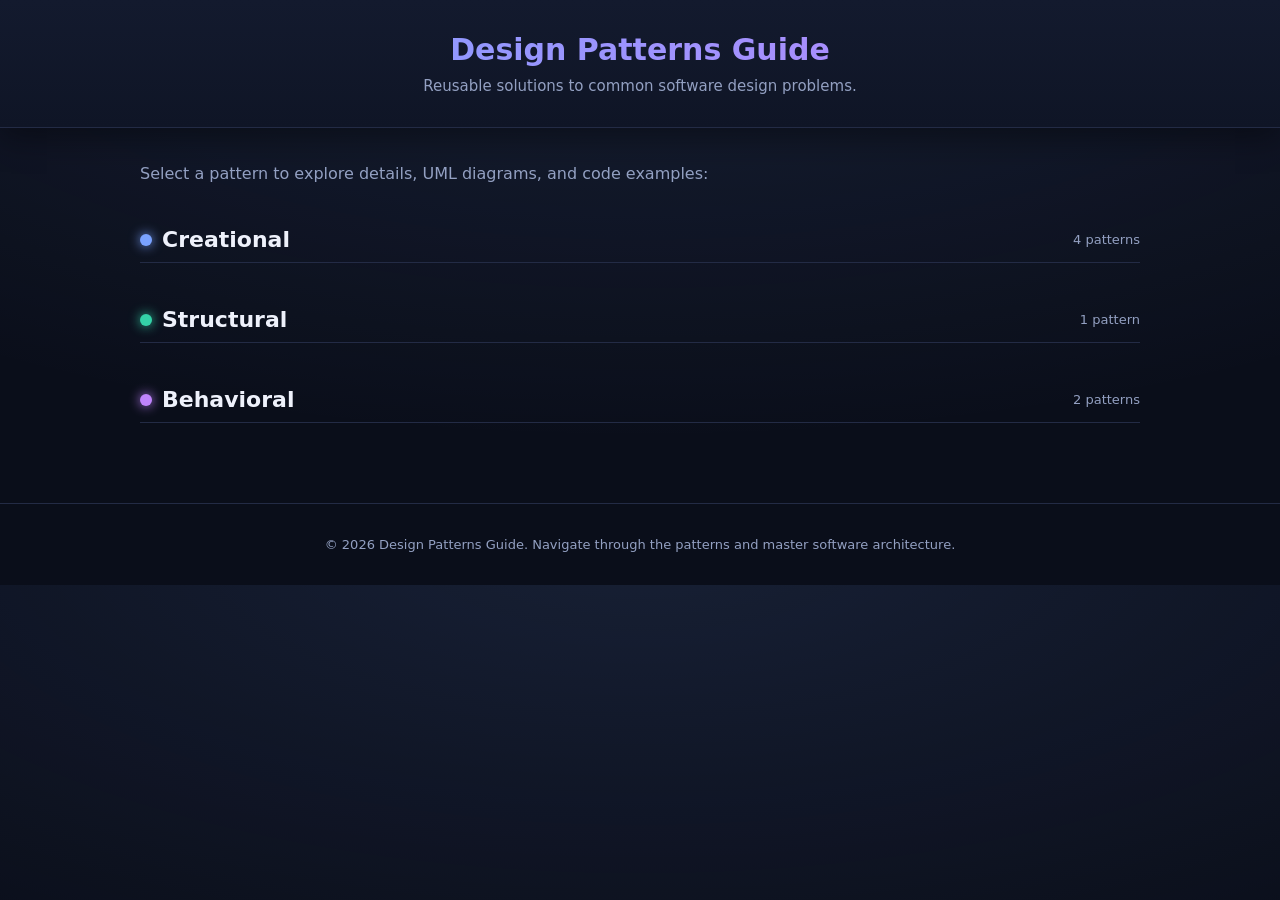
<file: index.html>
<!DOCTYPE html>
<html lang="en">

<head>
    <meta charset="utf-8" />
    <meta name="viewport" content="width=device-width, initial-scale=1" />
    <title>Design Patterns Guide</title>
    <meta name="description" content="A guide to software design patterns with links to individual pattern pages." />
    <link rel="stylesheet" href="style.css" />
</head>

<body>
    <header>
        <h1>Design Patterns Guide</h1>
        <p class="tagline">Reusable solutions to common software design problems.</p>
    </header>

    <div class="container">
        <p class="intro">Select a pattern to explore details, UML diagrams, and code examples:</p>

        <section class="pattern-category creational">
            <div class="category-heading">
                <span class="category-dot" aria-hidden="true"></span>
                <h2>Creational</h2>
                <span class="category-count">4 patterns</span>
            </div>
            <div class="cards-grid">
                <a href="./patterns/singleton/page.html" class="card-link">
                    <h3>Singleton</h3>
                    <p>Ensure a class has only one instance and provide a global point of access.</p>
                </a>
                <a href="./patterns/prototype/index.html" class="card-link">
                    <h3>Prototype</h3>
                    <p>Create new objects by cloning configured prototypes instead of building them from scratch.</p>
                </a>
                <a href="./patterns/factory-method/page.html" class="card-link">
                    <h3>Factory Method</h3>
                    <p>Define an interface for creating objects, but let subclasses alter the type of objects that will be created.</p>
                </a>
                <a href="./patterns/builder/page.html" class="card-link">
                    <h3>Builder</h3>
                    <p>Construct complex objects step by step. Produce different types and representations of an object using the same construction code.</p>
                </a>
            </div>
            
        </section>

        <section class="pattern-category structural">
            <div class="category-heading">
                <span class="category-dot" aria-hidden="true"></span>
                <h2>Structural</h2>
                <span class="category-count">1 pattern</span>
            </div>
            <div class="cards-grid">
                <a href="./patterns/facade/page1.html" class="card-link">
                    <h3>Facade</h3>
                    <p>Provide a simplified interface to a complex subsystem.</p>
                </a>
                <a href="./decorator/decorator.html" class="card-link">
                    <h3>Decorator</h3>
                    <p>Attach additional responsibilities to objects dynamically without changing their class.</p>
                </a>
                <a href="./patterns/adapter/page.html" class="card-link">
                    <h3>Adapter</h3>
                    <p>Convert the interface of a class into another interface clients expect.</p>
                </a>
                <a href="./patterns/composite/page.html" class="card-link">
                    <h3>Composite</h3>
                    <p>Lets you compose objects into tree structures and then work with these structures as if they were individual objects.</p>
                </a>
                <a href="./patterns/proxy/proxy.html" class="card-link">
                    <h3>Proxy</h3>
                    <p>Provide a simplified interface to a complex subsystem.</p>
                </a>
            </div>
        </section>

        <section class="pattern-category behavioral">
            <div class="category-heading">
                <span class="category-dot" aria-hidden="true"></span>
                <h2>Behavioral</h2>
                <span class="category-count">2 patterns</span>
            </div>
            <div class="cards-grid">
                <a href="./patterns/mediator/page.html" class="card-link">
                    <h3>Mediator</h3>
                    <p>Define an object that encapsulates how a set of objects interact.</p>
                </a>
                <a href="./patterns/command/page.html" class="card-link">
                    <h3>Command</h3>
                    <p>Turn a request into an object so it can be queued, delayed, logged, or undone.</p>
                </a>
            </div>
        </section>
    </div>
    <footer>
        <p>© 2026 Design Patterns Guide. Navigate through the patterns and master software architecture.</p>
    </footer>
</body>

</html>
</file>
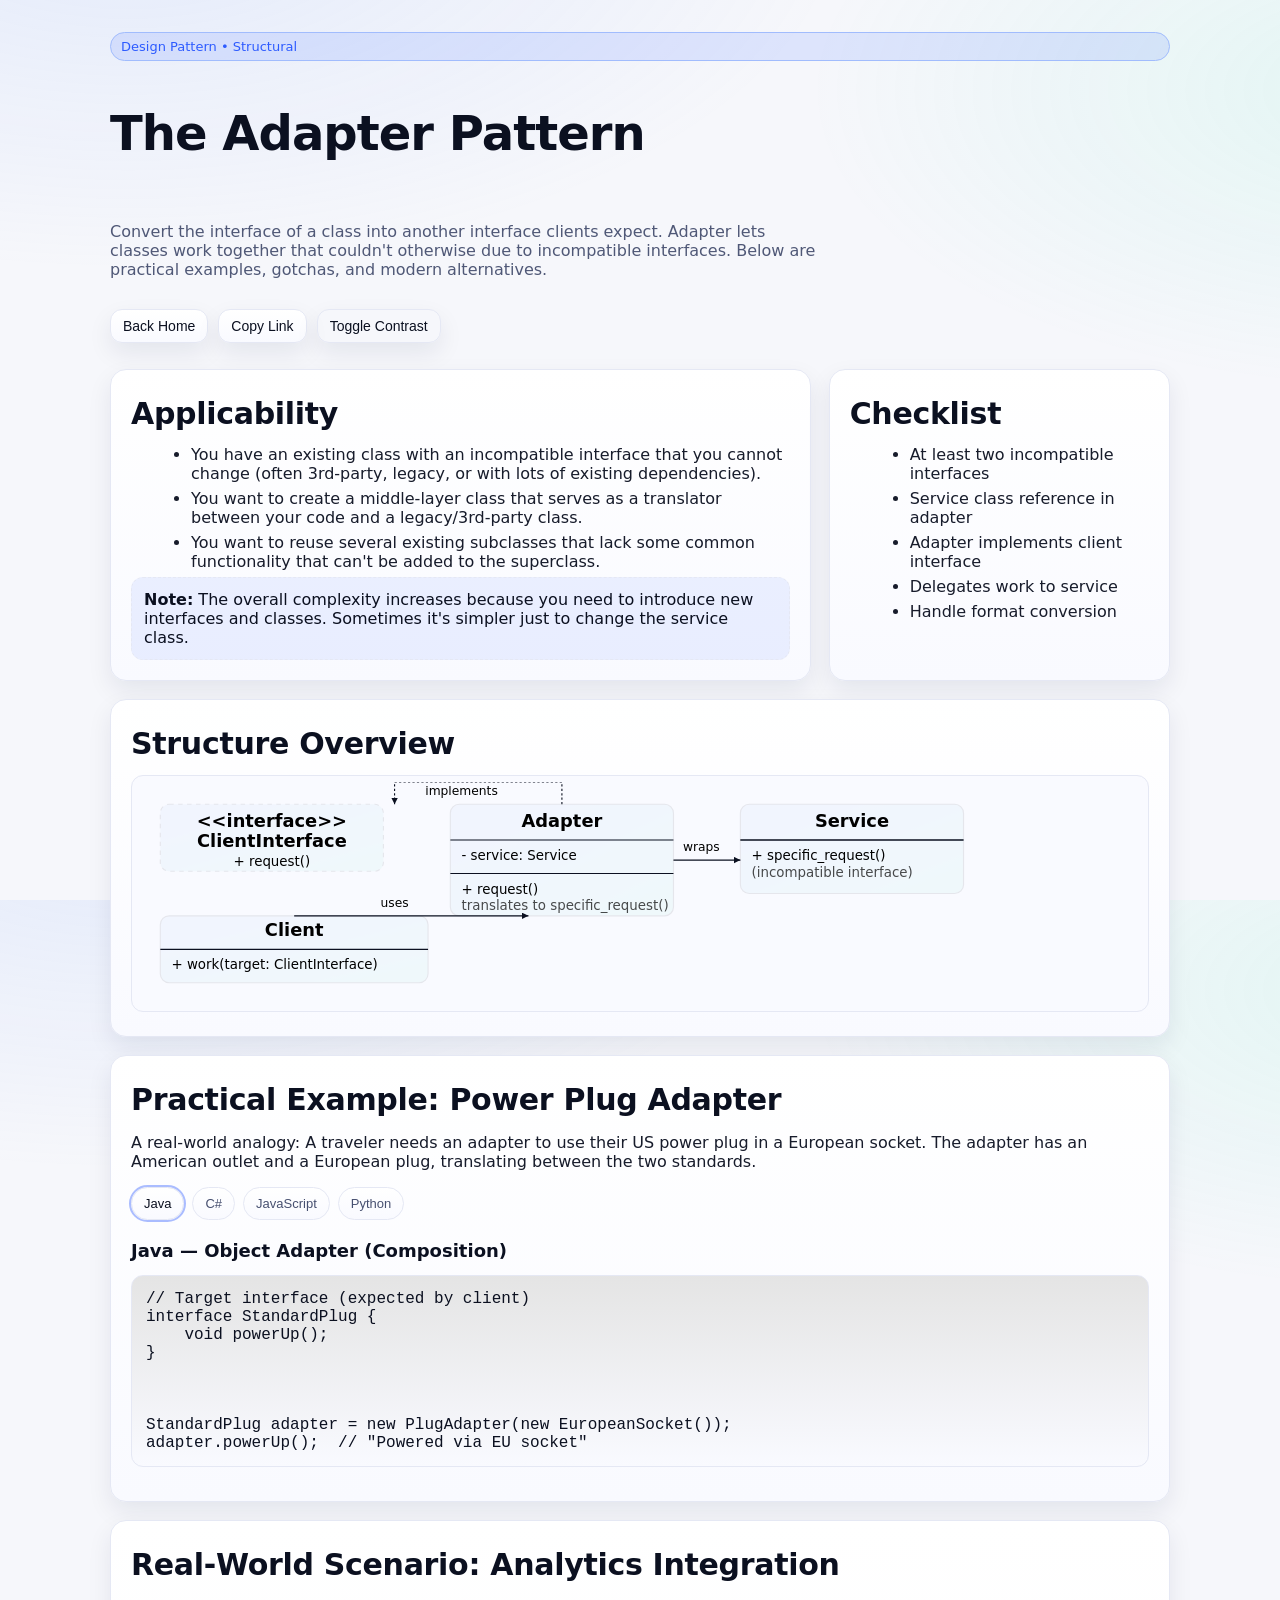
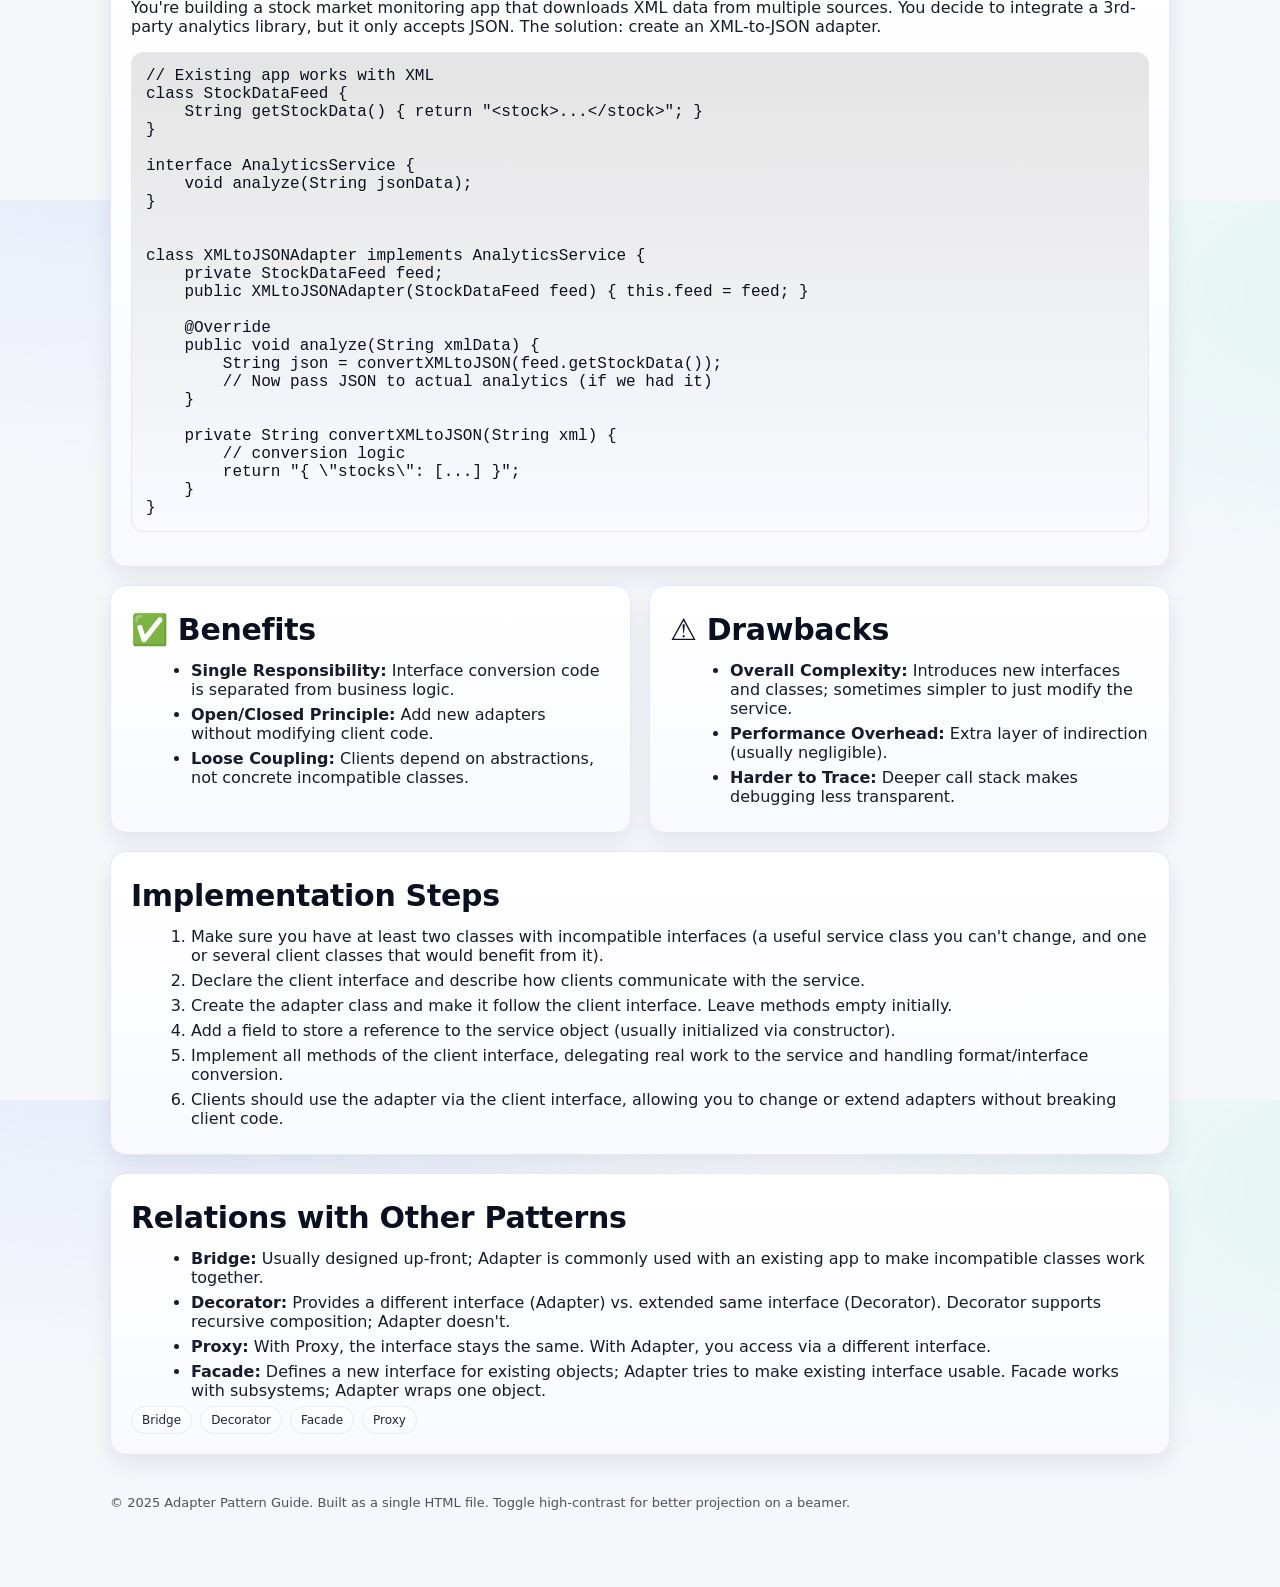
<file: patterns/adapter/page.html>
<!DOCTYPE html>
<html lang="en">

<head>
    <meta charset="utf-8" />
    <meta name="viewport" content="width=device-width, initial-scale=1" />
    <title>The Adapter Pattern — A Practical Guide</title>
    <meta name="description"
        content="A concise, practical guide to the Adapter design pattern with examples in Java, C#, JavaScript, and Python." />
    <link rel="stylesheet" href="style.css" />
</head>

<body>
    <div class="container">
        <header>
            <span class="badge" aria-label="Design Pattern">Design Pattern • Structural</span>
            <h1 class="title">The Adapter Pattern</h1>
            <p class="subtitle">Convert the interface of a class into another interface clients expect. Adapter lets classes work together that couldn't otherwise due to incompatible interfaces. Below are practical examples, gotchas, and modern alternatives.</p>
            <div class="toolbar">
                <button class="btn">
                    <a class="clear-styles" href="../../index.html">Back Home</a>
                </button>
                <button id="copyLink" class="btn" aria-label="Copy shareable link">Copy Link</button>
                <button id="toggleContrast" class="btn ghost" aria-label="Toggle high contrast">Toggle Contrast</button>
            </div>
        </header>

        <section class="grid">
            <article class="card span-8">
                <h2>Applicability</h2>
                <ul>
                    <li>You have an existing class with an incompatible interface that you cannot change (often 3rd-party, legacy, or with lots of existing dependencies).</li>
                    <li>You want to create a middle-layer class that serves as a translator between your code and a legacy/3rd-party class.</li>
                    <li>You want to reuse several existing subclasses that lack some common functionality that can't be added to the superclass.</li>
                </ul>
                <div class="callout" role="note">
                    <strong>Note:</strong> The overall complexity increases because you need to introduce new interfaces and classes. Sometimes it's simpler just to change the service class.
                </div>
            </article>

            <aside class="card span-4">
                <h2>Checklist</h2>
                <ul>
                    <li>At least two incompatible interfaces</li>
                    <li>Service class reference in adapter</li>
                    <li>Adapter implements client interface</li>
                    <li>Delegates work to service</li>
                    <li>Handle format conversion</li>
                </ul>
            </aside>

            <article class="card span-12">
                <h2>Structure Overview</h2>
                <svg class="diagram" viewBox="0 0 900 200" xmlns="http://www.w3.org/2000/svg" role="img"
                    aria-label="UML diagram of Adapter pattern">
                    <defs>
                        <linearGradient id="g" x1="0" y1="0" x2="1" y2="1">
                            <stop offset="0%" stop-color="#7aa2ff" stop-opacity="0.7" />
                            <stop offset="100%" stop-color="#55e6c1" stop-opacity="0.7" />
                        </linearGradient>
                    </defs>
                    <rect x="20" y="20" width="200" height="60" rx="8" fill="url(#g)" opacity="0.08"
                        stroke="currentColor" stroke-dasharray="4,4" />
                    <text x="120" y="40" text-anchor="middle" font-weight="600">&lt;&lt;interface&gt;&gt;</text>
                    <text x="120" y="58" text-anchor="middle" font-weight="600">ClientInterface</text>
                    <text x="120" y="75" text-anchor="middle" font-size="12">+ request()</text>

                    <rect x="280" y="20" width="200" height="100" rx="8" fill="url(#g)" opacity="0.08"
                        stroke="currentColor" />
                    <text x="380" y="40" text-anchor="middle" font-weight="600">Adapter</text>
                    <line x1="280" y1="52" x2="480" y2="52" stroke="currentColor" />
                    <text x="290" y="70" font-size="12">- service: Service</text>
                    <line x1="280" y1="82" x2="480" y2="82" stroke="currentColor" />
                    <text x="290" y="100" font-size="12">+ request()</text>
                    <text x="290" y="115" font-size="12" opacity="0.7">translates to specific_request()</text>

                    <rect x="540" y="20" width="200" height="80" rx="8" fill="url(#g)" opacity="0.08"
                        stroke="currentColor" />
                    <text x="640" y="40" text-anchor="middle" font-weight="600">Service</text>
                    <line x1="540" y1="52" x2="740" y2="52" stroke="currentColor" />
                    <line x1="540" y1="52" x2="740" y2="52" stroke="currentColor" />
                    <text x="550" y="70" font-size="12">+ specific_request()</text>
                    <text x="550" y="85" font-size="12" opacity="0.7">(incompatible interface)</text>

                    <rect x="20" y="120" width="240" height="60" rx="8" fill="url(#g)" opacity="0.08"
                        stroke="currentColor" />
                    <text x="140" y="138" text-anchor="middle" font-weight="600">Client</text>
                    <line x1="20" y1="150" x2="260" y2="150" stroke="currentColor" />
                    <text x="30" y="168" font-size="12">+ work(target: ClientInterface)</text>

                    <defs>
                        <marker id="arrow" markerWidth="10" markerHeight="10" refX="6" refY="3" orient="auto"
                            markerUnits="strokeWidth">
                            <path d="M0,0 L0,6 L6,3 z" fill="currentColor" />
                        </marker>
                        <marker id="arrow-dashed" markerWidth="10" markerHeight="10" refX="6" refY="3" orient="auto"
                            markerUnits="strokeWidth">
                            <path d="M0,0 L0,6 L6,3 z" fill="currentColor" />
                        </marker>
                    </defs>
                    <line x1="140" y1="120" x2="350" y2="120" stroke="currentColor" marker-end="url(#arrow)" />
                    <text x="230" y="112" text-anchor="middle" font-size="11">uses</text>
                    <path d="M 380 20 L 380 0 L 230 0 L 230 20" fill="none" stroke="currentColor" stroke-dasharray="2,2"
                        marker-end="url(#arrow)" />
                    <text x="290" y="12" text-anchor="middle" font-size="11">implements</text>
                    <line x1="480" y1="70" x2="540" y2="70" stroke="currentColor" marker-end="url(#arrow)" />
                    <text x="505" y="62" text-anchor="middle" font-size="11">wraps</text>
                </svg>
            </article>

            <article class="card span-12">
                <h2>Practical Example: Power Plug Adapter</h2>
                <p>A real‑world analogy: A traveler needs an adapter to use their US power plug in a European socket.
                    The adapter has an American outlet and a European plug, translating between the two standards.</p>

                <div class="tabs" id="langTabs">
                    <div class="tablist" role="tablist" aria-label="Languages">
                        <button class="tab" role="tab" aria-controls="tab-java" data-tab="java" data-active="true">Java</button>
                        <button class="tab" role="tab" aria-controls="tab-csharp" data-tab="csharp">C#</button>
                        <button class="tab" role="tab" aria-controls="tab-js" data-tab="js">JavaScript</button>
                        <button class="tab" role="tab" aria-controls="tab-py" data-tab="py">Python</button>
                    </div>

                    <section class="tabpanel active" id="tab-java" role="tabpanel" aria-labelledby="java">
                        <h3>Java — Object Adapter (Composition)</h3>
                        <pre><code>// Target interface (expected by client)
interface StandardPlug {
    void powerUp();
}



StandardPlug adapter = new PlugAdapter(new EuropeanSocket());
adapter.powerUp();  // "Powered via EU socket"
</code></pre>
                    </section>

                    <section class="tabpanel" id="tab-csharp" role="tabpanel" aria-labelledby="csharp">
                        <h3>C# — Object Adapter</h3>
                        <pre><code>// Target interface
public interface IStandardPlug
{
    void PowerUp();
}


public class EuropeanSocket
{
    public void ConnectEU()
    {
        Console.WriteLine("Powered via EU socket");
    }
}

public class PlugAdapter : IStandardPlug
{
    private readonly EuropeanSocket _socket;

    public PlugAdapter(EuropeanSocket socket)
    {
        _socket = socket;
    }

    public void PowerUp()
    {
        _socket.ConnectEU();
    }
}


IStandardPlug adapter = new PlugAdapter(new EuropeanSocket());
adapter.PowerUp();
</code></pre>
                    </section>

                    <section class="tabpanel" id="tab-js" role="tabpanel" aria-labelledby="js">
                        <h3>JavaScript — Object Adapter</h3>
                        <pre><code>// Target interface (duck typing)
class StandardPlug {
    powerUp() {
        throw new Error('Must be implemented');
    }
}

// Existing service
class EuropeanSocket {
    connectEU() {
        console.log('Powered via EU socket');
    }
}

// Adapter: wraps EuropeanSocket
class PlugAdapter extends StandardPlug {
    constructor(socket) {
        super();
        this.socket = socket;
    }

    powerUp() {
        // Translate to actual service method
        this.socket.connectEU();
    }
}

// Usage
const adapter = new PlugAdapter(new EuropeanSocket());
adapter.powerUp();  // "Powered via EU socket"
</code></pre>
                    </section>

                    <section class="tabpanel" id="tab-py" role="tabpanel" aria-labelledby="py">
                        <h3>Python — Object Adapter</h3>
                        <pre><code>from abc import ABC, abstractmethod

# Target interface
class StandardPlug(ABC):
    @abstractmethod
    def power_up(self):
        pass

# Existing service (incompatible)
class EuropeanSocket:
    def connect_eu(self):
        print("Powered via EU socket")

# Adapter: implements target, wraps service
class PlugAdapter(StandardPlug):
    def __init__(self, socket: EuropeanSocket):
        self._socket = socket

    def power_up(self):
        # Translate to actual service
        self._socket.connect_eu()


adapter = PlugAdapter(EuropeanSocket())
adapter.power_up()  # "Powered via EU socket"
</code></pre>
                    </section>
                </div>
            </article>

            <article class="card span-12">
                <h2>Real‑World Scenario: Analytics Integration</h2>
                <p>You're building a stock market monitoring app that downloads XML data from multiple sources.
                    You decide to integrate a 3rd-party analytics library, but it only accepts JSON.
                    The solution: create an XML‑to‑JSON adapter.</p>
                <pre><code>// Existing app works with XML
class StockDataFeed {
    String getStockData() { return "&lt;stock&gt;...&lt;/stock&gt;"; }
}

interface AnalyticsService {
    void analyze(String jsonData);
}


class XMLtoJSONAdapter implements AnalyticsService {
    private StockDataFeed feed;
    public XMLtoJSONAdapter(StockDataFeed feed) { this.feed = feed; }

    @Override
    public void analyze(String xmlData) {
        String json = convertXMLtoJSON(feed.getStockData());
        // Now pass JSON to actual analytics (if we had it)
    }

    private String convertXMLtoJSON(String xml) {
        // conversion logic
        return "{ \"stocks\": [...] }";
    }
}
</code></pre>
            </article>

            <article class="card span-6">
                <h2>✅ Benefits</h2>
                <ul>
                    <li><strong>Single Responsibility:</strong> Interface conversion code is separated from business logic.</li>
                    <li><strong>Open/Closed Principle:</strong> Add new adapters without modifying client code.</li>
                    <li><strong>Loose Coupling:</strong> Clients depend on abstractions, not concrete incompatible classes.</li>
                </ul>
            </article>

            <article class="card span-6">
                <h2>⚠️ Drawbacks</h2>
                <ul>
                    <li><strong>Overall Complexity:</strong> Introduces new interfaces and classes; sometimes simpler to just modify the service.</li>
                    <li><strong>Performance Overhead:</strong> Extra layer of indirection (usually negligible).</li>
                    <li><strong>Harder to Trace:</strong> Deeper call stack makes debugging less transparent.</li>
                </ul>
            </article>

            <article class="card span-12">
                <h2>Implementation Steps</h2>
                <ol style="margin: 8px 0 0 20px; color: var(--text); opacity: 0.95;">
                    <li style="margin: 6px 0;">Make sure you have at least two classes with incompatible interfaces (a useful service class you can't change, and one or several client classes that would benefit from it).</li>
                    <li style="margin: 6px 0;">Declare the client interface and describe how clients communicate with the service.</li>
                    <li style="margin: 6px 0;">Create the adapter class and make it follow the client interface. Leave methods empty initially.</li>
                    <li style="margin: 6px 0;">Add a field to store a reference to the service object (usually initialized via constructor).</li>
                    <li style="margin: 6px 0;">Implement all methods of the client interface, delegating real work to the service and handling format/interface conversion.</li>
                    <li style="margin: 6px 0;">Clients should use the adapter via the client interface, allowing you to change or extend adapters without breaking client code.</li>
                </ol>
            </article>

            <article class="card span-12">
                <h2>Relations with Other Patterns</h2>
                <ul>
                    <li><strong>Bridge:</strong> Usually designed up-front; Adapter is commonly used with an existing app to make incompatible classes work together.</li>
                    <li><strong>Decorator:</strong> Provides a different interface (Adapter) vs. extended same interface (Decorator). Decorator supports recursive composition; Adapter doesn't.</li>
                    <li><strong>Proxy:</strong> With Proxy, the interface stays the same. With Adapter, you access via a different interface.</li>
                    <li><strong>Facade:</strong> Defines a new interface for existing objects; Adapter tries to make existing interface usable. Facade works with subsystems; Adapter wraps one object.</li>
                </ul>
                <div class="pill-list" aria-label="Related">
                    <span class="pill">Bridge</span>
                    <span class="pill">Decorator</span>
                    <span class="pill">Facade</span>
                    <span class="pill">Proxy</span>
                </div>
            </article>
        </section>

        <footer>
            <p>© 2025 Adapter Pattern Guide. Built as a single HTML file. Toggle high‑contrast for better projection on a beamer.</p>
        </footer>
    </div>

    <script src="script.js"></script>
</body>

</html>
</file>
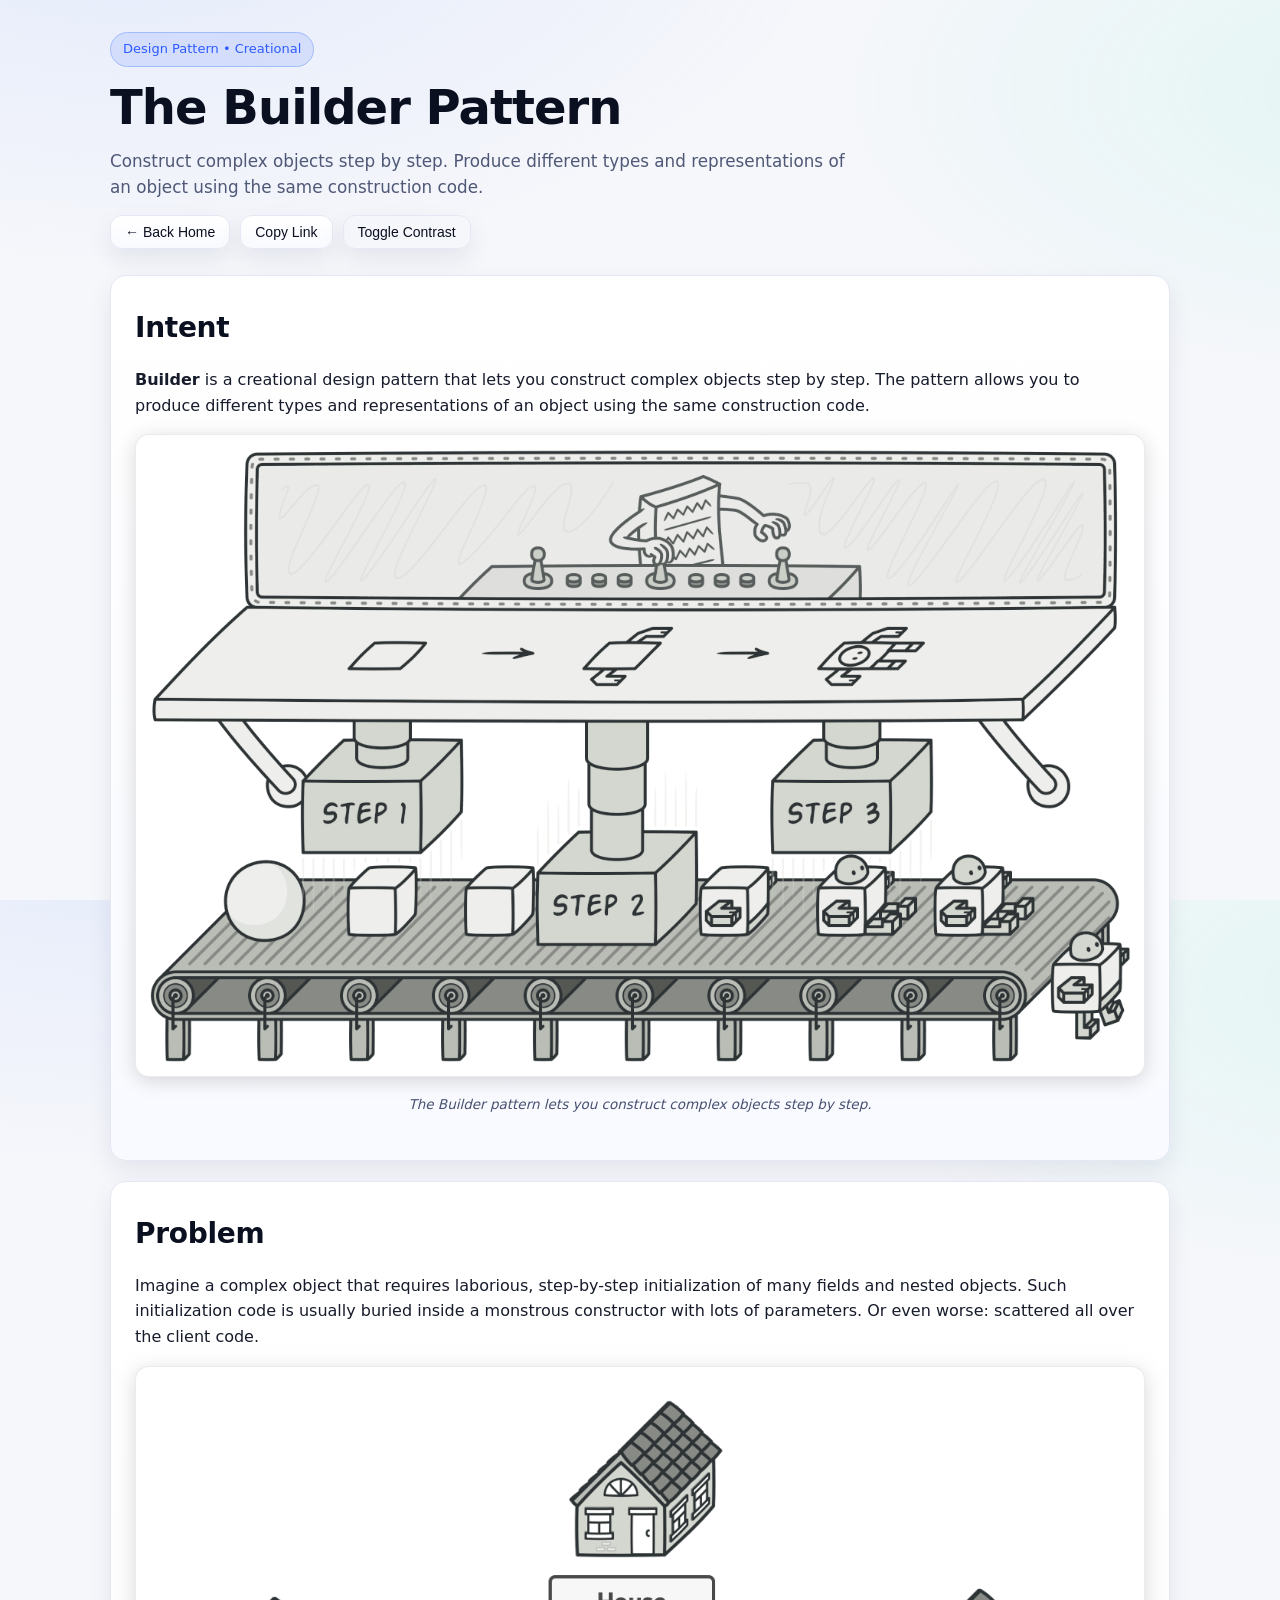
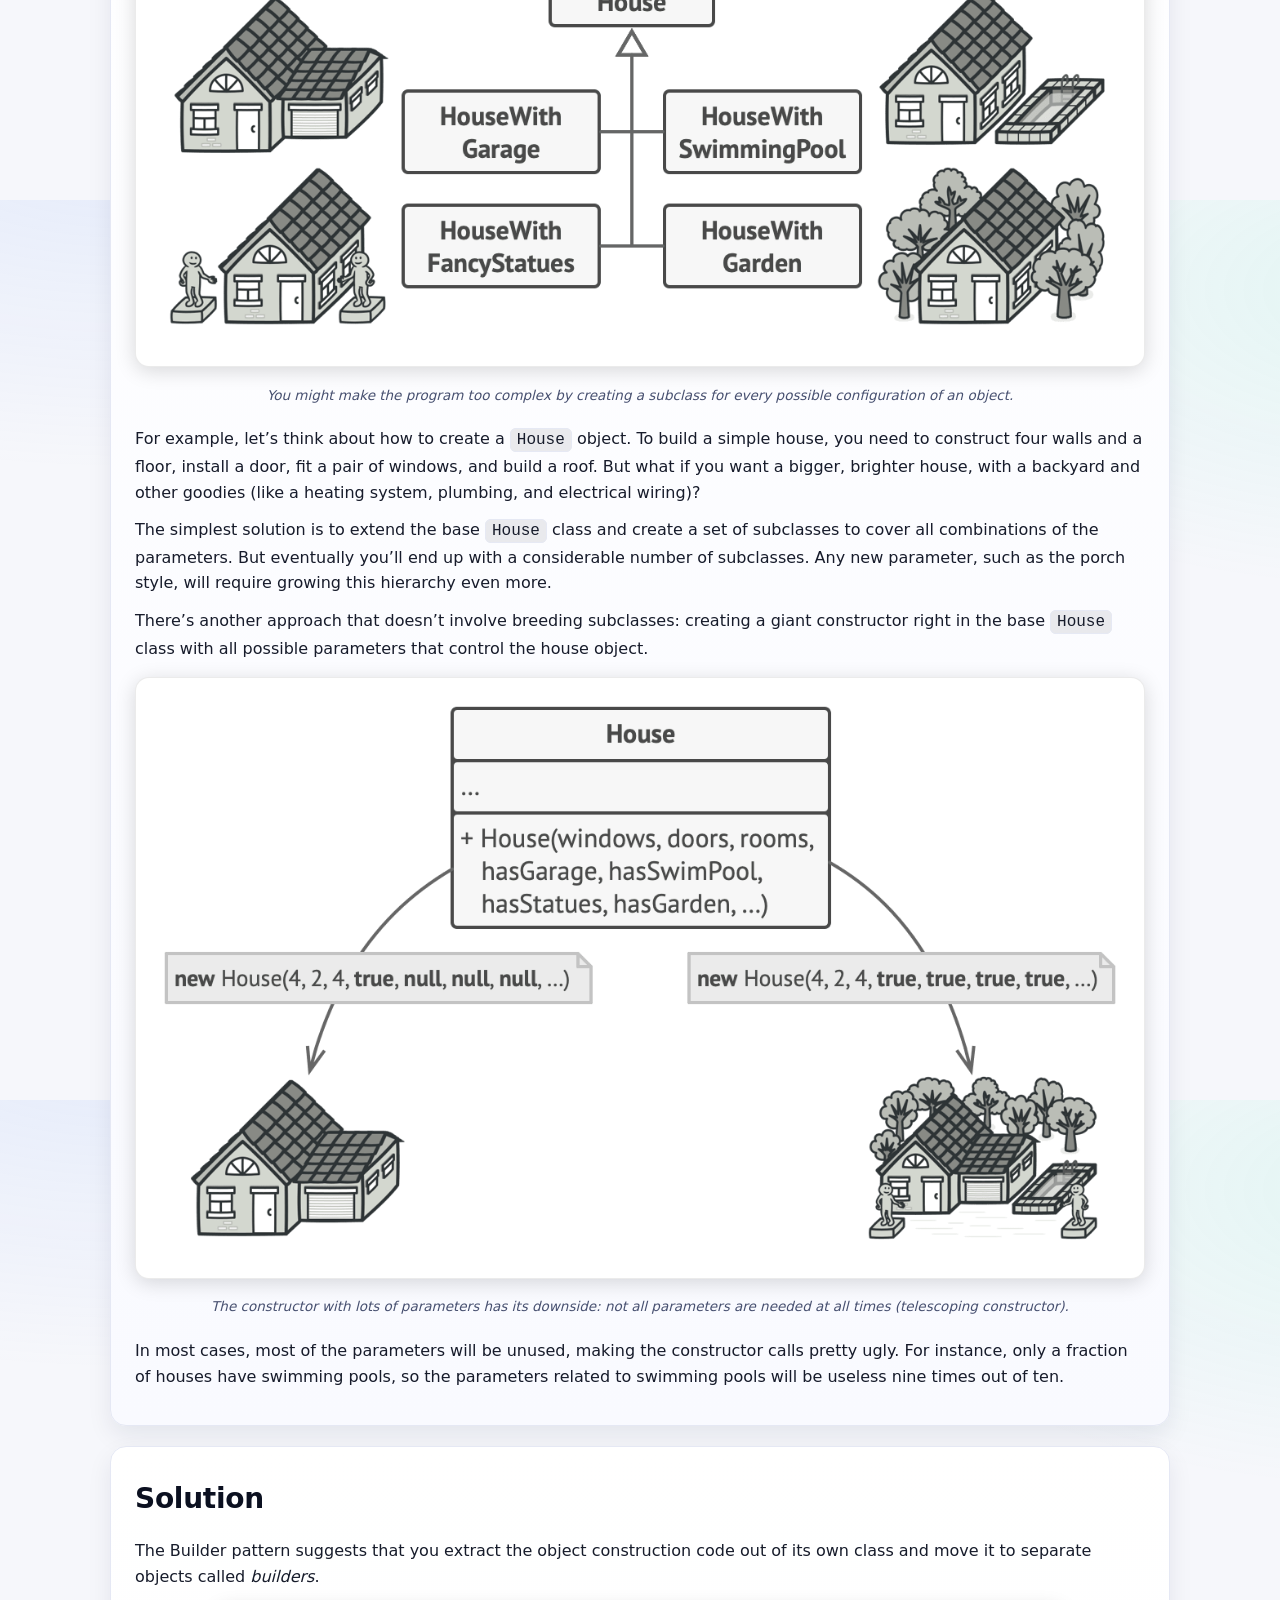
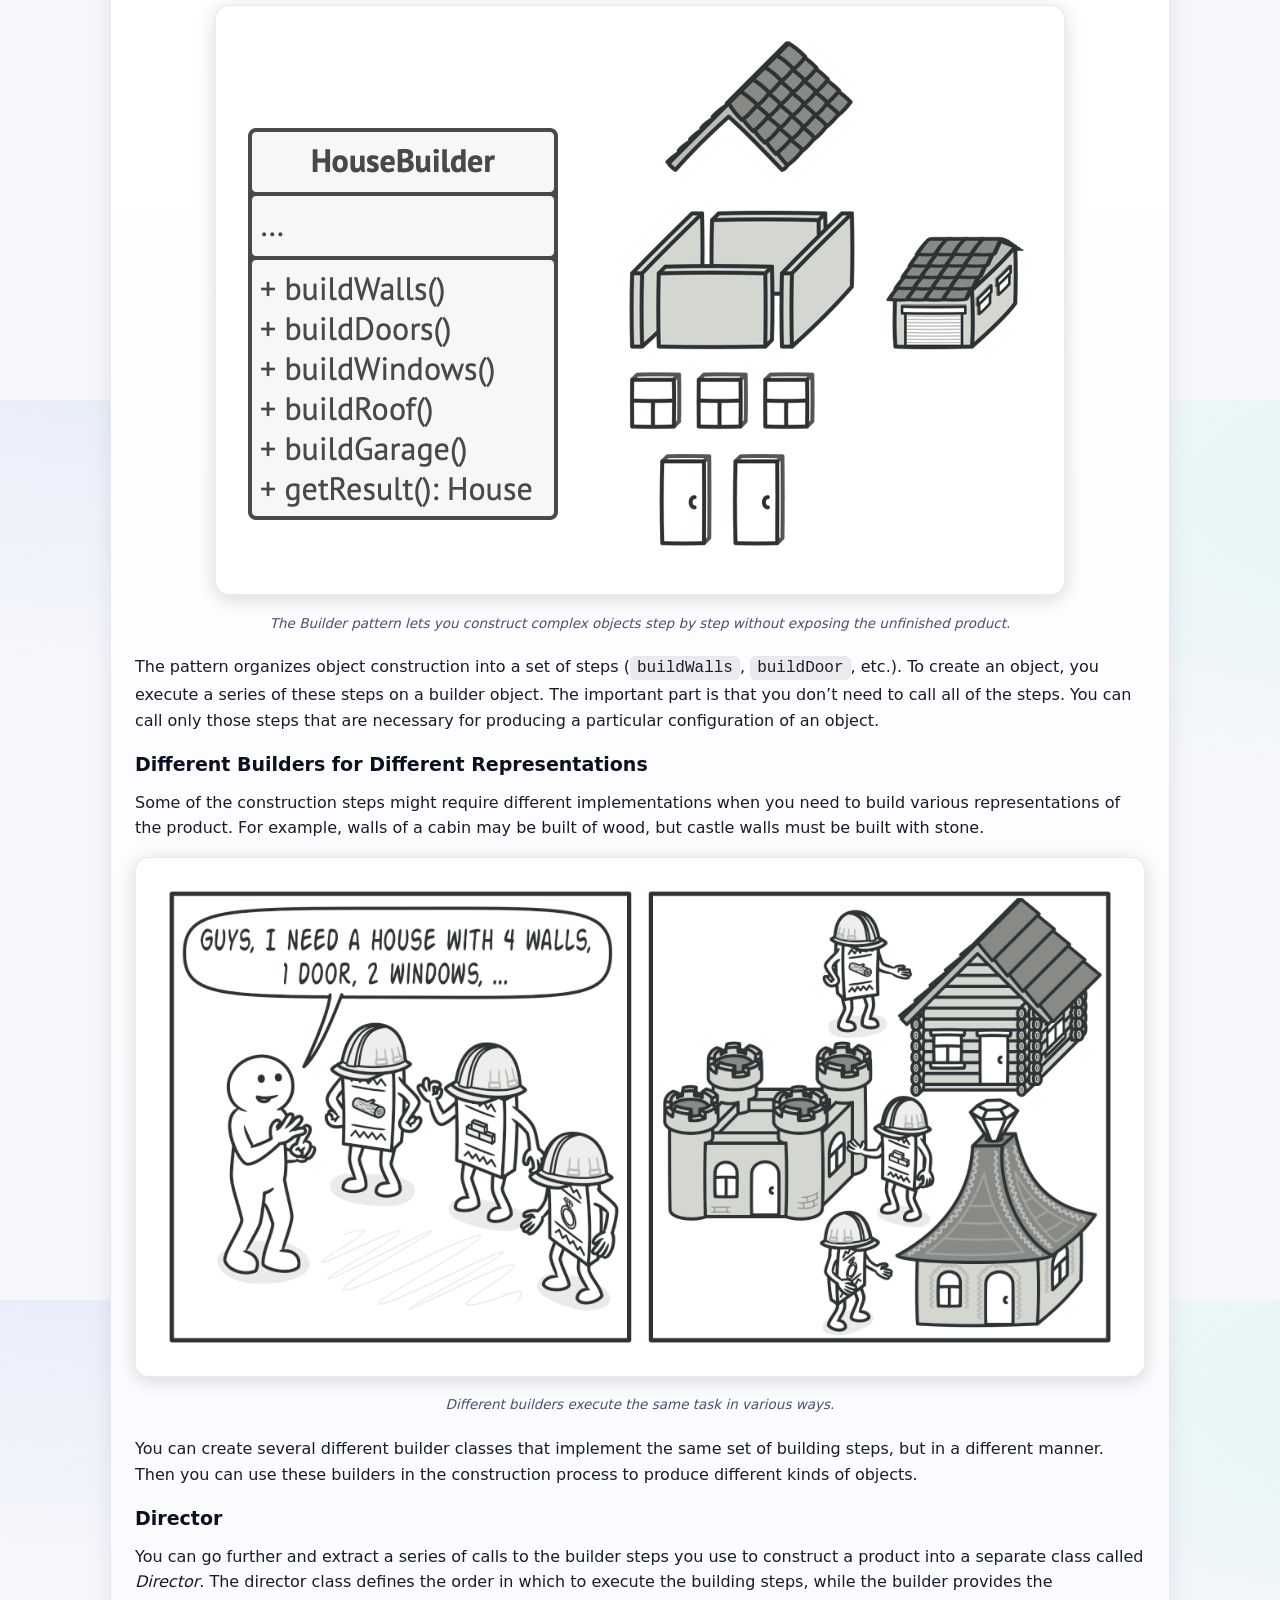
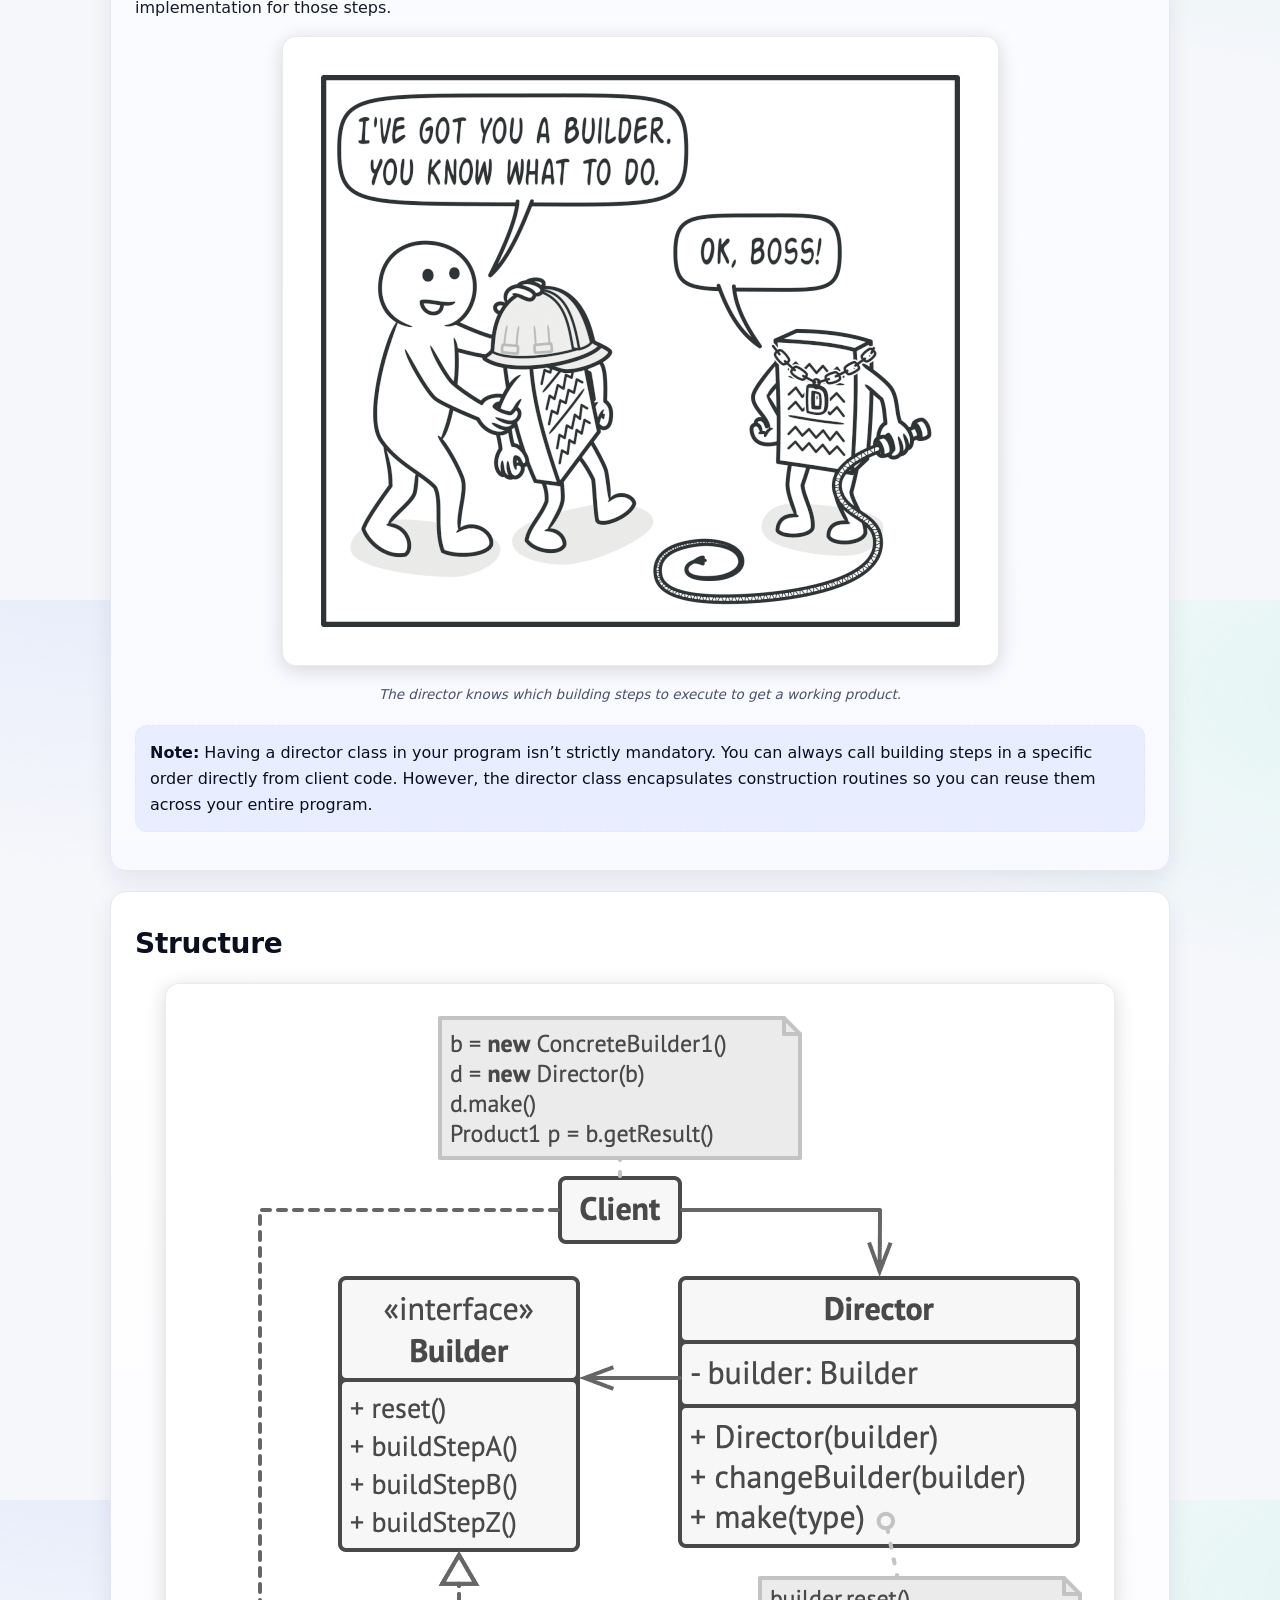
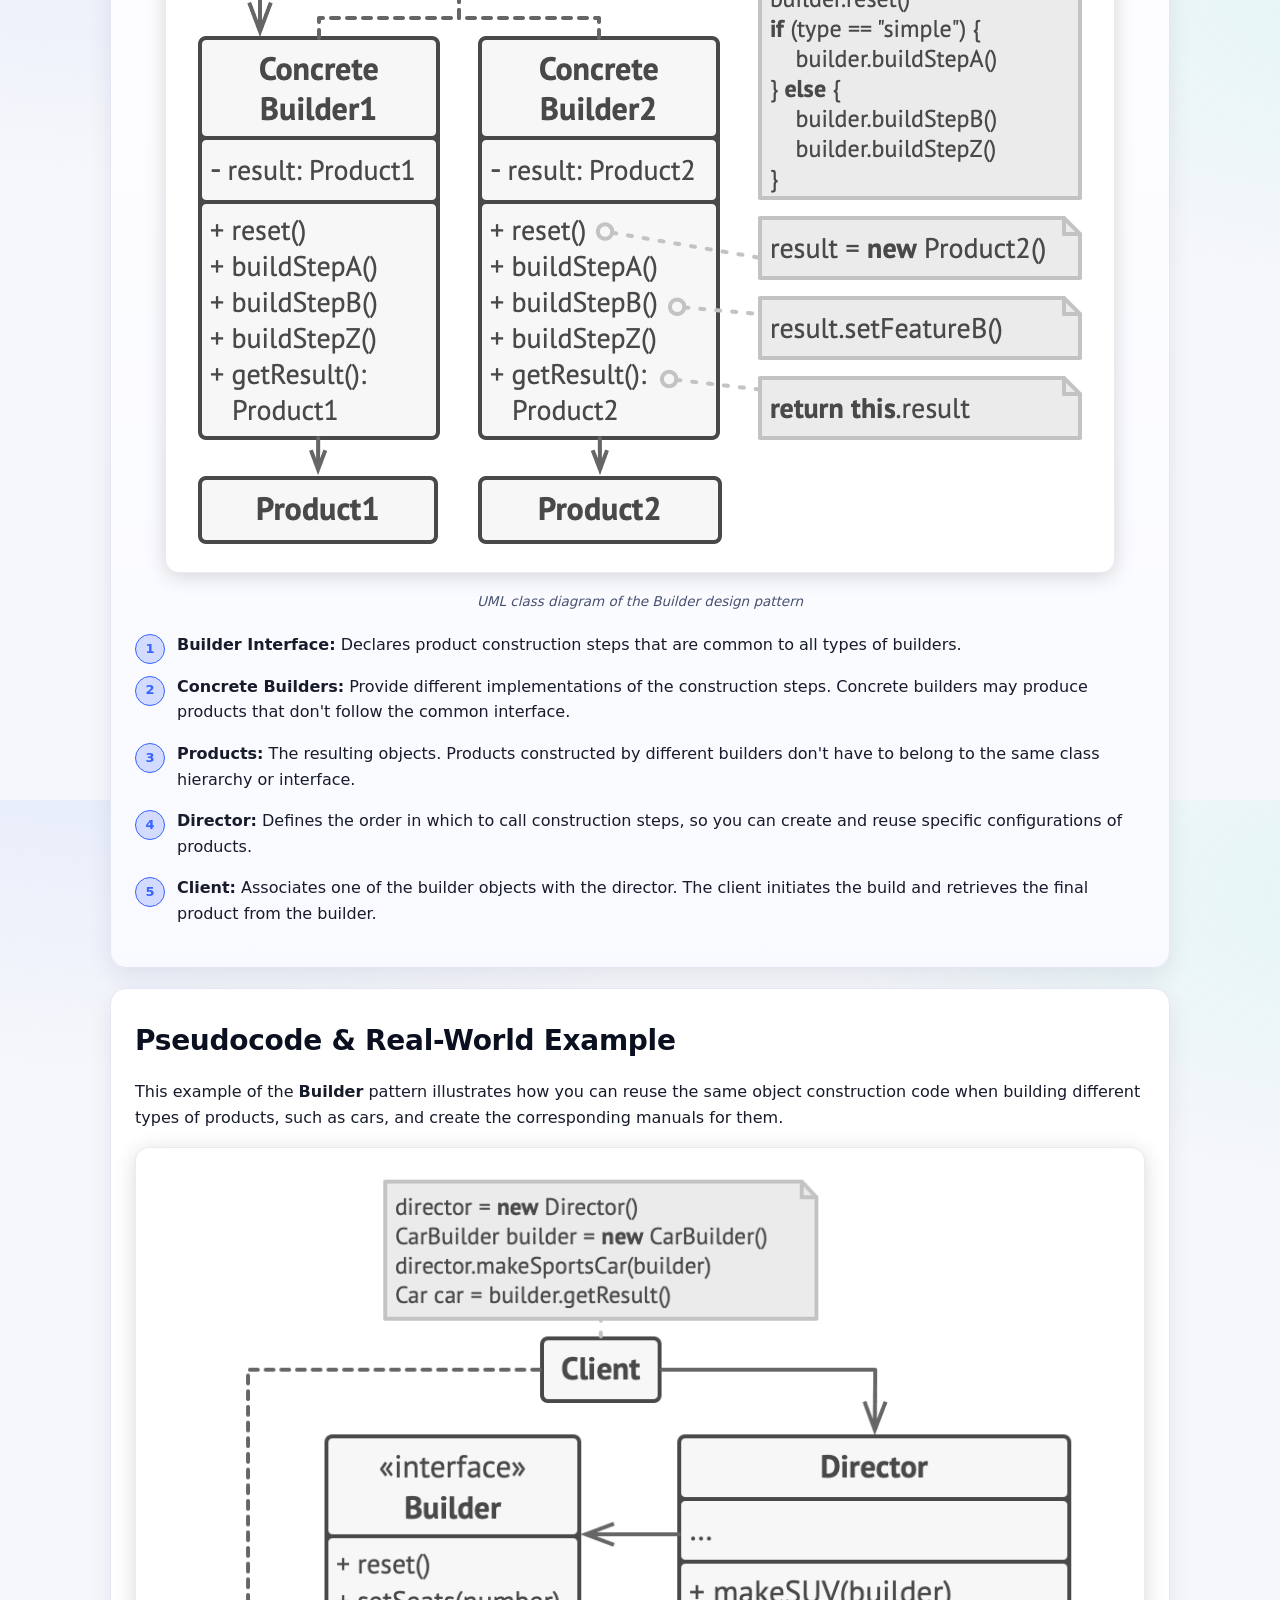
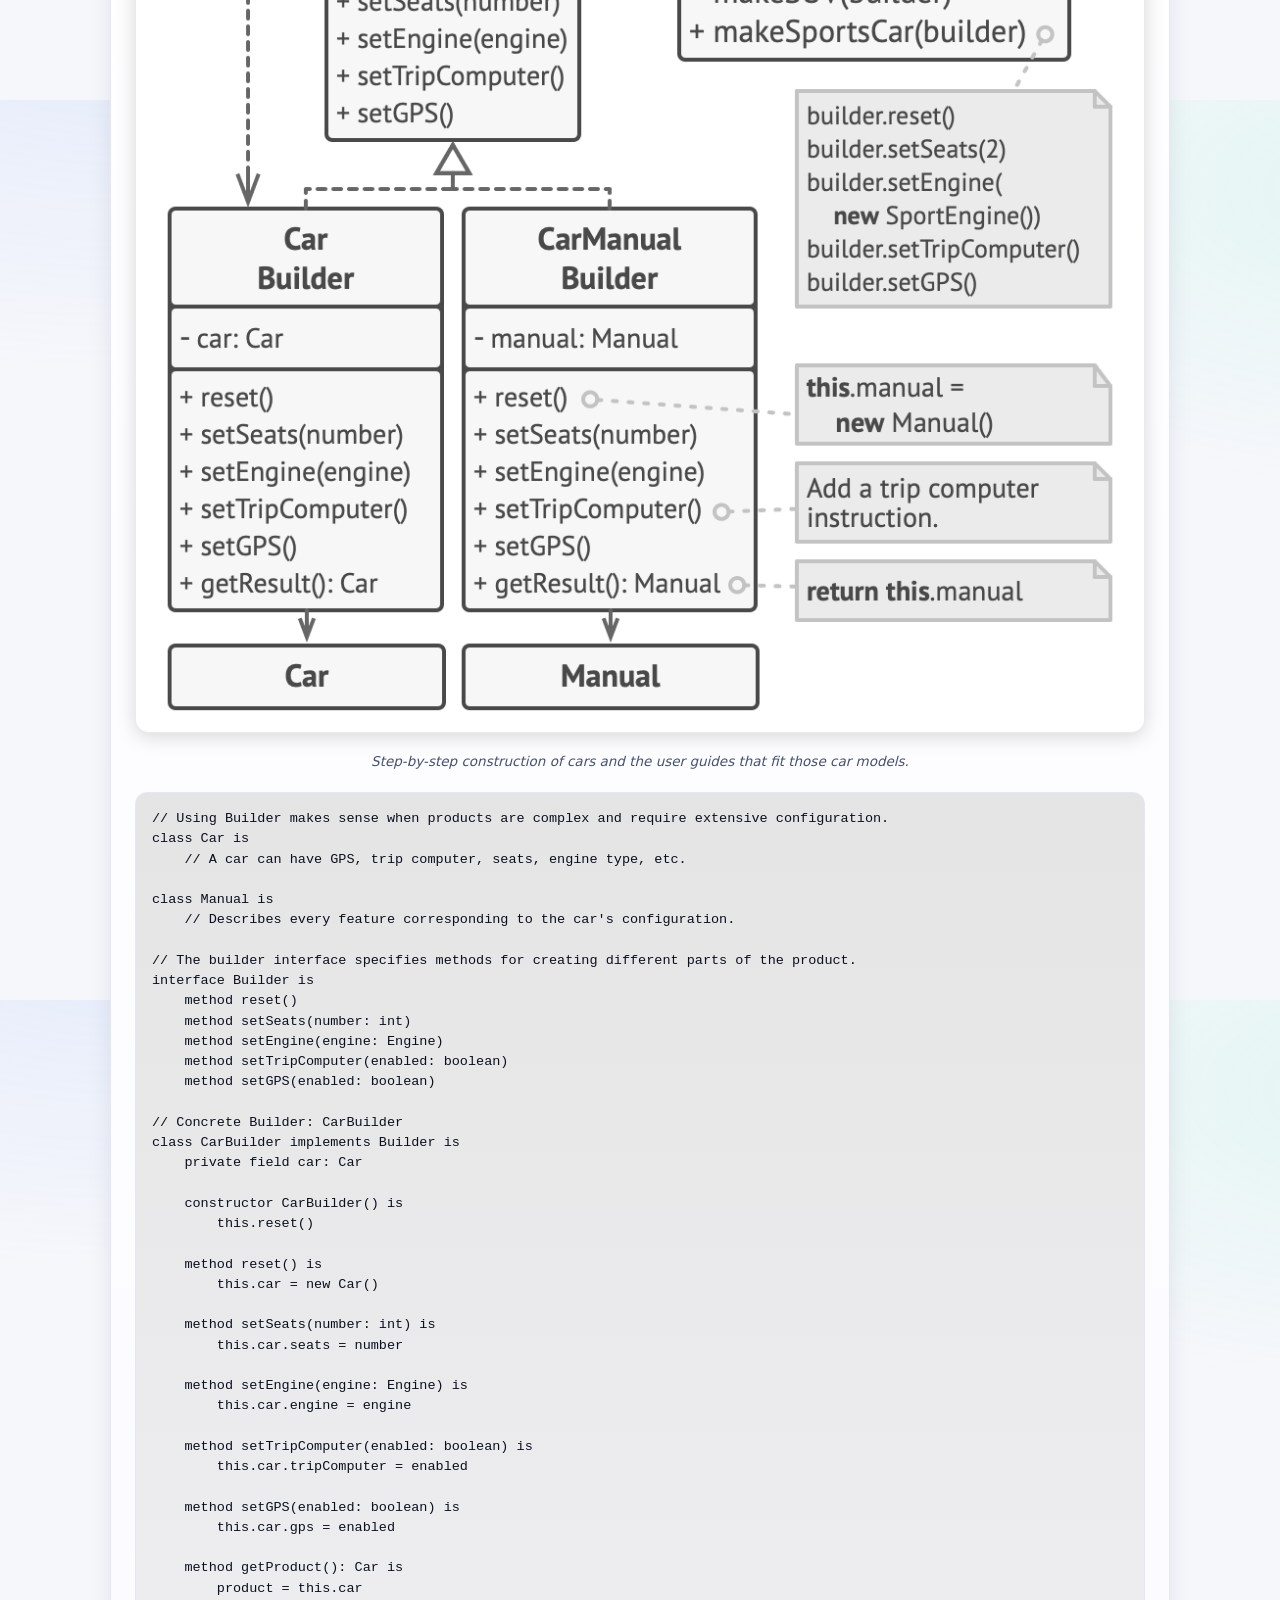
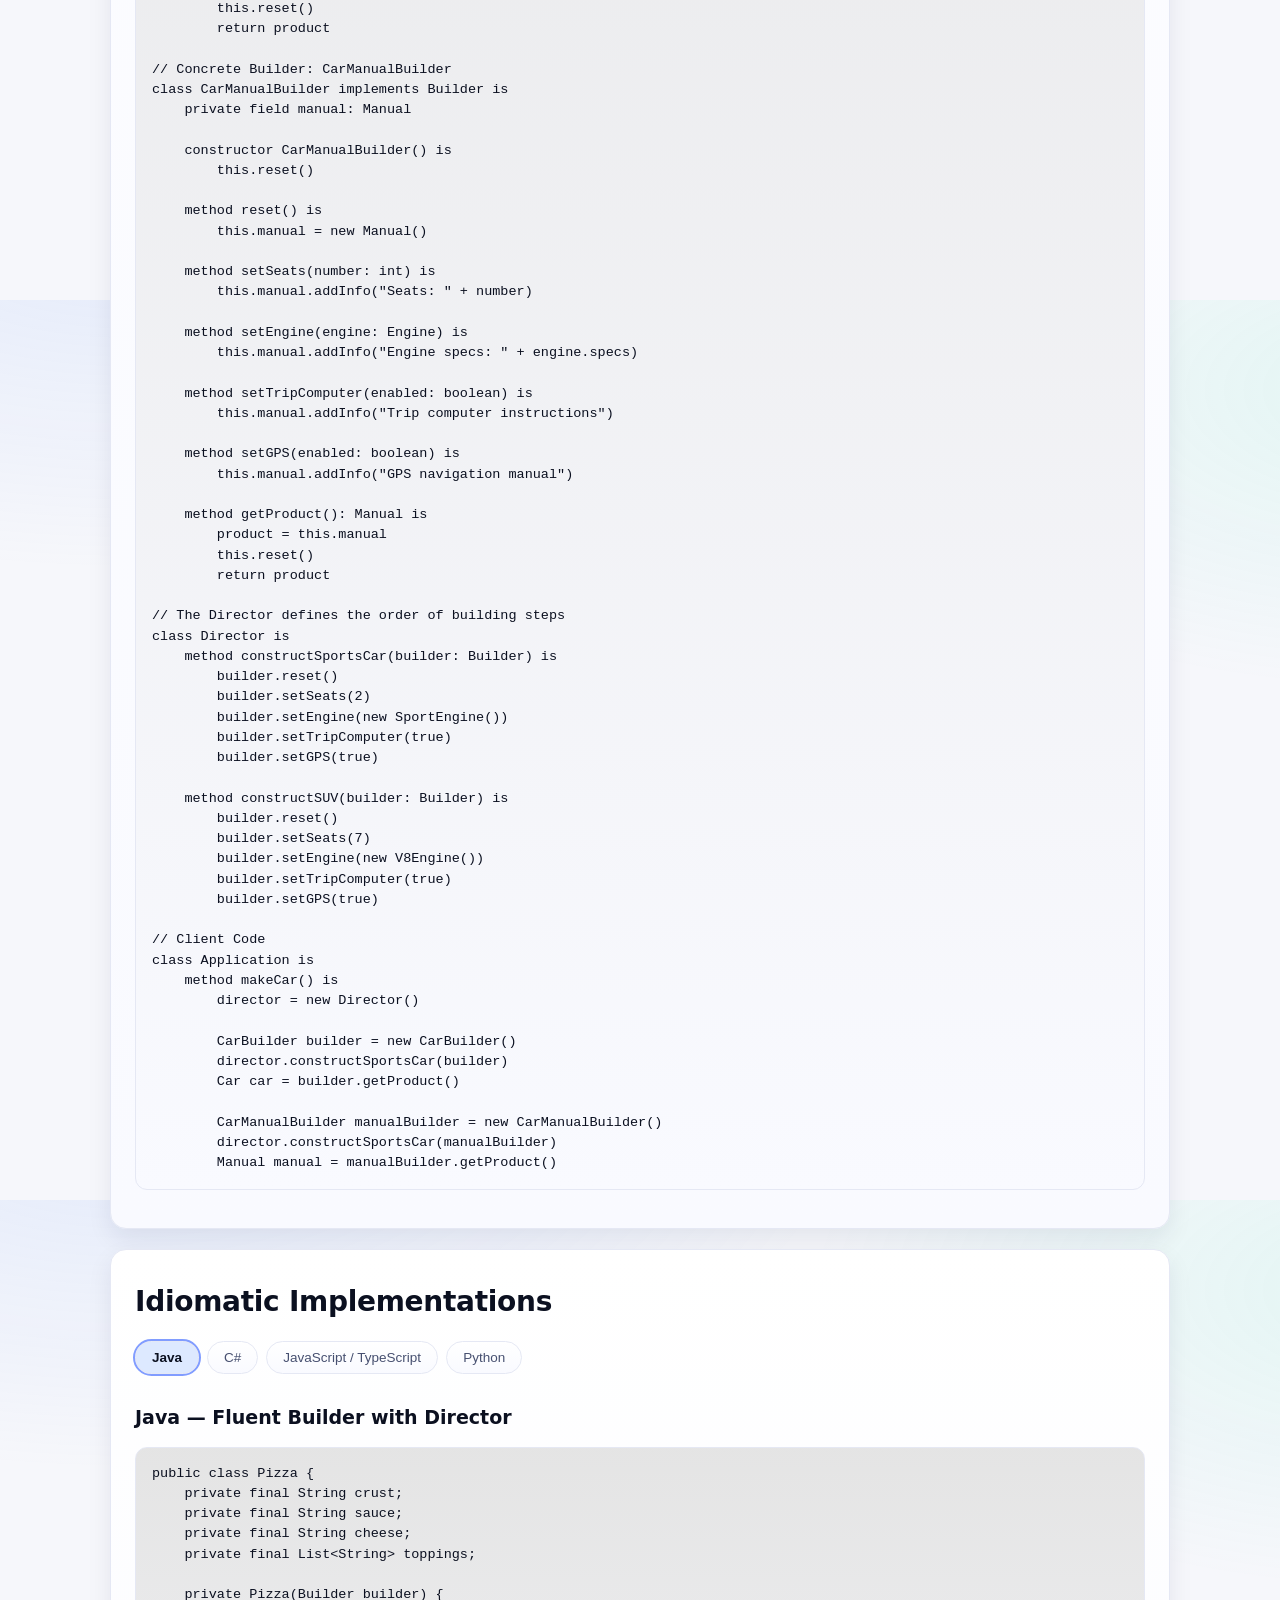
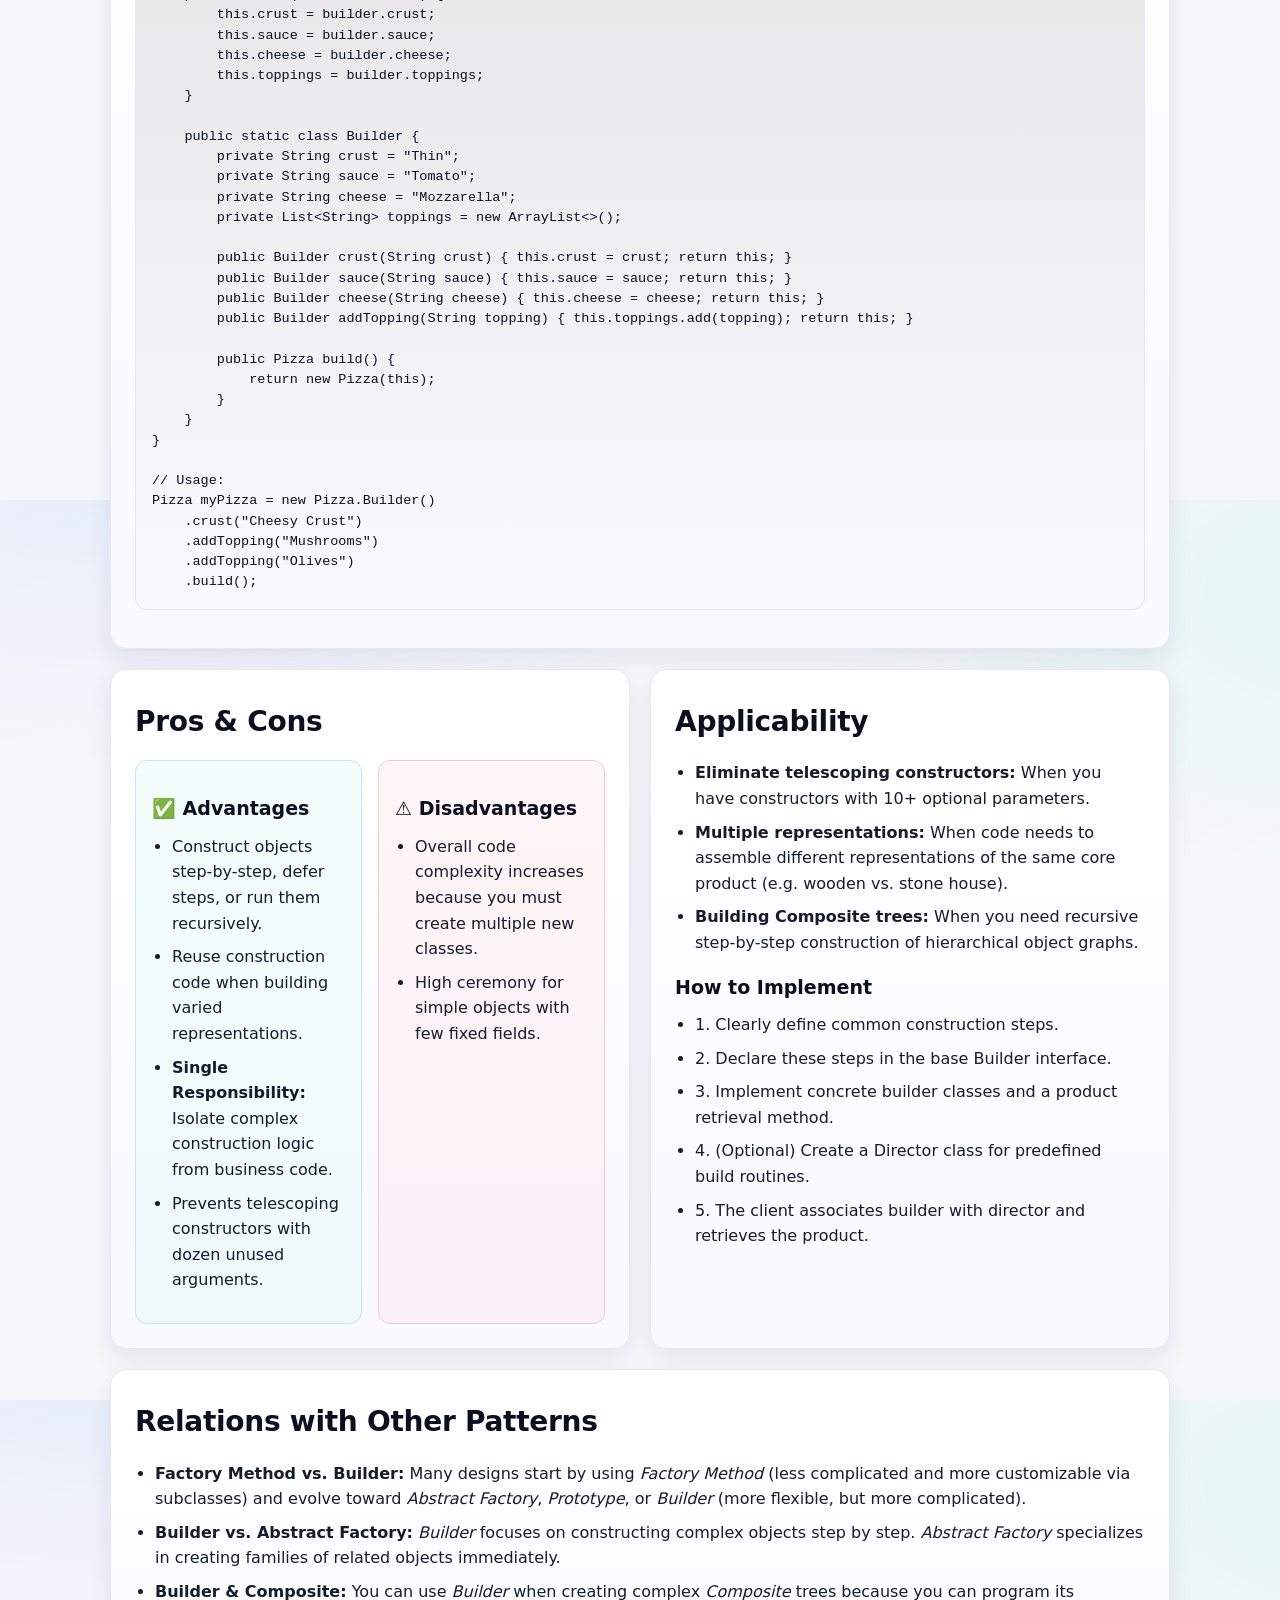
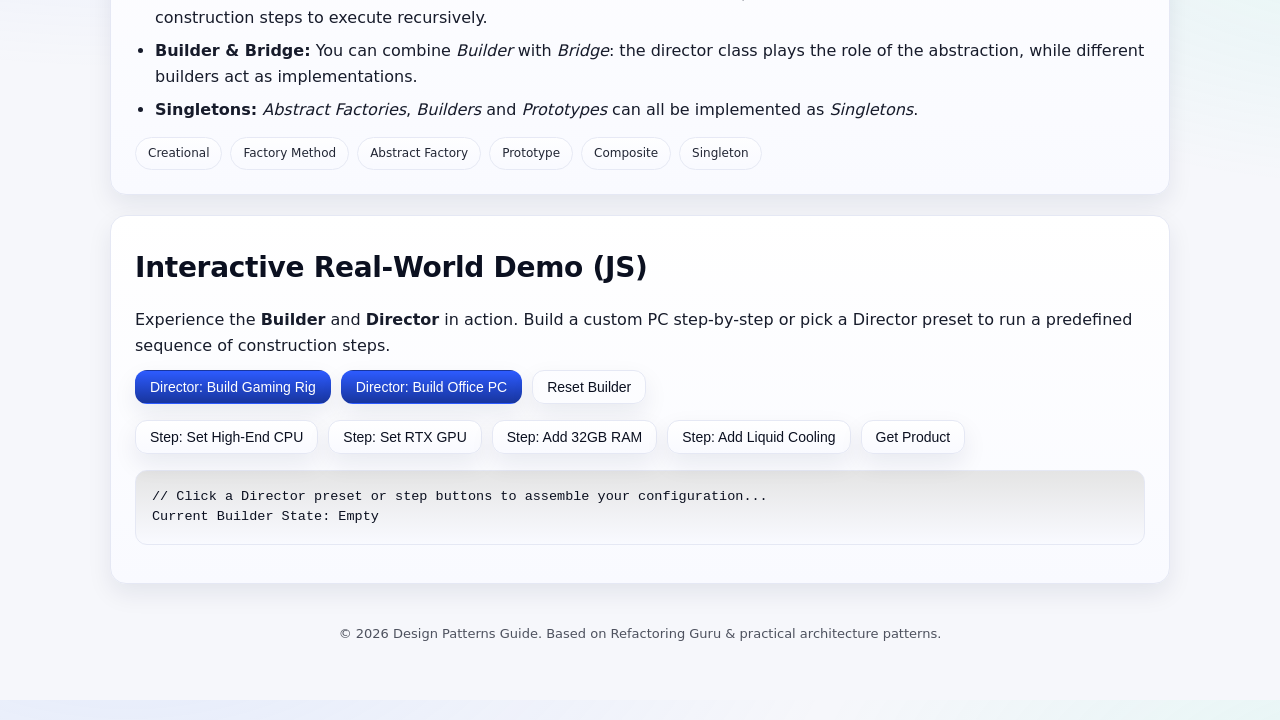
<file: patterns/builder/page.html>
<!DOCTYPE html>
<html lang="en">

<head>
    <meta charset="utf-8" />
    <meta name="viewport" content="width=device-width, initial-scale=1" />
    <title>The Builder Pattern — A Practical Guide</title>
    <meta name="description"
        content="A comprehensive guide to the Builder design pattern based on Refactoring Guru with diagrams and examples." />
    <link rel="stylesheet" href="style.css" />
</head>

<body>
    <div class="container">
        <header>
            <span class="badge" aria-label="Design Pattern">Design Pattern • Creational</span>
            <h1 class="title">The Builder Pattern</h1>
            <p class="subtitle">Construct complex objects step by step. Produce different types and representations of an object using the same construction code.</p>
            <div class="toolbar">
                <button class="btn">
                    <a class="clear-styles" href="../../index.html">← Back Home</a>
                </button>
                <button id="copyLink" class="btn" aria-label="Copy shareable link">Copy Link</button>
                <button id="toggleContrast" class="btn ghost" aria-label="Toggle high contrast">Toggle Contrast</button>
            </div>
        </header>

        <section class="grid">
            <!-- INTENT -->
            <article class="card span-12">
                <h2>Intent</h2>
                <p><strong>Builder</strong> is a creational design pattern that lets you construct complex objects step by step. The pattern allows you to produce different types and representations of an object using the same construction code.</p>
                <figure>
                    <div class="diagram-card">
                        <img src="../../img/builder-1.png" alt="Builder design pattern intent illustration" />
                    </div>
                    <figcaption>The Builder pattern lets you construct complex objects step by step.</figcaption>
                </figure>
            </article>

            <!-- PROBLEM -->
            <article class="card span-12">
                <h2>Problem</h2>
                <p>Imagine a complex object that requires laborious, step-by-step initialization of many fields and nested objects. Such initialization code is usually buried inside a monstrous constructor with lots of parameters. Or even worse: scattered all over the client code.</p>
                
                <figure>
                    <div class="diagram-card">
                        <img src="../../img/builder-2.png" alt="Lots of subclasses create another problem" />
                    </div>
                    <figcaption>You might make the program too complex by creating a subclass for every possible configuration of an object.</figcaption>
                </figure>

                <p>For example, let’s think about how to create a <code class="inline">House</code> object. To build a simple house, you need to construct four walls and a floor, install a door, fit a pair of windows, and build a roof. But what if you want a bigger, brighter house, with a backyard and other goodies (like a heating system, plumbing, and electrical wiring)?</p>
                <p>The simplest solution is to extend the base <code class="inline">House</code> class and create a set of subclasses to cover all combinations of the parameters. But eventually you’ll end up with a considerable number of subclasses. Any new parameter, such as the porch style, will require growing this hierarchy even more.</p>
                <p>There’s another approach that doesn’t involve breeding subclasses: creating a giant constructor right in the base <code class="inline">House</code> class with all possible parameters that control the house object.</p>

                <figure>
                    <div class="diagram-card">
                        <img src="../../img/builder-3.png" alt="The telescoping constructor" />
                    </div>
                    <figcaption>The constructor with lots of parameters has its downside: not all parameters are needed at all times (telescoping constructor).</figcaption>
                </figure>

                <p>In most cases, most of the parameters will be unused, making the constructor calls pretty ugly. For instance, only a fraction of houses have swimming pools, so the parameters related to swimming pools will be useless nine times out of ten.</p>
            </article>

            <!-- SOLUTION -->
            <article class="card span-12">
                <h2>Solution</h2>
                <p>The Builder pattern suggests that you extract the object construction code out of its own class and move it to separate objects called <em>builders</em>.</p>
                
                <figure>
                    <div class="diagram-card">
                        <img src="../../img/builder-4.png" alt="Applying the Builder pattern" />
                    </div>
                    <figcaption>The Builder pattern lets you construct complex objects step by step without exposing the unfinished product.</figcaption>
                </figure>

                <p>The pattern organizes object construction into a set of steps (<code class="inline">buildWalls</code>, <code class="inline">buildDoor</code>, etc.). To create an object, you execute a series of these steps on a builder object. The important part is that you don’t need to call all of the steps. You can call only those steps that are necessary for producing a particular configuration of an object.</p>

                <h3>Different Builders for Different Representations</h3>
                <p>Some of the construction steps might require different implementations when you need to build various representations of the product. For example, walls of a cabin may be built of wood, but castle walls must be built with stone.</p>
                
                <figure>
                    <div class="diagram-card">
                        <img src="../../img/builder-5.png" alt="Different builders execute the same task in various ways" />
                    </div>
                    <figcaption>Different builders execute the same task in various ways.</figcaption>
                </figure>

                <p>You can create several different builder classes that implement the same set of building steps, but in a different manner. Then you can use these builders in the construction process to produce different kinds of objects.</p>

                <h3>Director</h3>
                <p>You can go further and extract a series of calls to the builder steps you use to construct a product into a separate class called <em>Director</em>. The director class defines the order in which to execute the building steps, while the builder provides the implementation for those steps.</p>

                <figure>
                    <div class="diagram-card">
                        <img src="../../img/builder-6.png" alt="The director knows which building steps to execute" />
                    </div>
                    <figcaption>The director knows which building steps to execute to get a working product.</figcaption>
                </figure>

                <div class="callout" role="note">
                    <strong>Note:</strong> Having a director class in your program isn’t strictly mandatory. You can always call building steps in a specific order directly from client code. However, the director class encapsulates construction routines so you can reuse them across your entire program.
                </div>
            </article>

            <!-- STRUCTURE -->
            <article class="card span-12">
                <h2>Structure</h2>
                <figure>
                    <div class="diagram-card">
                        <img src="../../img/builder-7.png" alt="Structure of the Builder design pattern" />
                    </div>
                    <figcaption>UML class diagram of the Builder design pattern</figcaption>
                </figure>

                <ol class="step-list">
                    <li>
                        <strong>Builder Interface:</strong> Declares product construction steps that are common to all types of builders.
                    </li>
                    <li>
                        <strong>Concrete Builders:</strong> Provide different implementations of the construction steps. Concrete builders may produce products that don't follow the common interface.
                    </li>
                    <li>
                        <strong>Products:</strong> The resulting objects. Products constructed by different builders don't have to belong to the same class hierarchy or interface.
                    </li>
                    <li>
                        <strong>Director:</strong> Defines the order in which to call construction steps, so you can create and reuse specific configurations of products.
                    </li>
                    <li>
                        <strong>Client:</strong> Associates one of the builder objects with the director. The client initiates the build and retrieves the final product from the builder.
                    </li>
                </ol>
            </article>

            <!-- PSEUDOCODE -->
            <article class="card span-12">
                <h2>Pseudocode &amp; Real-World Example</h2>
                <p>This example of the <strong>Builder</strong> pattern illustrates how you can reuse the same object construction code when building different types of products, such as cars, and create the corresponding manuals for them.</p>

                <figure>
                    <div class="diagram-card">
                        <img src="../../img/builder-8.png" alt="Structure of the Builder pattern example (Cars & Manuals)" />
                    </div>
                    <figcaption>Step-by-step construction of cars and the user guides that fit those car models.</figcaption>
                </figure>

                <pre><code>// Using Builder makes sense when products are complex and require extensive configuration.
class Car is
    // A car can have GPS, trip computer, seats, engine type, etc.

class Manual is
    // Describes every feature corresponding to the car's configuration.

// The builder interface specifies methods for creating different parts of the product.
interface Builder is
    method reset()
    method setSeats(number: int)
    method setEngine(engine: Engine)
    method setTripComputer(enabled: boolean)
    method setGPS(enabled: boolean)

// Concrete Builder: CarBuilder
class CarBuilder implements Builder is
    private field car: Car

    constructor CarBuilder() is
        this.reset()

    method reset() is
        this.car = new Car()

    method setSeats(number: int) is
        this.car.seats = number

    method setEngine(engine: Engine) is
        this.car.engine = engine

    method setTripComputer(enabled: boolean) is
        this.car.tripComputer = enabled

    method setGPS(enabled: boolean) is
        this.car.gps = enabled

    method getProduct(): Car is
        product = this.car
        this.reset()
        return product

// Concrete Builder: CarManualBuilder
class CarManualBuilder implements Builder is
    private field manual: Manual

    constructor CarManualBuilder() is
        this.reset()

    method reset() is
        this.manual = new Manual()

    method setSeats(number: int) is
        this.manual.addInfo("Seats: " + number)

    method setEngine(engine: Engine) is
        this.manual.addInfo("Engine specs: " + engine.specs)

    method setTripComputer(enabled: boolean) is
        this.manual.addInfo("Trip computer instructions")

    method setGPS(enabled: boolean) is
        this.manual.addInfo("GPS navigation manual")

    method getProduct(): Manual is
        product = this.manual
        this.reset()
        return product

// The Director defines the order of building steps
class Director is
    method constructSportsCar(builder: Builder) is
        builder.reset()
        builder.setSeats(2)
        builder.setEngine(new SportEngine())
        builder.setTripComputer(true)
        builder.setGPS(true)

    method constructSUV(builder: Builder) is
        builder.reset()
        builder.setSeats(7)
        builder.setEngine(new V8Engine())
        builder.setTripComputer(true)
        builder.setGPS(true)

// Client Code
class Application is
    method makeCar() is
        director = new Director()

        CarBuilder builder = new CarBuilder()
        director.constructSportsCar(builder)
        Car car = builder.getProduct()

        CarManualBuilder manualBuilder = new CarManualBuilder()
        director.constructSportsCar(manualBuilder)
        Manual manual = manualBuilder.getProduct()
</code></pre>
            </article>

            <!-- IDIOMATIC IMPLEMENTATIONS -->
            <article class="card span-12">
                <h2>Idiomatic Implementations</h2>
                <div class="tabs" id="langTabs">
                    <div class="tablist" role="tablist" aria-label="Languages">
                        <button class="tab" role="tab" aria-controls="tab-java" data-tab="java">Java</button>
                        <button class="tab" role="tab" aria-controls="tab-csharp" data-tab="csharp">C#</button>
                        <button class="tab" role="tab" aria-controls="tab-js" data-tab="js">JavaScript / TypeScript</button>
                        <button class="tab" role="tab" aria-controls="tab-py" data-tab="py">Python</button>
                    </div>

                    <!-- JAVA -->
                    <section class="tabpanel" id="tab-java" role="tabpanel" aria-labelledby="java">
                        <h3>Java — Fluent Builder with Director</h3>
                        <pre><code>public class Pizza {
    private final String crust;
    private final String sauce;
    private final String cheese;
    private final List&lt;String&gt; toppings;

    private Pizza(Builder builder) {
        this.crust = builder.crust;
        this.sauce = builder.sauce;
        this.cheese = builder.cheese;
        this.toppings = builder.toppings;
    }

    public static class Builder {
        private String crust = "Thin";
        private String sauce = "Tomato";
        private String cheese = "Mozzarella";
        private List&lt;String&gt; toppings = new ArrayList&lt;&gt;();

        public Builder crust(String crust) { this.crust = crust; return this; }
        public Builder sauce(String sauce) { this.sauce = sauce; return this; }
        public Builder cheese(String cheese) { this.cheese = cheese; return this; }
        public Builder addTopping(String topping) { this.toppings.add(topping); return this; }

        public Pizza build() {
            return new Pizza(this);
        }
    }
}

// Usage:
Pizza myPizza = new Pizza.Builder()
    .crust("Cheesy Crust")
    .addTopping("Mushrooms")
    .addTopping("Olives")
    .build();
</code></pre>
                    </section>

                    <!-- C# -->
                    <section class="tabpanel" id="tab-csharp" role="tabpanel" aria-labelledby="csharp">
                        <h3>C# — Fluent Interface with Method Chaining</h3>
                        <pre><code>public class Computer
{
    public string CPU { get; set; } = string.Empty;
    public string GPU { get; set; } = string.Empty;
    public int RAM { get; set; }
    public int Storage { get; set; }
}

public interface IComputerBuilder
{
    IComputerBuilder SetCPU(string cpu);
    IComputerBuilder SetGPU(string gpu);
    IComputerBuilder SetRAM(int ramGb);
    IComputerBuilder SetStorage(int storageGb);
    Computer Build();
}

public class GamingComputerBuilder : IComputerBuilder
{
    private Computer _computer = new();

    public IComputerBuilder SetCPU(string cpu) { _computer.CPU = cpu; return this; }
    public IComputerBuilder SetGPU(string gpu) { _computer.GPU = gpu; return this; }
    public IComputerBuilder SetRAM(int ramGb) { _computer.RAM = ramGb; return this; }
    public IComputerBuilder SetStorage(int storageGb) { _computer.Storage = storageGb; return this; }

    public Computer Build()
    {
        var result = _computer;
        _computer = new();
        return result;
    }
}
</code></pre>
                    </section>

                    <!-- JAVASCRIPT -->
                    <section class="tabpanel" id="tab-js" role="tabpanel" aria-labelledby="js">
                        <h3>JavaScript / TypeScript — Fluent Builder Class</h3>
                        <pre><code>class RequestBuilder {
    constructor() {
        this.url = "";
        this.method = "GET";
        this.headers = {};
        this.body = null;
    }

    setUrl(url) {
        this.url = url;
        return this;
    }

    setMethod(method) {
        this.method = method.toUpperCase();
        return this;
    }

    setHeader(key, value) {
        this.headers[key] = value;
        return this;
    }

    setPayload(data) {
        this.body = JSON.stringify(data);
        this.headers["Content-Type"] = "application/json";
        return this;
    }

    build() {
        if (!this.url) throw new Error("URL is required to build a request");
        return {
            url: this.url,
            method: this.method,
            headers: this.headers,
            body: this.body
        };
    }
}

// Usage
const req = new RequestBuilder()
    .setUrl("/api/v1/orders")
    .setMethod("POST")
    .setPayload({ item: "Keyboard", qty: 1 })
    .build();
</code></pre>
                    </section>

                    <!-- PYTHON -->
                    <section class="tabpanel" id="tab-py" role="tabpanel" aria-labelledby="py">
                        <h3>Python — Pythonic Builder</h3>
                        <pre><code>class QueryBuilder:
    def __init__(self, table: str):
        self._table = table
        self._fields = ["*"]
        self._where_conditions = []
        self._limit_val = None

    def select(self, *fields: str) -> "QueryBuilder":
        self._fields = list(fields)
        return self

    def where(self, condition: str) -> "QueryBuilder":
        self._where_conditions.append(condition)
        return self

    def limit(self, count: int) -> "QueryBuilder":
        self._limit_val = count
        return self

    def build(self) -> str:
        query = f"SELECT {', '.join(self._fields)} FROM {self._table}"
        if self._where_conditions:
            query += f" WHERE {' AND '.join(self._where_conditions)}"
        if self._limit_val:
            query += f" LIMIT {self._limit_val}"
        return query + ";"

# Usage:
sql = (QueryBuilder("users")
       .select("id", "name", "email")
       .where("active = 1")
       .where("age >= 18")
       .limit(25)
       .build())
</code></pre>
                    </section>
                </div>
            </article>

            <!-- PROS & CONS -->
            <article class="card span-6">
                <h2>Pros &amp; Cons</h2>
                <div class="pro-con-grid">
                    <div class="pro-box">
                        <h3>✅ Advantages</h3>
                        <ul>
                            <li>Construct objects step-by-step, defer steps, or run them recursively.</li>
                            <li>Reuse construction code when building varied representations.</li>
                            <li><strong>Single Responsibility:</strong> Isolate complex construction logic from business code.</li>
                            <li>Prevents telescoping constructors with dozen unused arguments.</li>
                        </ul>
                    </div>
                    <div class="con-box">
                        <h3>⚠️ Disadvantages</h3>
                        <ul>
                            <li>Overall code complexity increases because you must create multiple new classes.</li>
                            <li>High ceremony for simple objects with few fixed fields.</li>
                        </ul>
                    </div>
                </div>
            </article>

            <!-- APPLICABILITY & CHECKLIST -->
            <article class="card span-6">
                <h2>Applicability</h2>
                <ul>
                    <li><strong>Eliminate telescoping constructors:</strong> When you have constructors with 10+ optional parameters.</li>
                    <li><strong>Multiple representations:</strong> When code needs to assemble different representations of the same core product (e.g. wooden vs. stone house).</li>
                    <li><strong>Building Composite trees:</strong> When you need recursive step-by-step construction of hierarchical object graphs.</li>
                </ul>

                <h3>How to Implement</h3>
                <ul>
                    <li>1. Clearly define common construction steps.</li>
                    <li>2. Declare these steps in the base Builder interface.</li>
                    <li>3. Implement concrete builder classes and a product retrieval method.</li>
                    <li>4. (Optional) Create a Director class for predefined build routines.</li>
                    <li>5. The client associates builder with director and retrieves the product.</li>
                </ul>
            </article>

            <!-- RELATIONS WITH OTHER PATTERNS -->
            <article class="card span-12">
                <h2>Relations with Other Patterns</h2>
                <ul>
                    <li><strong>Factory Method vs. Builder:</strong> Many designs start by using <em>Factory Method</em> (less complicated and more customizable via subclasses) and evolve toward <em>Abstract Factory</em>, <em>Prototype</em>, or <em>Builder</em> (more flexible, but more complicated).</li>
                    <li><strong>Builder vs. Abstract Factory:</strong> <em>Builder</em> focuses on constructing complex objects step by step. <em>Abstract Factory</em> specializes in creating families of related objects immediately.</li>
                    <li><strong>Builder &amp; Composite:</strong> You can use <em>Builder</em> when creating complex <em>Composite</em> trees because you can program its construction steps to execute recursively.</li>
                    <li><strong>Builder &amp; Bridge:</strong> You can combine <em>Builder</em> with <em>Bridge</em>: the director class plays the role of the abstraction, while different builders act as implementations.</li>
                    <li><strong>Singletons:</strong> <em>Abstract Factories</em>, <em>Builders</em> and <em>Prototypes</em> can all be implemented as <em>Singletons</em>.</li>
                </ul>
                <div class="pill-list" aria-label="Related Patterns">
                    <span class="pill">Creational</span>
                    <span class="pill">Factory Method</span>
                    <span class="pill">Abstract Factory</span>
                    <span class="pill">Prototype</span>
                    <span class="pill">Composite</span>
                    <span class="pill">Singleton</span>
                </div>
            </article>

            <!-- INTERACTIVE REAL-WORLD DEMO -->
            <article class="card span-12">
                <h2>Interactive Real‑World Demo (JS)</h2>
                <p>Experience the <strong>Builder</strong> and <strong>Director</strong> in action. Build a custom PC step-by-step or pick a Director preset to run a predefined sequence of construction steps.</p>
                
                <div class="toolbar" style="margin-bottom: 16px;">
                    <button class="btn primary" id="presetGaming">Director: Build Gaming Rig</button>
                    <button class="btn primary" id="presetOffice">Director: Build Office PC</button>
                    <button class="btn ghost" id="resetPc">Reset Builder</button>
                </div>

                <div class="toolbar" style="margin-bottom: 16px;">
                    <button class="btn" id="stepCpu">Step: Set High-End CPU</button>
                    <button class="btn" id="stepGpu">Step: Set RTX GPU</button>
                    <button class="btn" id="stepRam">Step: Add 32GB RAM</button>
                    <button class="btn" id="stepCooling">Step: Add Liquid Cooling</button>
                    <button class="btn" id="buildBtn">Get Product</button>
                </div>

                <pre id="demoLog"><code>// Click a Director preset or step buttons to assemble your configuration...
Current Builder State: Empty
</code></pre>
            </article>
        </section>

        <footer>
            <p>© 2026 Design Patterns Guide. Based on Refactoring Guru &amp; practical architecture patterns.</p>
        </footer>
    </div>

    <script src="script.js"></script>
</body>

</html>
</file>
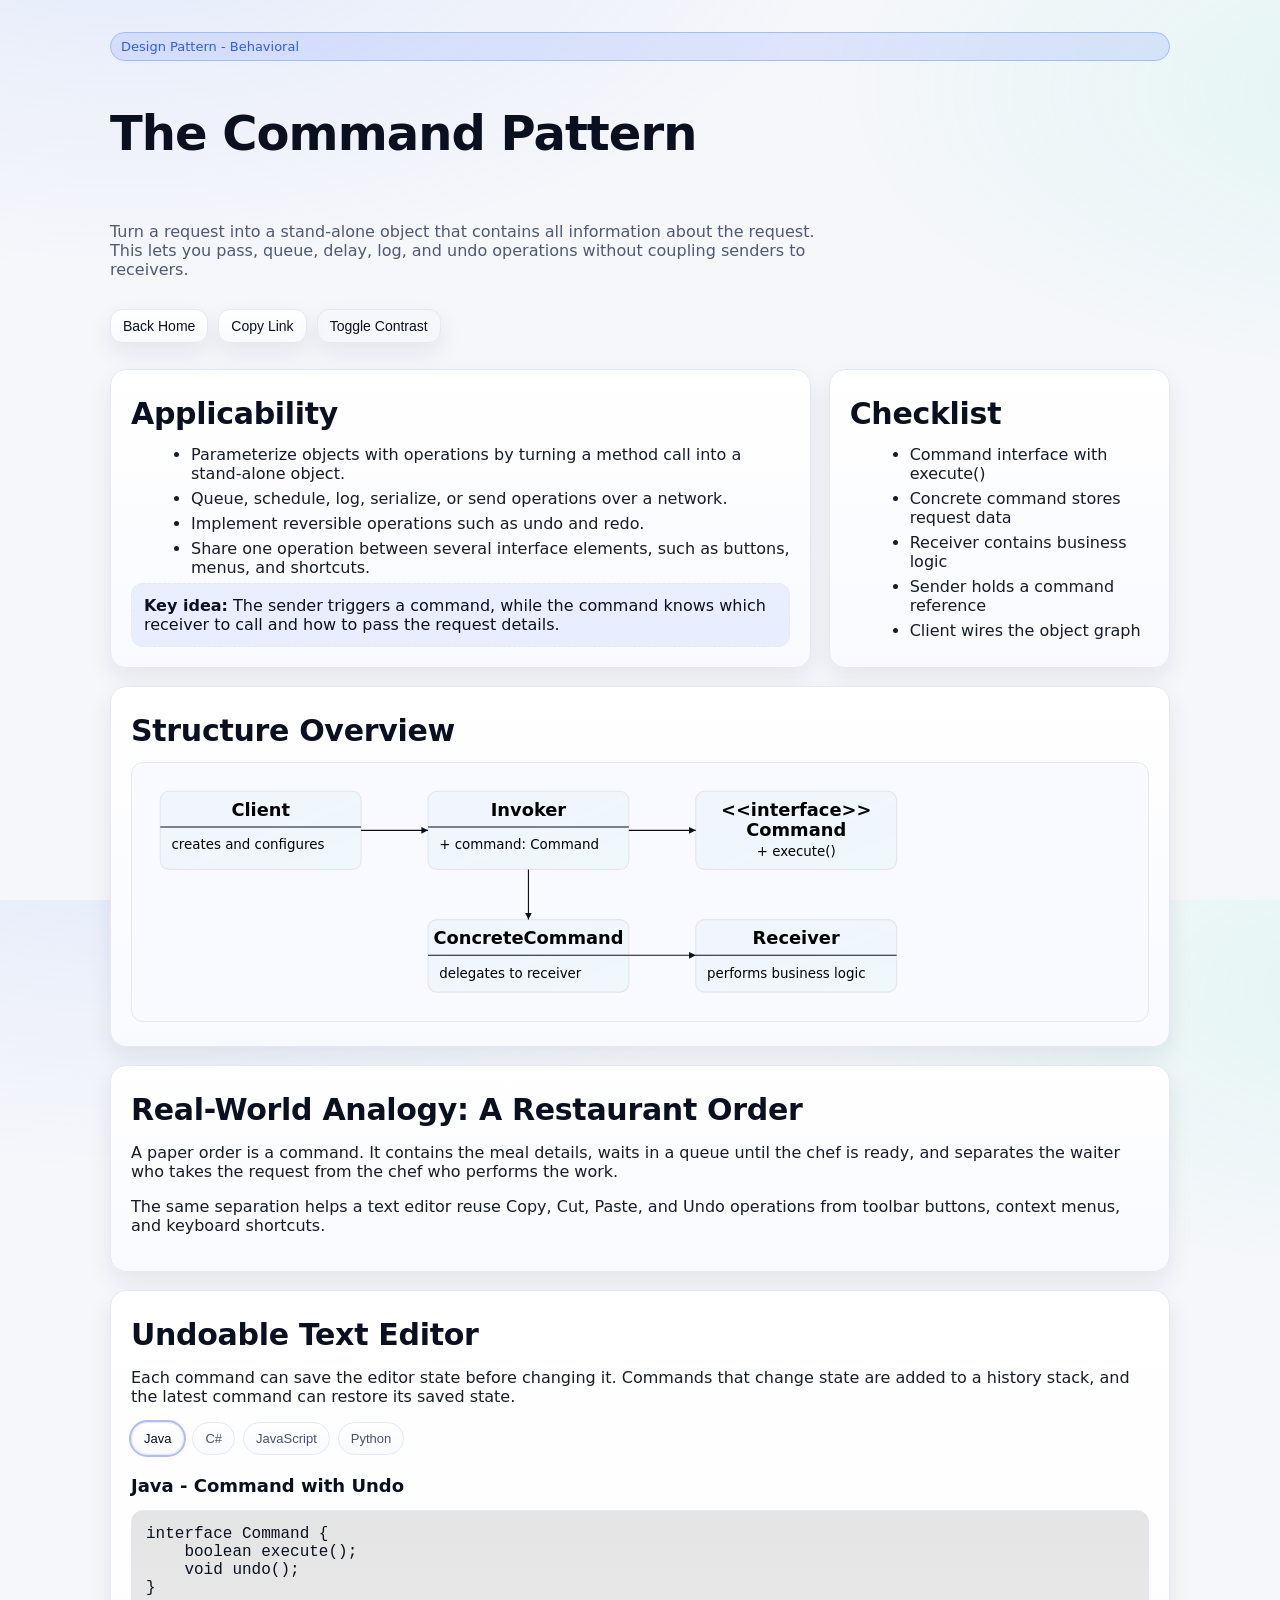
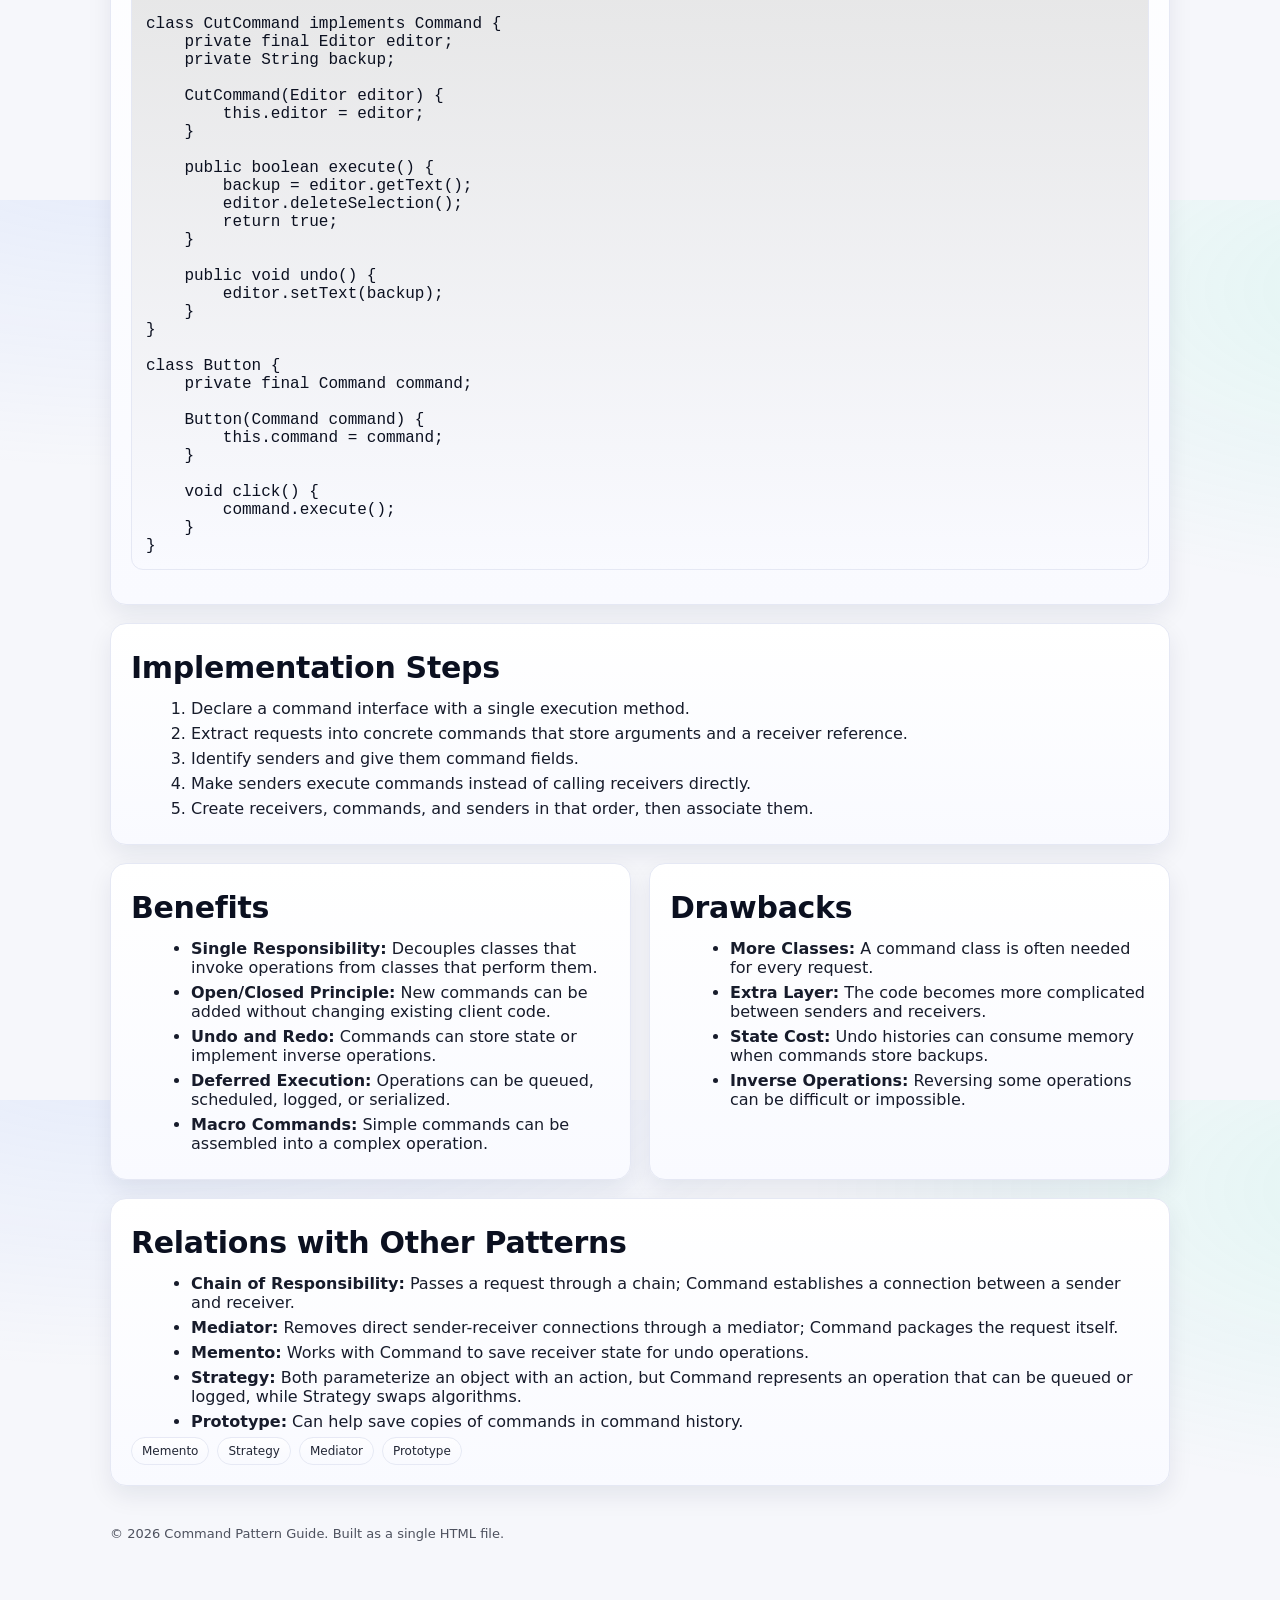
<file: patterns/command/page.html>
<!DOCTYPE html>
<html lang="en">

<head>
    <meta charset="utf-8" />
    <meta name="viewport" content="width=device-width, initial-scale=1" />
    <title>The Command Pattern - A Practical Guide</title>
    <meta name="description"
        content="A concise, practical guide to the Command design pattern with examples, structure, undo, and implementation advice." />
    <link rel="stylesheet" href="style.css" />
</head>

<body>
    <div class="container">
        <header>
            <span class="badge" aria-label="Design Pattern">Design Pattern - Behavioral</span>
            <h1 class="title">The Command Pattern</h1>
            <p class="subtitle">Turn a request into a stand-alone object that contains all information about the request. This lets you pass, queue, delay, log, and undo operations without coupling senders to receivers.</p>
            <div class="toolbar">
                <button class="btn">
                    <a class="clear-styles" href="../../index.html">Back Home</a>
                </button>
                <button id="copyLink" class="btn" aria-label="Copy shareable link">Copy Link</button>
                <button id="toggleContrast" class="btn ghost" aria-label="Toggle high contrast">Toggle Contrast</button>
            </div>
        </header>

        <section class="grid">
            <article class="card span-8">
                <h2>Applicability</h2>
                <ul>
                    <li>Parameterize objects with operations by turning a method call into a stand-alone object.</li>
                    <li>Queue, schedule, log, serialize, or send operations over a network.</li>
                    <li>Implement reversible operations such as undo and redo.</li>
                    <li>Share one operation between several interface elements, such as buttons, menus, and shortcuts.</li>
                </ul>
                <div class="callout" role="note">
                    <strong>Key idea:</strong> The sender triggers a command, while the command knows which receiver to call and how to pass the request details.
                </div>
            </article>

            <aside class="card span-4">
                <h2>Checklist</h2>
                <ul>
                    <li>Command interface with execute()</li>
                    <li>Concrete command stores request data</li>
                    <li>Receiver contains business logic</li>
                    <li>Sender holds a command reference</li>
                    <li>Client wires the object graph</li>
                </ul>
            </aside>

            <article class="card span-12">
                <h2>Structure Overview</h2>
                <svg class="diagram" viewBox="0 0 900 220" xmlns="http://www.w3.org/2000/svg" role="img"
                    aria-label="UML diagram of Command pattern">
                    <defs>
                        <linearGradient id="g" x1="0" y1="0" x2="1" y2="1">
                            <stop offset="0%" stop-color="#7aa2ff" stop-opacity="0.7" />
                            <stop offset="100%" stop-color="#55e6c1" stop-opacity="0.7" />
                        </linearGradient>
                        <marker id="arrow" markerWidth="10" markerHeight="10" refX="6" refY="3" orient="auto" markerUnits="strokeWidth">
                            <path d="M0,0 L0,6 L6,3 z" fill="currentColor" />
                        </marker>
                    </defs>
                    <rect x="20" y="20" width="180" height="70" rx="8" fill="url(#g)" opacity="0.08" stroke="currentColor" />
                    <text x="110" y="42" text-anchor="middle" font-weight="600">Client</text>
                    <line x1="20" y1="52" x2="200" y2="52" stroke="currentColor" />
                    <text x="30" y="72" font-size="12">creates and configures</text>

                    <rect x="260" y="20" width="180" height="70" rx="8" fill="url(#g)" opacity="0.08" stroke="currentColor" />
                    <text x="350" y="42" text-anchor="middle" font-weight="600">Invoker</text>
                    <line x1="260" y1="52" x2="440" y2="52" stroke="currentColor" />
                    <text x="270" y="72" font-size="12">+ command: Command</text>

                    <rect x="500" y="20" width="180" height="70" rx="8" fill="url(#g)" opacity="0.08" stroke="currentColor" />
                    <text x="590" y="42" text-anchor="middle" font-weight="600">&lt;&lt;interface&gt;&gt;</text>
                    <text x="590" y="60" text-anchor="middle" font-weight="600">Command</text>
                    <text x="590" y="78" text-anchor="middle" font-size="12">+ execute()</text>

                    <rect x="260" y="135" width="180" height="65" rx="8" fill="url(#g)" opacity="0.08" stroke="currentColor" />
                    <text x="350" y="157" text-anchor="middle" font-weight="600">ConcreteCommand</text>
                    <line x1="260" y1="167" x2="440" y2="167" stroke="currentColor" />
                    <text x="270" y="187" font-size="12">delegates to receiver</text>

                    <rect x="500" y="135" width="180" height="65" rx="8" fill="url(#g)" opacity="0.08" stroke="currentColor" />
                    <text x="590" y="157" text-anchor="middle" font-weight="600">Receiver</text>
                    <line x1="500" y1="167" x2="680" y2="167" stroke="currentColor" />
                    <text x="510" y="187" font-size="12">performs business logic</text>

                    <line x1="200" y1="55" x2="260" y2="55" stroke="currentColor" marker-end="url(#arrow)" />
                    <line x1="440" y1="55" x2="500" y2="55" stroke="currentColor" marker-end="url(#arrow)" />
                    <line x1="350" y1="90" x2="350" y2="135" stroke="currentColor" marker-end="url(#arrow)" />
                    <line x1="440" y1="167" x2="500" y2="167" stroke="currentColor" marker-end="url(#arrow)" />
                </svg>
            </article>

            <article class="card span-12">
                <h2>Real-World Analogy: A Restaurant Order</h2>
                <p>A paper order is a command. It contains the meal details, waits in a queue until the chef is ready, and separates the waiter who takes the request from the chef who performs the work.</p>
                <p>The same separation helps a text editor reuse Copy, Cut, Paste, and Undo operations from toolbar buttons, context menus, and keyboard shortcuts.</p>
            </article>

            <article class="card span-12">
                <h2>Undoable Text Editor</h2>
                <p>Each command can save the editor state before changing it. Commands that change state are added to a history stack, and the latest command can restore its saved state.</p>
                <div class="tabs" id="langTabs">
                    <div class="tablist" role="tablist" aria-label="Languages">
                        <button class="tab" role="tab" aria-controls="tab-java" data-tab="java" data-active="true">Java</button>
                        <button class="tab" role="tab" aria-controls="tab-csharp" data-tab="csharp">C#</button>
                        <button class="tab" role="tab" aria-controls="tab-js" data-tab="js">JavaScript</button>
                        <button class="tab" role="tab" aria-controls="tab-py" data-tab="py">Python</button>
                    </div>

                    <section class="tabpanel active" id="tab-java" role="tabpanel" aria-labelledby="java">
                        <h3>Java - Command with Undo</h3>
                        <pre><code>interface Command {
    boolean execute();
    void undo();
}

class CutCommand implements Command {
    private final Editor editor;
    private String backup;

    CutCommand(Editor editor) {
        this.editor = editor;
    }

    public boolean execute() {
        backup = editor.getText();
        editor.deleteSelection();
        return true;
    }

    public void undo() {
        editor.setText(backup);
    }
}

class Button {
    private final Command command;

    Button(Command command) {
        this.command = command;
    }

    void click() {
        command.execute();
    }
}
</code></pre>
                    </section>

                    <section class="tabpanel" id="tab-csharp" role="tabpanel" aria-labelledby="csharp">
                        <h3>C# - Command with Receiver</h3>
                        <pre><code>public interface ICommand
{
    bool Execute();
    void Undo();
}

public sealed class DeleteCommand : ICommand
{
    private readonly Editor _editor;
    private string _backup = "";

    public DeleteCommand(Editor editor)
    {
        _editor = editor;
    }

    public bool Execute()
    {
        _backup = _editor.Text;
        _editor.DeleteSelection();
        return true;
    }

    public void Undo()
    {
        _editor.Text = _backup;
    }
}

var command = new DeleteCommand(editor);
var button = new Button(command);
button.Click();
</code></pre>
                    </section>

                    <section class="tabpanel" id="tab-js" role="tabpanel" aria-labelledby="js">
                        <h3>JavaScript - Command as an Object</h3>
                        <pre><code>class CutCommand {
    constructor(editor) {
        this.editor = editor;
        this.backup = '';
    }

    execute() {
        this.backup = this.editor.text;
        this.editor.deleteSelection();
        return true;
    }

    undo() {
        this.editor.text = this.backup;
    }
}

class Button {
    constructor(command) {
        this.command = command;
    }

    click() {
        this.command.execute();
    }
}

const command = new CutCommand(editor);
new Button(command).click();
</code></pre>
                    </section>

                    <section class="tabpanel" id="tab-py" role="tabpanel" aria-labelledby="py">
                        <h3>Python - Command History</h3>
                        <pre><code>class CutCommand:
    def __init__(self, editor):
        self.editor = editor
        self.backup = ""

    def execute(self):
        self.backup = self.editor.text
        self.editor.delete_selection()
        return True

    def undo(self):
        self.editor.text = self.backup


class CommandHistory:
    def __init__(self):
        self.history = []

    def push(self, command):
        self.history.append(command)

    def pop(self):
        return self.history.pop() if self.history else None
</code></pre>
                    </section>
                </div>
            </article>

            <article class="card span-12">
                <h2>Implementation Steps</h2>
                <ol style="margin: 8px 0 0 20px; color: var(--text); opacity: 0.95;">
                    <li style="margin: 6px 0;">Declare a command interface with a single execution method.</li>
                    <li style="margin: 6px 0;">Extract requests into concrete commands that store arguments and a receiver reference.</li>
                    <li style="margin: 6px 0;">Identify senders and give them command fields.</li>
                    <li style="margin: 6px 0;">Make senders execute commands instead of calling receivers directly.</li>
                    <li style="margin: 6px 0;">Create receivers, commands, and senders in that order, then associate them.</li>
                </ol>
            </article>

            <article class="card span-6">
                <h2>Benefits</h2>
                <ul>
                    <li><strong>Single Responsibility:</strong> Decouples classes that invoke operations from classes that perform them.</li>
                    <li><strong>Open/Closed Principle:</strong> New commands can be added without changing existing client code.</li>
                    <li><strong>Undo and Redo:</strong> Commands can store state or implement inverse operations.</li>
                    <li><strong>Deferred Execution:</strong> Operations can be queued, scheduled, logged, or serialized.</li>
                    <li><strong>Macro Commands:</strong> Simple commands can be assembled into a complex operation.</li>
                </ul>
            </article>

            <article class="card span-6">
                <h2>Drawbacks</h2>
                <ul>
                    <li><strong>More Classes:</strong> A command class is often needed for every request.</li>
                    <li><strong>Extra Layer:</strong> The code becomes more complicated between senders and receivers.</li>
                    <li><strong>State Cost:</strong> Undo histories can consume memory when commands store backups.</li>
                    <li><strong>Inverse Operations:</strong> Reversing some operations can be difficult or impossible.</li>
                </ul>
            </article>

            <article class="card span-12">
                <h2>Relations with Other Patterns</h2>
                <ul>
                    <li><strong>Chain of Responsibility:</strong> Passes a request through a chain; Command establishes a connection between a sender and receiver.</li>
                    <li><strong>Mediator:</strong> Removes direct sender-receiver connections through a mediator; Command packages the request itself.</li>
                    <li><strong>Memento:</strong> Works with Command to save receiver state for undo operations.</li>
                    <li><strong>Strategy:</strong> Both parameterize an object with an action, but Command represents an operation that can be queued or logged, while Strategy swaps algorithms.</li>
                    <li><strong>Prototype:</strong> Can help save copies of commands in command history.</li>
                </ul>
                <div class="pill-list" aria-label="Related">
                    <span class="pill">Memento</span>
                    <span class="pill">Strategy</span>
                    <span class="pill">Mediator</span>
                    <span class="pill">Prototype</span>
                </div>
            </article>
        </section>

        <footer>
            <p>© 2026 Command Pattern Guide. Built as a single HTML file.</p>
        </footer>
    </div>

    <script src="script.js"></script>
</body>

</html>
</file>
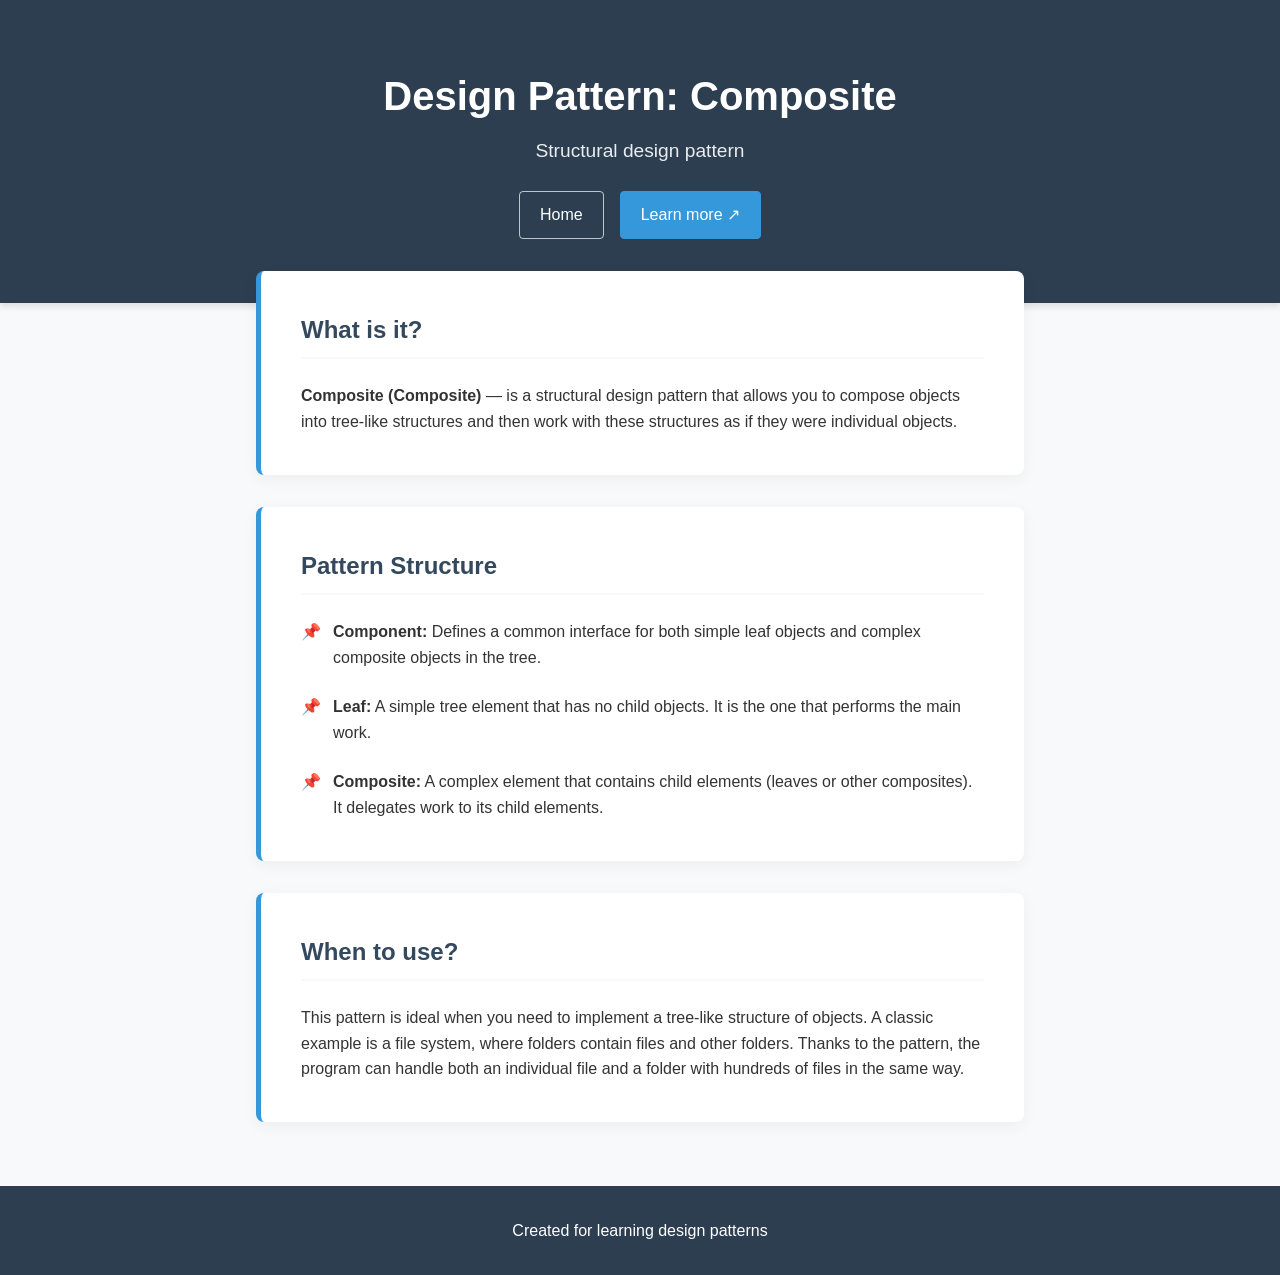
<file: patterns/composite/page.html>
<!DOCTYPE html>
<html lang="en">

<head>
    <meta charset="UTF-8">
    <meta name="viewport" content="width=device-width, initial-scale=1.0">
    <title>Design Pattern: Composite</title>
    <link rel="stylesheet" href="style.css">
</head>

<body>
    <header class="hero">
        <h1>Design Pattern: Composite</h1>
        <p>Structural design pattern</p>
        <nav class="page-links" aria-label="Page navigation">
            <a class="home-link" href="../../index.html">Home</a>
            <a class="reference-link" href="https://refactoring.guru/design-patterns/composite" target="_blank"
                rel="noopener noreferrer">Learn more <span aria-hidden="true">&#8599;</span></a>
        </nav>
    </header>

    <main class="container">
        <section class="card">
            <h2>What is it?</h2>
            <p><strong>Composite (Composite)</strong> — is a structural design pattern that allows you to compose
                objects into tree-like structures and then work with these structures as if they were individual
                objects.</p>
        </section>

        <section class="card">
            <h2>Pattern Structure</h2>
            <ul class="features-list">
                <li><strong>Component:</strong> Defines a common interface for both simple leaf objects and complex
                    composite objects in the tree.</li>
                <li><strong>Leaf:</strong> A simple tree element that has no child objects. It is the one that performs
                    the main work.</li>
                <li><strong>Composite:</strong> A complex element that contains child elements (leaves or other
                    composites). It delegates work to its child elements.</li>
            </ul>
        </section>

        <section class="card">
            <h2>When to use?</h2>
            <p>This pattern is ideal when you need to implement a tree-like structure of objects. A classic example is a file system, where folders contain files and other folders. Thanks to the pattern, the program can handle both an individual file and a folder with hundreds of files in the same way.</p>
        </section>
    </main>

    <footer>
        <p>Created for learning design patterns</p>
    </footer>
</body>

</html>
</file>
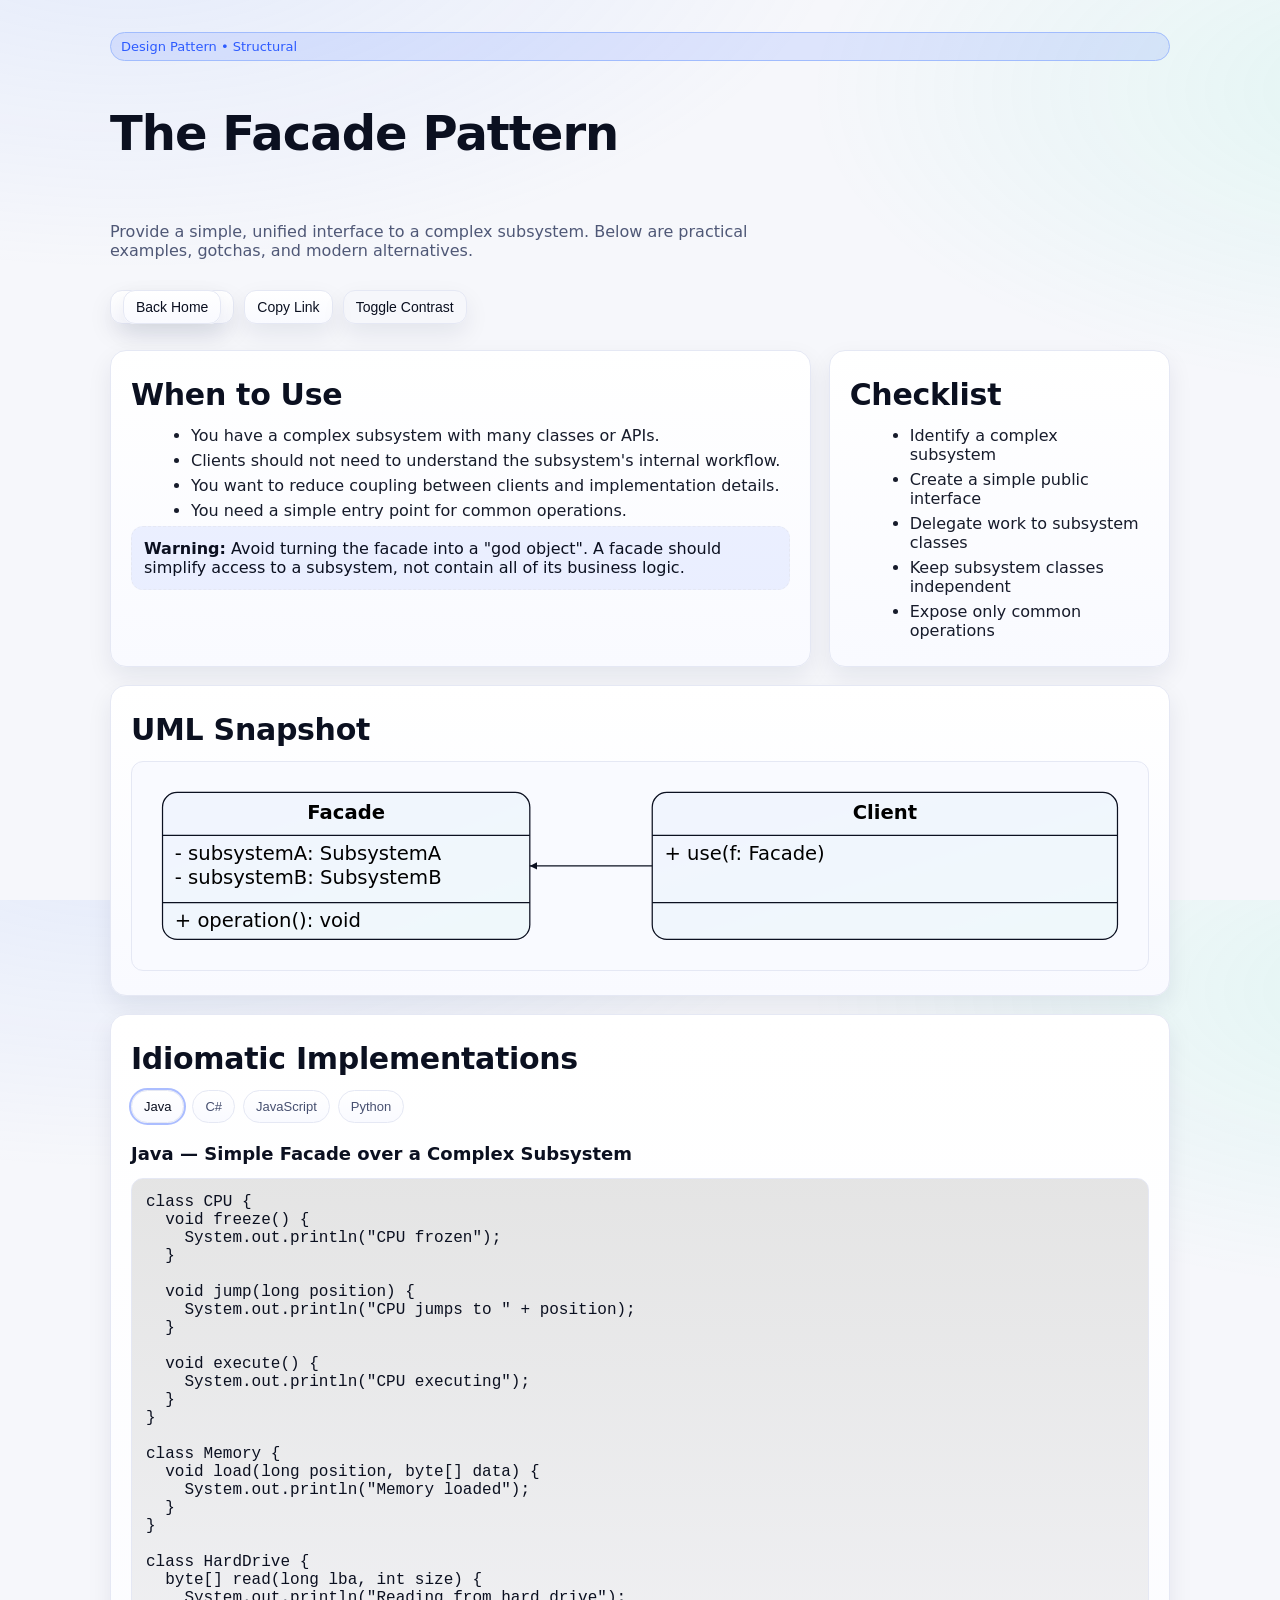
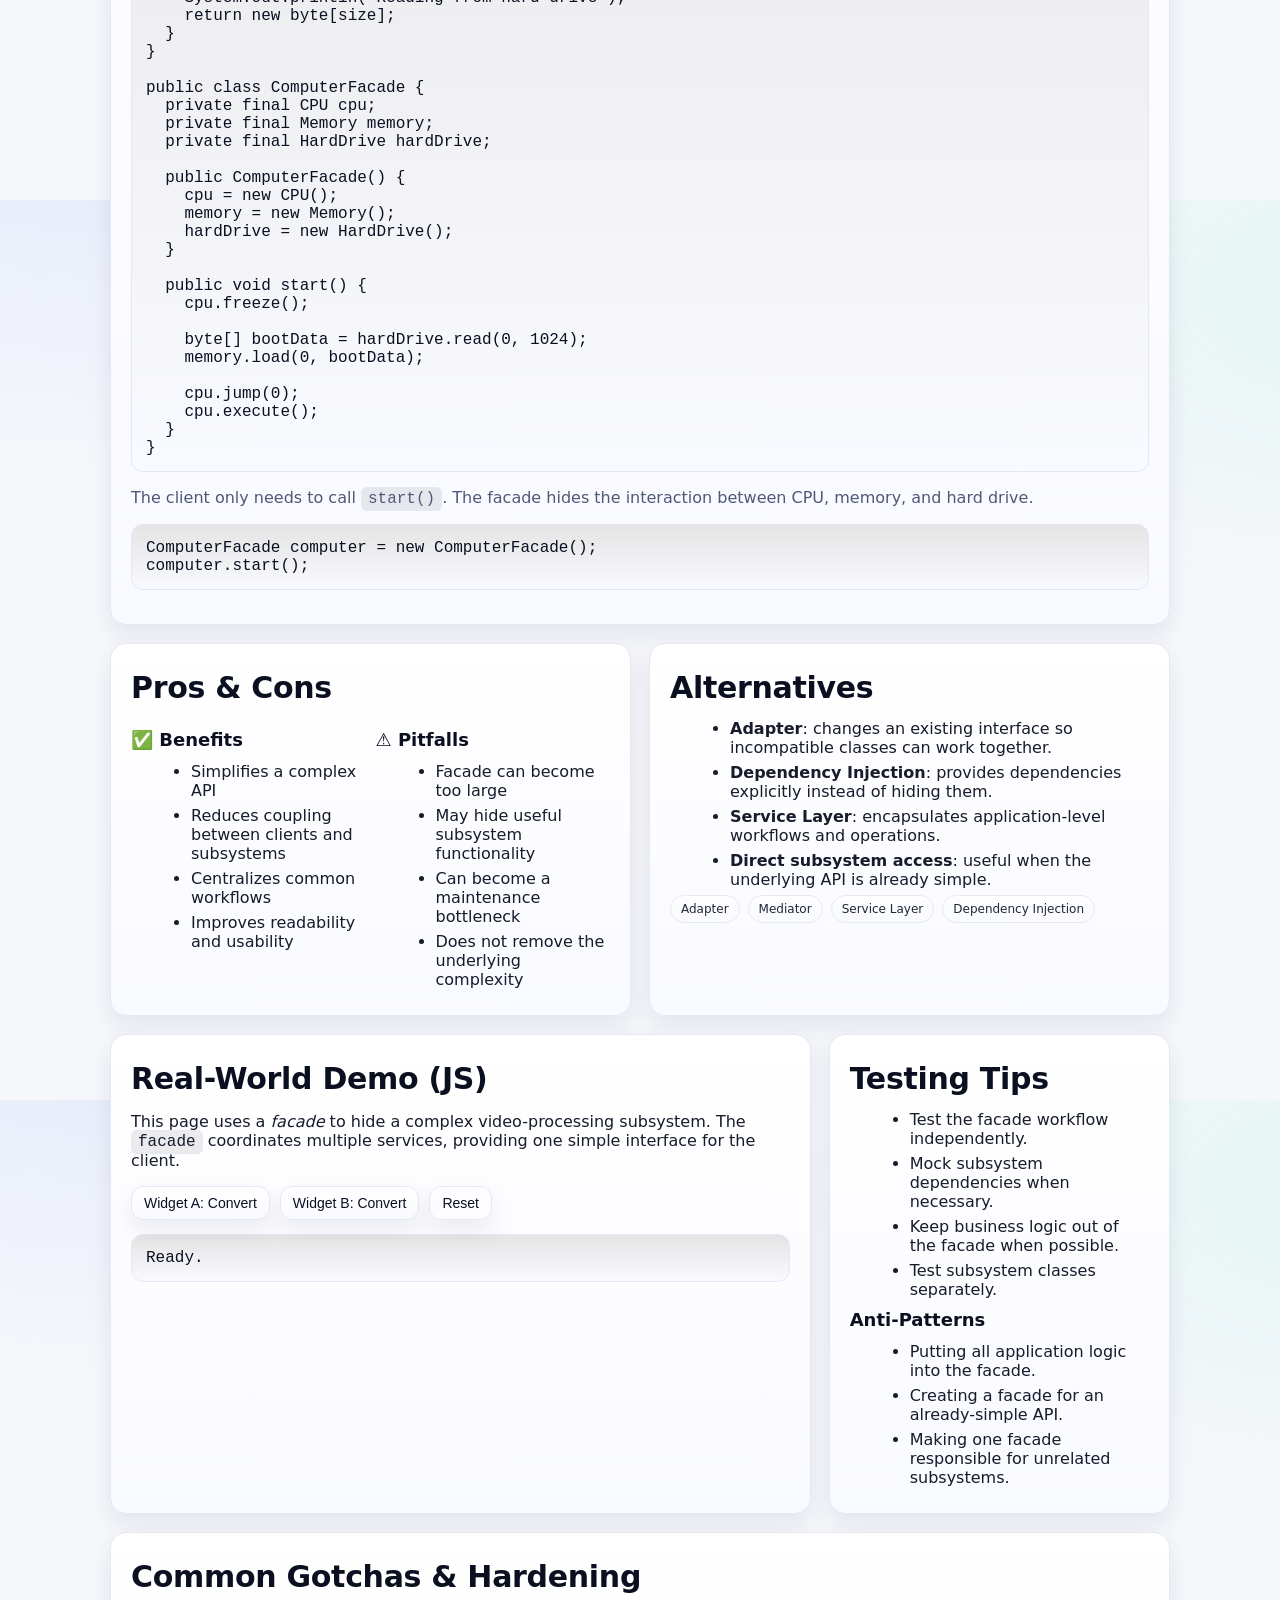
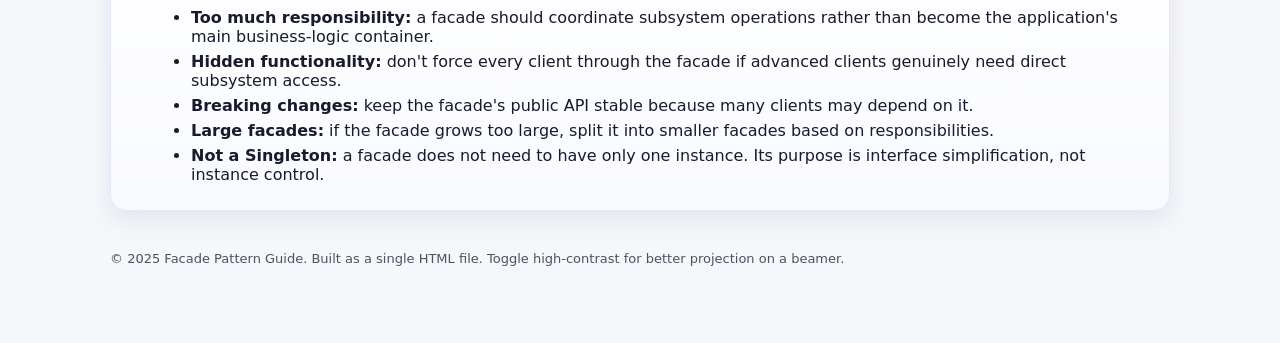
<file: patterns/facade/page1.html>
<!DOCTYPE html>
<html lang="en">

<head>
    <meta charset="utf-8" />
    <meta name="viewport" content="width=device-width, initial-scale=1" />
    <title>The Facade Pattern — A Practical Guide</title>
    <meta name="description"
        content="A concise, practical guide to the Facade design pattern with examples in Java, C#, JavaScript, and Python." />
    <link rel="stylesheet" href="style.css" />
</head>

<body>
    <div class="container">
        <header>
            <span class="badge" aria-label="Design Pattern">Design Pattern • Structural</span>
            <h1 class="title">The Facade Pattern</h1>
            <p class="subtitle">Provide a simple, unified interface to a complex subsystem. Below
                are practical examples, gotchas, and modern alternatives.</p>
            <div class="toolbar">
                <button class="btn">
                   <a class="btn clear-styles" href="../../index.html">Back Home</a>
                </button>
                <button id="copyLink" class="btn" aria-label="Copy shareable link">Copy Link</button>
                <button id="toggleContrast" class="btn ghost" aria-label="Toggle high contrast">Toggle Contrast</button>
            </div>

        </header>

        <section class="grid">
            <article class="card span-8">
                <h2>When to Use</h2>
                <ul>
                    <li>You have a complex subsystem with many classes or APIs.</li>
                    <li>Clients should not need to understand the subsystem's internal workflow.</li>
                    <li>You want to reduce coupling between clients and implementation details.</li>
                    <li>You need a simple entry point for common operations.</li>
                </ul>
                <div class="callout" role="note">
                    <strong>Warning:</strong> Avoid turning the facade into a "god object". A facade should
                    simplify access to a subsystem, not contain all of its business logic.
                </div>
            </article>

            <aside class="card span-4">
                <h2>Checklist</h2>
                <ul>
                    <li>Identify a complex subsystem</li>
                    <li>Create a simple public interface</li>
                    <li>Delegate work to subsystem classes</li>
                    <li>Keep subsystem classes independent</li>
                    <li>Expose only common operations</li>
                </ul>
            </aside>

            <article class="card span-12">
                <h2>UML Snapshot</h2>
                <svg class="diagram" viewBox="0 0 820 160" xmlns="http://www.w3.org/2000/svg" role="img"
                    aria-label="UML diagram of Facade">
                    <defs>
                        <linearGradient id="g" x1="0" y1="0" x2="1" y2="1">
                            <stop offset="0%" stop-color="#7aa2ff" stop-opacity="0.7" />
                            <stop offset="100%" stop-color="#55e6c1" stop-opacity="0.7" />
                        </linearGradient>
                    </defs>

                    <rect x="20" y="20" width="300" height="120" rx="12" fill="url(#g)" opacity="0.08"
                        stroke="currentColor" />
                    <rect x="20" y="20" width="300" height="120" rx="12" fill="none" stroke="currentColor" />
                    <text x="170" y="42" text-anchor="middle" font-weight="600">Facade</text>
                    <line x1="20" y1="55" x2="320" y2="55" stroke="currentColor" />
                    <text x="30" y="75">- subsystemA: SubsystemA</text>
                    <text x="30" y="95">- subsystemB: SubsystemB</text>
                    <line x1="20" y1="110" x2="320" y2="110" stroke="currentColor" />
                    <text x="30" y="130">+ operation(): void</text>

                    <rect x="420" y="20" width="380" height="120" rx="12" fill="url(#g)" opacity="0.08"
                        stroke="currentColor" />
                    <rect x="420" y="20" width="380" height="120" rx="12" fill="none" stroke="currentColor" />
                    <text x="610" y="42" text-anchor="middle" font-weight="600">Client</text>
                    <line x1="420" y1="55" x2="800" y2="55" stroke="currentColor" />
                    <text x="430" y="75">+ use(f: Facade)</text>
                    <line x1="420" y1="110" x2="800" y2="110" stroke="currentColor" />

                    <defs>
                        <marker id="arrow" markerWidth="10" markerHeight="10" refX="6" refY="3" orient="auto"
                            markerUnits="strokeWidth">
                            <path d="M0,0 L0,6 L6,3 z" fill="currentColor" />
                        </marker>
                    </defs>

                    <line x1="420" y1="80" x2="320" y2="80" stroke="currentColor" marker-end="url(#arrow)" />
                </svg>
            </article>

            <article class="card span-12">
                <h2>Idiomatic Implementations</h2>
                <div class="tabs" id="langTabs">
                    <div class="tablist" role="tablist" aria-label="Languages">
                        <button class="tab" role="tab" aria-controls="tab-java" data-tab="java">Java</button>
                        <button class="tab" role="tab" aria-controls="tab-csharp" data-tab="csharp">C#</button>
                        <button class="tab" role="tab" aria-controls="tab-js" data-tab="js">JavaScript</button>
                        <button class="tab" role="tab" aria-controls="tab-py" data-tab="py">Python</button>
                    </div>

                    <section class="tabpanel" id="tab-java" role="tabpanel" aria-labelledby="java">
                        <h3>Java — Simple Facade over a Complex Subsystem</h3>
                        <pre><code>class CPU {
  void freeze() {
    System.out.println("CPU frozen");
  }

  void jump(long position) {
    System.out.println("CPU jumps to " + position);
  }

  void execute() {
    System.out.println("CPU executing");
  }
}

class Memory {
  void load(long position, byte[] data) {
    System.out.println("Memory loaded");
  }
}

class HardDrive {
  byte[] read(long lba, int size) {
    System.out.println("Reading from hard drive");
    return new byte[size];
  }
}

public class ComputerFacade {
  private final CPU cpu;
  private final Memory memory;
  private final HardDrive hardDrive;

  public ComputerFacade() {
    cpu = new CPU();
    memory = new Memory();
    hardDrive = new HardDrive();
  }

  public void start() {
    cpu.freeze();

    byte[] bootData = hardDrive.read(0, 1024);
    memory.load(0, bootData);

    cpu.jump(0);
    cpu.execute();
  }
}
</code></pre>
                        <p class="muted">The client only needs to call <code class="inline">start()</code>.
                            The facade hides the interaction between CPU, memory, and hard drive.</p>
                        <pre><code>ComputerFacade computer = new ComputerFacade();
computer.start();
</code></pre>
                    </section>

                    <section class="tabpanel" id="tab-csharp" role="tabpanel" aria-labelledby="csharp">
                        <h3>C# — Facade for an Order Processing System</h3>
                        <pre><code>class Inventory {
  public bool CheckStock(string product) {
    return true;
  }
}

class Payment {
  public bool Charge(string card, decimal amount) {
    return true;
  }
}

class Shipping {
  public void Ship(string product, string address) {
    Console.WriteLine("Shipping " + product);
  }
}

public sealed class OrderFacade {
  private readonly Inventory inventory = new Inventory();
  private readonly Payment payment = new Payment();
  private readonly Shipping shipping = new Shipping();

  public bool PlaceOrder(
      string product,
      string card,
      decimal amount,
      string address) {

    if (!inventory.CheckStock(product))
      return false;

    if (!payment.Charge(card, amount))
      return false;

    shipping.Ship(product, address);

    return true;
  }
}
</code></pre>
                        <p class="muted">The facade coordinates several subsystem operations and exposes one
                            simple method to the client.</p>
                        <pre><code>var orders = new OrderFacade();

bool success = orders.PlaceOrder(
    "Laptop",
    "4111-1111-1111-1111",
    999.99m,
    "Main Street"
);
</code></pre>
                    </section>

                    <section class="tabpanel" id="tab-js" role="tabpanel" aria-labelledby="js">
                        <h3>JavaScript — Facade over Multiple Services</h3>
                        <pre><code>class AuthService {
  login(username, password) {
    console.log("Authenticating user...");
    return true;
  }
}

class UserService {
  loadProfile(username) {
    console.log("Loading user profile...");
    return {
      username,
      role: "admin"
    };
  }
}

class NotificationService {
  sendWelcome(username) {
    console.log("Sending welcome notification...");
  }
}

class AppFacade {
  constructor() {
    this.auth = new AuthService();
    this.users = new UserService();
    this.notifications = new NotificationService();
  }

  login(username, password) {
    if (!this.auth.login(username, password)) {
      return null;
    }

    const profile = this.users.loadProfile(username);

    this.notifications.sendWelcome(username);

    return profile;
  }
}
</code></pre>
                        <p class="muted">Instead of interacting with several services directly, the client
                            uses one high-level facade API.</p>
                        <pre><code>const app = new AppFacade();

const profile = app.login("alice", "secret");

console.log(profile);
</code></pre>
                    </section>

                    <section class="tabpanel" id="tab-py" role="tabpanel" aria-labelledby="py">
                        <h3>Python — Facade for a Video Conversion System</h3>
                        <pre><code>class VideoFile:
  def __init__(self, filename):
    self.filename = filename


class Codec:
  def decode(self, file):
    print("Decoding", file.filename)


class AudioMixer:
  def fix(self, file):
    print("Fixing audio")


class VideoEncoder:
  def encode(self, file):
    print("Encoding video")


class VideoConverter:
  def __init__(self):
    self.codec = Codec()
    self.mixer = AudioMixer()
    self.encoder = VideoEncoder()

  def convert(self, filename):
    video = VideoFile(filename)

    self.codec.decode(video)
    self.mixer.fix(video)
    self.encoder.encode(video)

    print("Conversion complete")
</code></pre>
                        <pre><code>converter = VideoConverter()
converter.convert("movie.mp4")
</code></pre>
                        <p class="muted">The client only needs to know about the facade and does not need to
                            understand the individual conversion steps.</p>
                    </section>
                </div>
            </article>

            <article class="card span-6">
                <h2>Pros & Cons</h2>
                <div class="grid" style="grid-template-columns: 1fr 1fr; gap: 10px;">
                    <div>
                        <h3>✅ Benefits</h3>
                        <ul>
                            <li>Simplifies a complex API</li>
                            <li>Reduces coupling between clients and subsystems</li>
                            <li>Centralizes common workflows</li>
                            <li>Improves readability and usability</li>
                        </ul>
                    </div>
                    <div>
                        <h3>⚠️ Pitfalls</h3>
                        <ul>
                            <li>Facade can become too large</li>
                            <li>May hide useful subsystem functionality</li>
                            <li>Can become a maintenance bottleneck</li>
                            <li>Does not remove the underlying complexity</li>
                        </ul>
                    </div>
                </div>
            </article>

            <article class="card span-6">
                <h2>Alternatives</h2>
                <ul>
                    <li><strong>Adapter</strong>: changes an existing interface so incompatible classes can work
                        together.</li>
                    <li><strong>Dependency Injection</strong>: provides dependencies explicitly instead of hiding
                        them.</li>
                    <li><strong>Service Layer</strong>: encapsulates application-level workflows and operations.</li>
                    <li><strong>Direct subsystem access</strong>: useful when the underlying API is already simple.</li>
                </ul>
                <div class="pill-list" aria-label="Related">
                    <span class="pill">Adapter</span>
                    <span class="pill">Mediator</span>
                    <span class="pill">Service Layer</span>
                    <span class="pill">Dependency Injection</span>
                </div>
            </article>

            <article class="card span-8">
                <h2>Real-World Demo (JS)</h2>
                <p>This page uses a <em>facade</em> to hide a complex video-processing subsystem. The
                    <code class="inline">facade</code> coordinates multiple services, providing one simple interface
                    for the client.
                </p>
                <div class="toolbar">
                    <button class="btn" id="incA">Widget A: Convert</button>
                    <button class="btn" id="incB">Widget B: Convert</button>
                    <button class="btn ghost" id="reset">Reset</button>
                </div>
                <pre id="log"><code>Ready.
</code></pre>
            </article>

            <aside class="card span-4">
                <h2>Testing Tips</h2>
                <ul>
                    <li>Test the facade workflow independently.</li>
                    <li>Mock subsystem dependencies when necessary.</li>
                    <li>Keep business logic out of the facade when possible.</li>
                    <li>Test subsystem classes separately.</li>
                </ul>
                <h3>Anti-Patterns</h3>
                <ul>
                    <li>Putting all application logic into the facade.</li>
                    <li>Creating a facade for an already-simple API.</li>
                    <li>Making one facade responsible for unrelated subsystems.</li>
                </ul>
            </aside>

            <article class="card span-12">
                <h2>Common Gotchas & Hardening</h2>
                <ul>
                    <li><strong>Too much responsibility:</strong> a facade should coordinate subsystem operations
                        rather than become the application's main business-logic container.</li>
                    <li><strong>Hidden functionality:</strong> don't force every client through the facade if advanced
                        clients genuinely need direct subsystem access.</li>
                    <li><strong>Breaking changes:</strong> keep the facade's public API stable because many clients
                        may depend on it.</li>
                    <li><strong>Large facades:</strong> if the facade grows too large, split it into smaller facades
                        based on responsibilities.</li>
                    <li><strong>Not a Singleton:</strong> a facade does not need to have only one instance. Its purpose
                        is interface simplification, not instance control.</li>
                </ul>
            </article>
        </section>

        <footer>
            <p>© 2025 Facade Pattern Guide. Built as a single HTML file. Toggle high-contrast for better projection
                on a beamer.</p>
        </footer>
    </div>

   <script src="./js/script.js"></script>
</body>

</html>
</file>
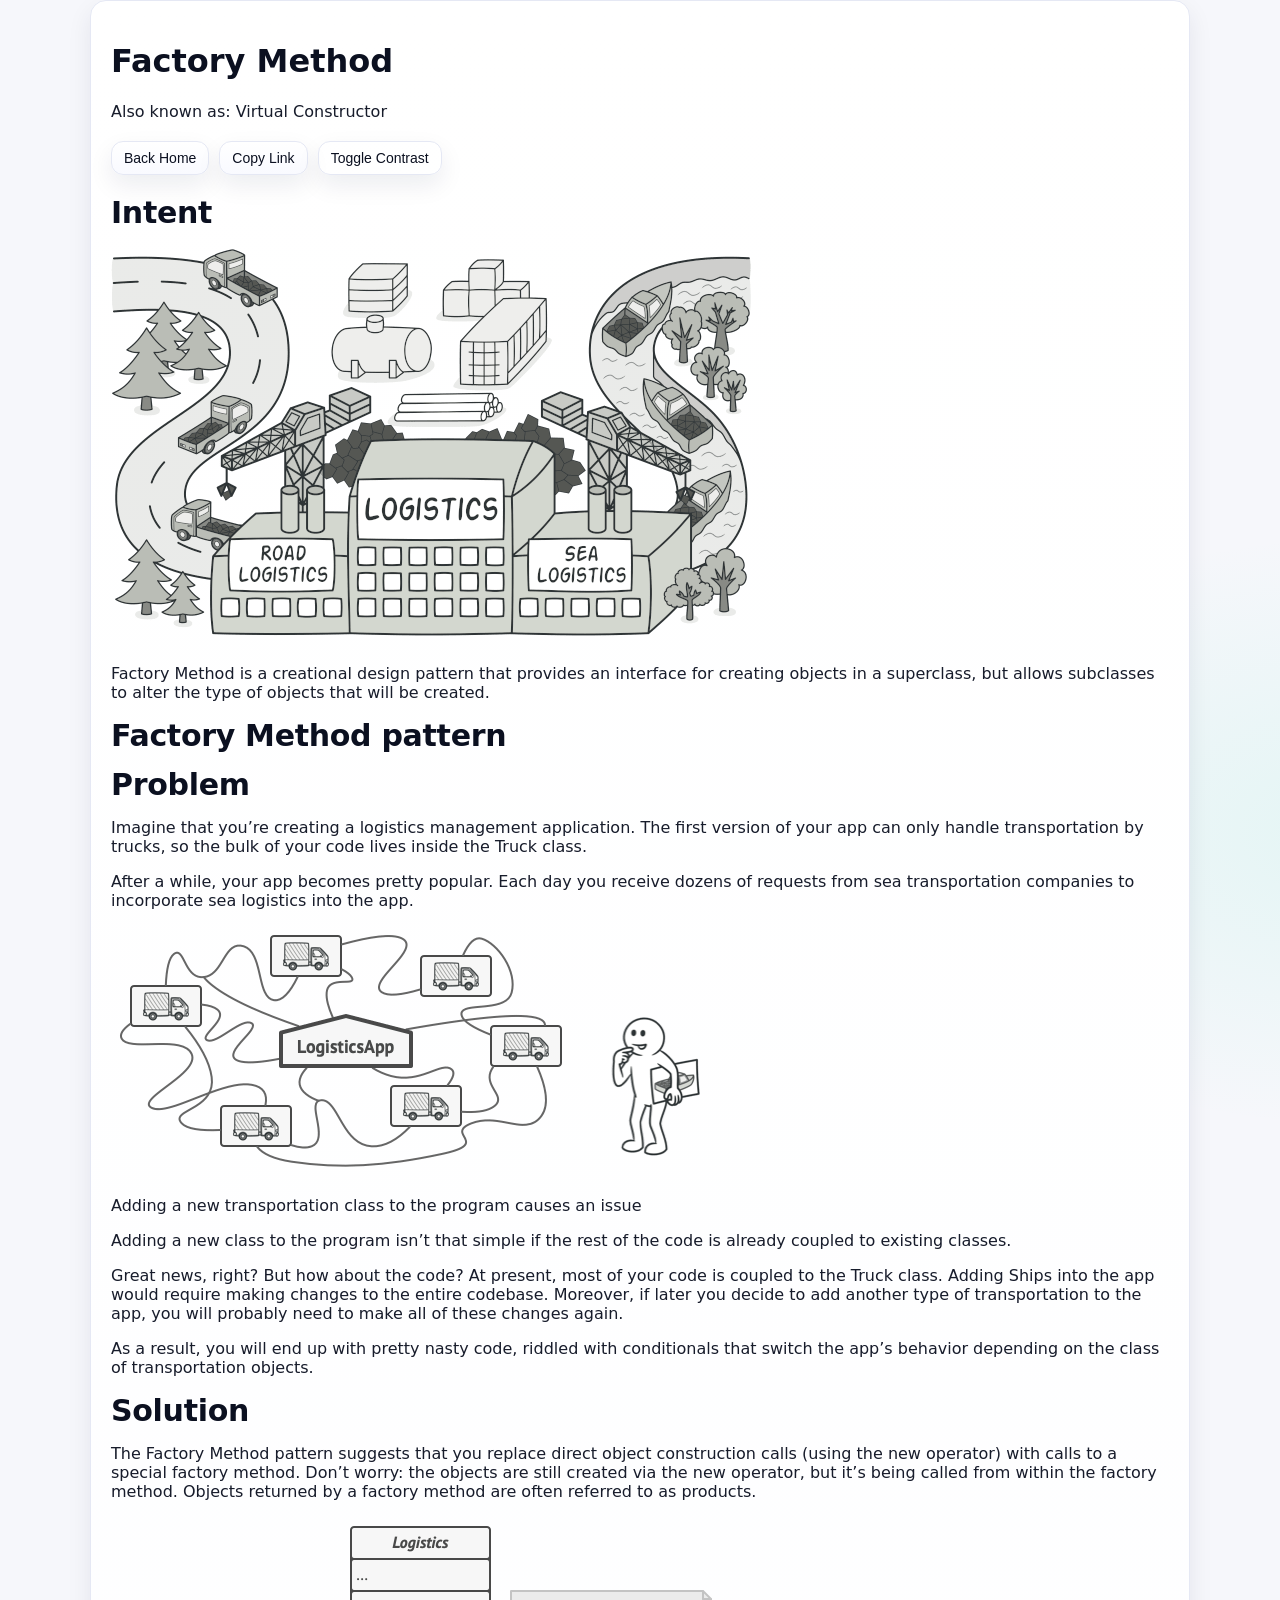
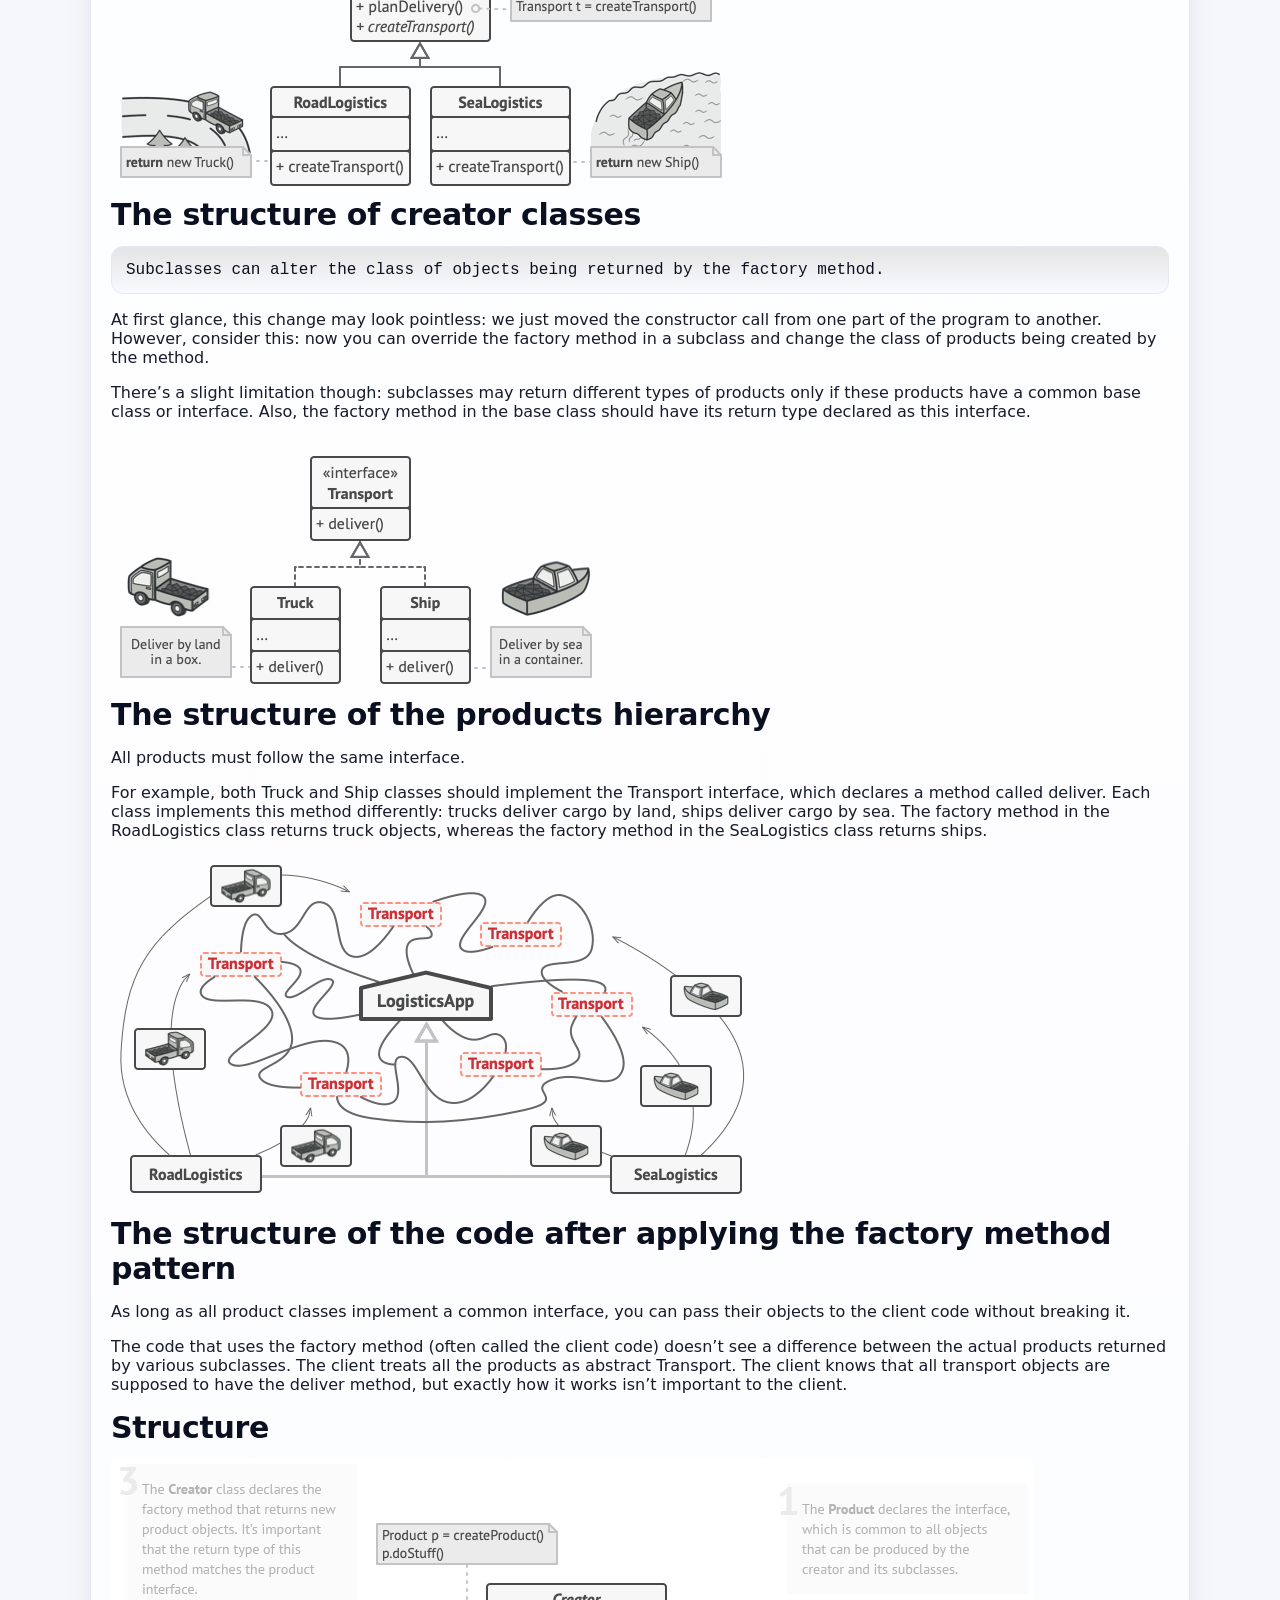
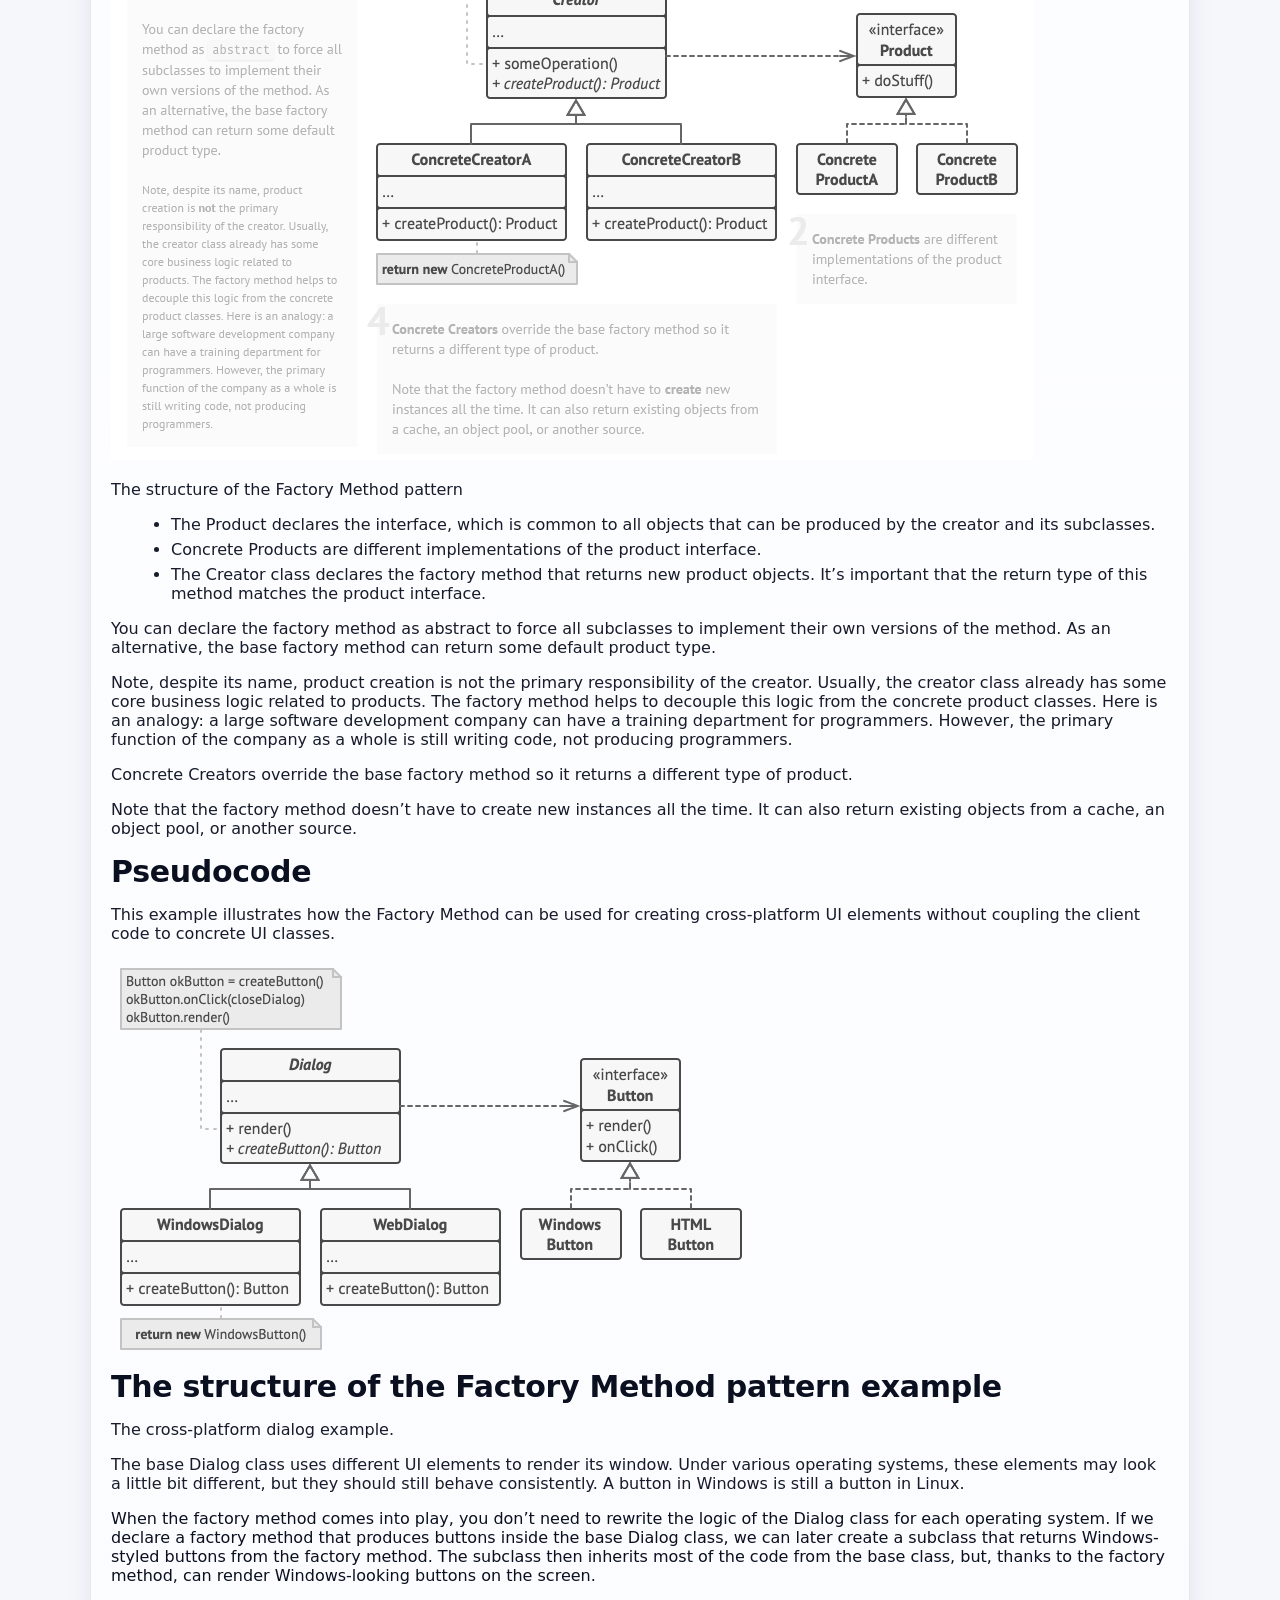
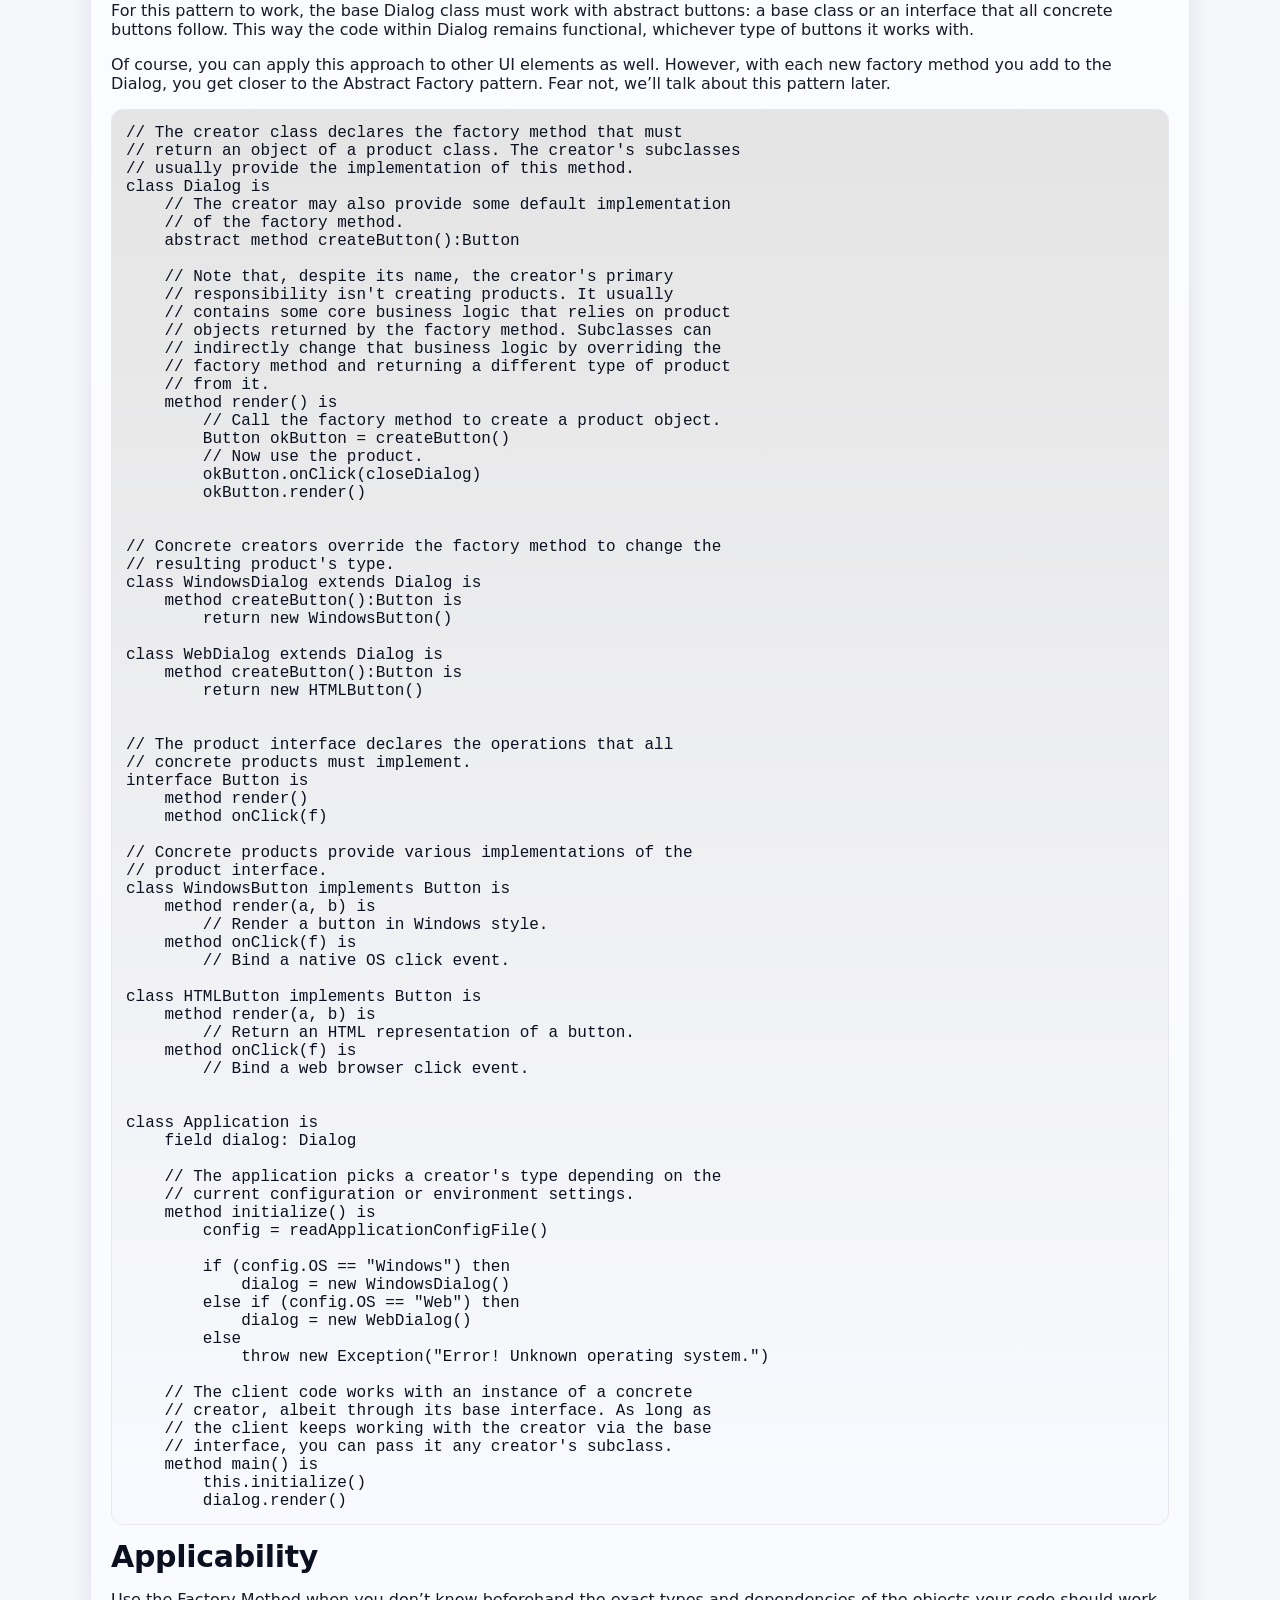
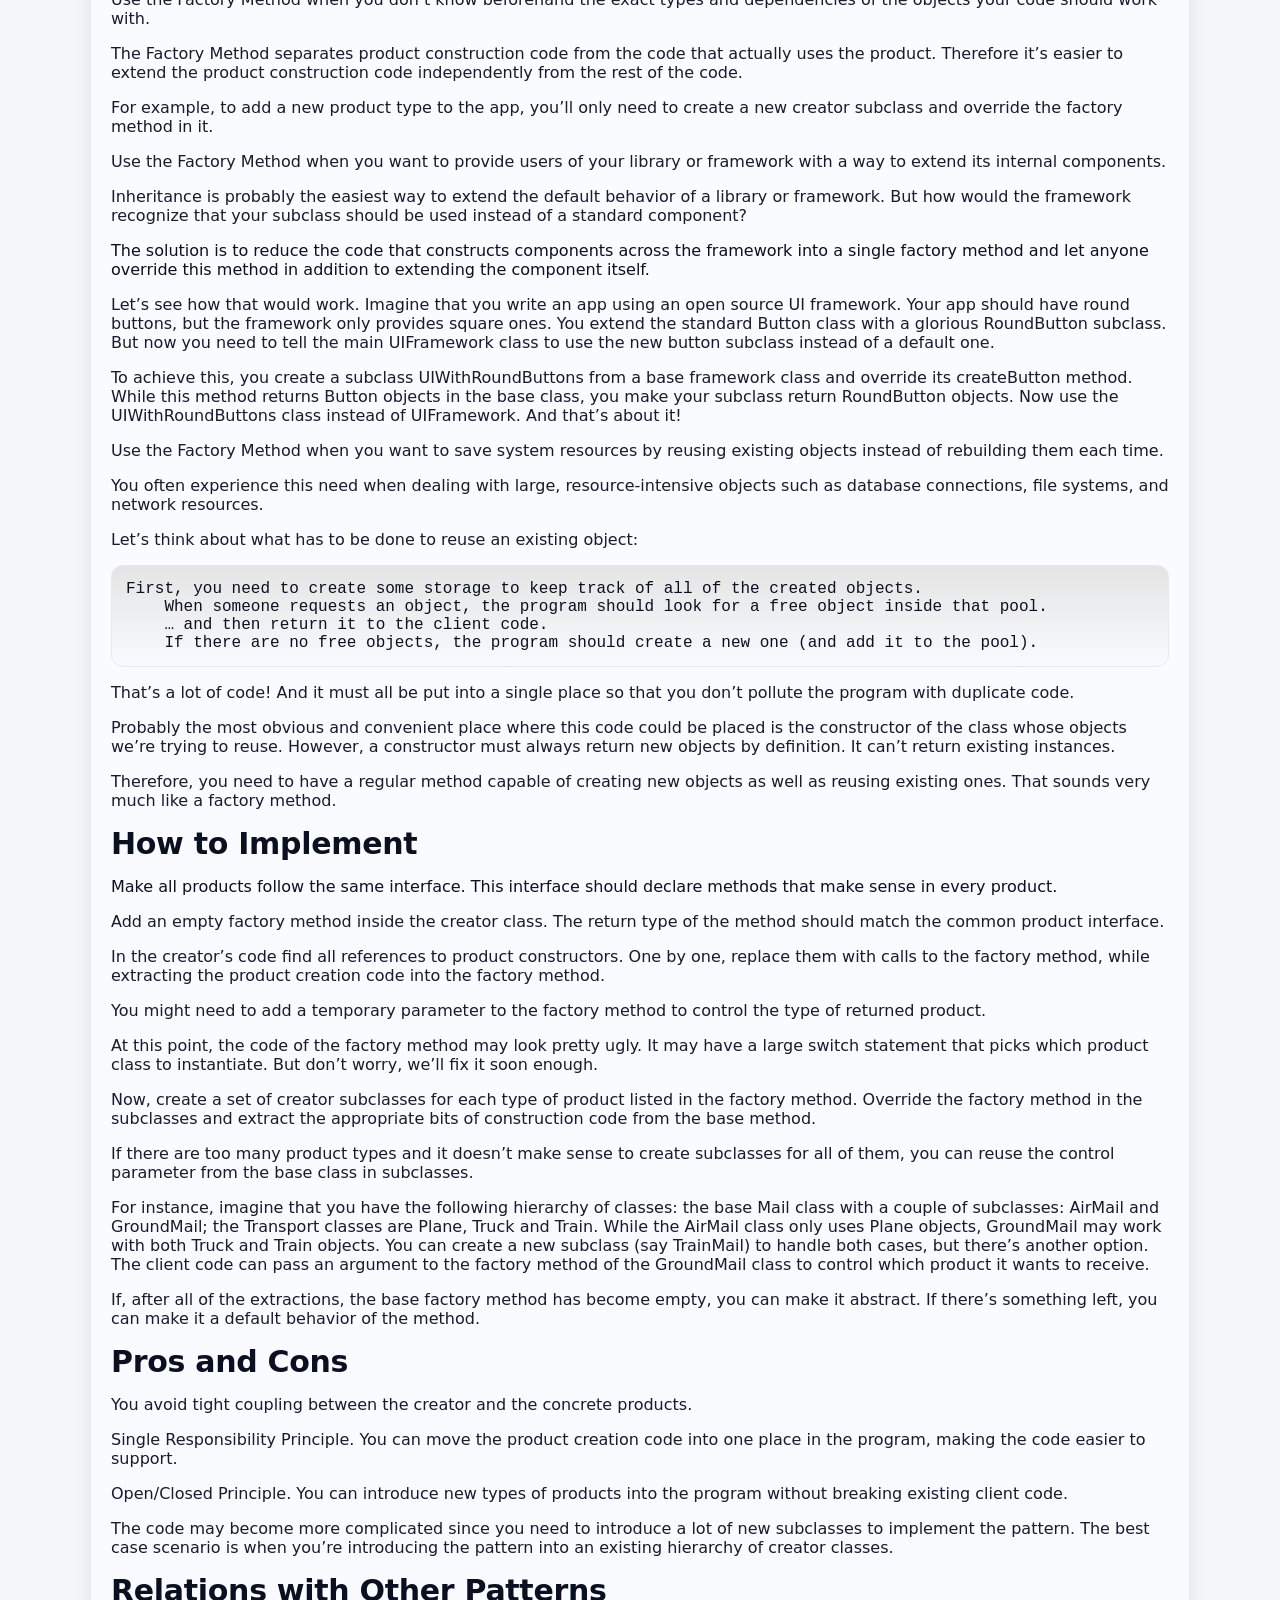
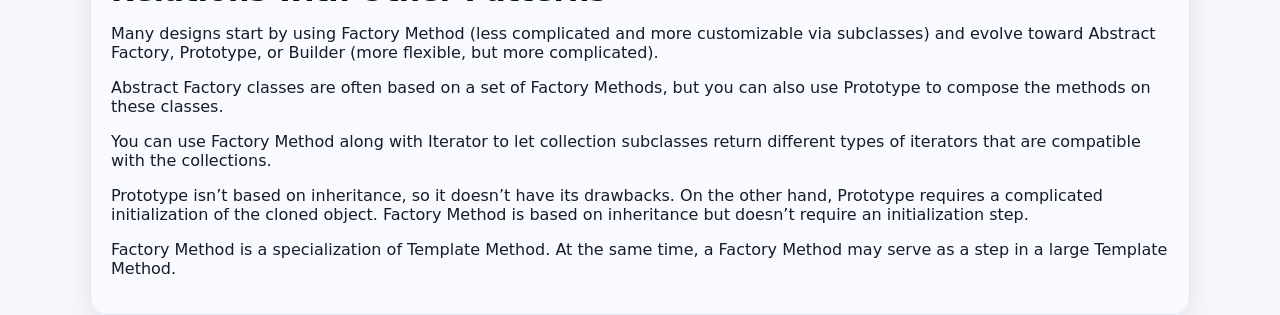
<file: patterns/factory-method/page.html>
<!DOCTYPE html>
<html lang="en">

<head>
    <meta charset="utf-8" />
    <meta name="viewport" content="width=device-width, initial-scale=1" />
    <title>Factory Method — A Practical Guide</title>
    <meta name="description"
        content="A concise, practical guide to the Singleton design pattern with examples in Java, C#, JavaScript, and Python." />
    <link rel="stylesheet" href="style.css" />
</head>

<body>
    <div class="container card">
        <h1>Factory Method</h1>
        <p>Also known as: Virtual Constructor</p>
        <div class="toolbar" style="margin: 20px 0;">
                <button class="btn">
                    <a class="clear-styles" href="../../index.html">Back Home</a>
                </button>
                <button id="copyLink" class="btn" aria-label="Copy shareable link">Copy Link</button>
                <button id="toggleContrast" class="btn ghost" aria-label="Toggle high contrast">Toggle Contrast</button>
            </div>
        <h2>Intent</h2>
        <img src="../../img/factory-method-1.png" alt="Img loading...">
        <p>Factory Method is a creational design pattern that provides an interface for creating objects in a superclass, but allows subclasses to alter the type of objects that will be created.</p>
        <h2>Factory Method pattern</h2>
        <h2>Problem</h2>
        <p>Imagine that you’re creating a logistics management application. The first version of your app can only handle transportation by trucks, so the bulk of your code lives inside the Truck class.</p>
        <p>After a while, your app becomes pretty popular. Each day you receive dozens of requests from sea transportation companies to incorporate sea logistics into the app.</p>
        <img src="../../img/factory-method-2.png" alt="Img loading...">
        <p>Adding a new transportation class to the program causes an issue</p>
        <p>Adding a new class to the program isn’t that simple if the rest of the code is already coupled to existing classes.</p>
        <p>Great news, right? But how about the code? At present, most of your code is coupled to the Truck class. Adding Ships into the app would require making changes to the entire codebase. Moreover, if later you decide to add another type of transportation to the app, you will probably need to make all of these changes again.</p>
        <p>As a result, you will end up with pretty nasty code, riddled with conditionals that switch the app’s behavior depending on the class of transportation objects.</p>
        <h2>Solution</h2>
        <p>The Factory Method pattern suggests that you replace direct object construction calls (using the new operator) with calls to a special factory method. Don’t worry: the objects are still created via the new operator, but it’s being called from within the factory method. Objects returned by a factory method are often referred to as products.</p>
        <img src="../../img/factory-method-3.png" alt="Img loading...">
        <h2>The structure of creator classes</h2>

<pre>Subclasses can alter the class of objects being returned by the factory method.</pre>

<p>At first glance, this change may look pointless: we just moved the constructor call from one part of the program to another. However, consider this: now you can override the factory method in a subclass and change the class of products being created by the method.</p>

<p>There’s a slight limitation though: subclasses may return different types of products only if these products have a common base class or interface. Also, the factory method in the base class should have its return type declared as this interface.</p>
<img src="../../img/factory-method-4.png" alt="Img loading...">
<h2>The structure of the products hierarchy</h2>

<p>All products must follow the same interface.</p>

<p>For example, both Truck and Ship classes should implement the Transport interface, which declares a method called deliver. Each class implements this method differently: trucks deliver cargo by land, ships deliver cargo by sea. The factory method in the RoadLogistics class returns truck objects, whereas the factory method in the SeaLogistics class returns ships.</p>
<img src="../../img/factory-method-5.png" alt="Img loading...">
<h2>The structure of the code after applying the factory method pattern</h2>

<p>As long as all product classes implement a common interface, you can pass their objects to the client code without breaking it.</p>

<p>The code that uses the factory method (often called the client code) doesn’t see a difference between the actual products returned by various subclasses. The client treats all the products as abstract Transport. The client knows that all transport objects are supposed to have the deliver method, but exactly how it works isn’t important to the client.</p>
<h2>Structure</h2>
<img src="../../img/factory-method-6.png" alt="Img loading...">
<p>The structure of the Factory Method pattern</p>

<ul>
    <li>The Product declares the interface, which is common to all objects that can be produced by the creator and its subclasses.</li>
    <li>Concrete Products are different implementations of the product interface.</li>
    <li>The Creator class declares the factory method that returns new product objects. It’s important that the return type of this method matches the product interface.</li>
</ul>

<p>You can declare the factory method as abstract to force all subclasses to implement their own versions of the method. As an alternative, the base factory method can return some default product type.</p>

<p>Note, despite its name, product creation is not the primary responsibility of the creator. Usually, the creator class already has some core business logic related to products. The factory method helps to decouple this logic from the concrete product classes. Here is an analogy: a large software development company can have a training department for programmers. However, the primary function of the company as a whole is still writing code, not producing programmers.</p>

<p>Concrete Creators override the base factory method so it returns a different type of product.</p>

<p>Note that the factory method doesn’t have to create new instances all the time. It can also return existing objects from a cache, an object pool, or another source.</p>

<h2>Pseudocode</h2>

<p>This example illustrates how the Factory Method can be used for creating cross-platform UI elements without coupling the client code to concrete UI classes.</p>
<img src="../../img/factory-method-7.png" alt="">
<h2>The structure of the Factory Method pattern example</h2>

<p>The cross-platform dialog example.</p>

<p>The base Dialog class uses different UI elements to render its window. Under various operating systems, these elements may look a little bit different, but they should still behave consistently. A button in Windows is still a button in Linux.</p>

<p></p>When the factory method comes into play, you don’t need to rewrite the logic of the Dialog class for each operating system. If we declare a factory method that produces buttons inside the base Dialog class, we can later create a subclass that returns Windows-styled buttons from the factory method. The subclass then inherits most of the code from the base class, but, thanks to the factory method, can render Windows-looking buttons on the screen.</p>

<p>For this pattern to work, the base Dialog class must work with abstract buttons: a base class or an interface that all concrete buttons follow. This way the code within Dialog remains functional, whichever type of buttons it works with.</p>

<p>Of course, you can apply this approach to other UI elements as well. However, with each new factory method you add to the Dialog, you get closer to the Abstract Factory pattern. Fear not, we’ll talk about this pattern later.</p>

<code>
<pre>
// The creator class declares the factory method that must
// return an object of a product class. The creator's subclasses
// usually provide the implementation of this method.
class Dialog is
    // The creator may also provide some default implementation
    // of the factory method.
    abstract method createButton():Button

    // Note that, despite its name, the creator's primary
    // responsibility isn't creating products. It usually
    // contains some core business logic that relies on product
    // objects returned by the factory method. Subclasses can
    // indirectly change that business logic by overriding the
    // factory method and returning a different type of product
    // from it.
    method render() is
        // Call the factory method to create a product object.
        Button okButton = createButton()
        // Now use the product.
        okButton.onClick(closeDialog)
        okButton.render()


// Concrete creators override the factory method to change the
// resulting product's type.
class WindowsDialog extends Dialog is
    method createButton():Button is
        return new WindowsButton()

class WebDialog extends Dialog is
    method createButton():Button is
        return new HTMLButton()


// The product interface declares the operations that all
// concrete products must implement.
interface Button is
    method render()
    method onClick(f)

// Concrete products provide various implementations of the
// product interface.
class WindowsButton implements Button is
    method render(a, b) is
        // Render a button in Windows style.
    method onClick(f) is
        // Bind a native OS click event.

class HTMLButton implements Button is
    method render(a, b) is
        // Return an HTML representation of a button.
    method onClick(f) is
        // Bind a web browser click event.


class Application is
    field dialog: Dialog

    // The application picks a creator's type depending on the
    // current configuration or environment settings.
    method initialize() is
        config = readApplicationConfigFile()

        if (config.OS == "Windows") then
            dialog = new WindowsDialog()
        else if (config.OS == "Web") then
            dialog = new WebDialog()
        else
            throw new Exception("Error! Unknown operating system.")

    // The client code works with an instance of a concrete
    // creator, albeit through its base interface. As long as
    // the client keeps working with the creator via the base
    // interface, you can pass it any creator's subclass.
    method main() is
        this.initialize()
        dialog.render()
</pre>
</code>

<h2>Applicability</h2>

<p>Use the Factory Method when you don’t know beforehand the exact types and dependencies of the objects your code should work with.</p>

<p>The Factory Method separates product construction code from the code that actually uses the product. Therefore it’s easier to extend the product construction code independently from the rest of the code.</p>

<p>For example, to add a new product type to the app, you’ll only need to create a new creator subclass and override the factory method in it.</p>

<p>Use the Factory Method when you want to provide users of your library or framework with a way to extend its internal components.</p>

<p>Inheritance is probably the easiest way to extend the default behavior of a library or framework. But how would the framework recognize that your subclass should be used instead of a standard component?</p>

<p></p>The solution is to reduce the code that constructs components across the framework into a single factory method and let anyone override this method in addition to extending the component itself.</p>

<p>Let’s see how that would work. Imagine that you write an app using an open source UI framework. Your app should have round buttons, but the framework only provides square ones. You extend the standard Button class with a glorious RoundButton subclass. But now you need to tell the main UIFramework class to use the new button subclass instead of a default one.</p>

<p>To achieve this, you create a subclass UIWithRoundButtons from a base framework class and override its createButton method. While this method returns Button objects in the base class, you make your subclass return RoundButton objects. Now use the UIWithRoundButtons class instead of UIFramework. And that’s about it!</p>

<p>Use the Factory Method when you want to save system resources by reusing existing objects instead of rebuilding them each time.</p>

<p>You often experience this need when dealing with large, resource-intensive objects such as database connections, file systems, and network resources.</p>

<p>Let’s think about what has to be done to reuse an existing object:</p>

    <pre>First, you need to create some storage to keep track of all of the created objects.
    When someone requests an object, the program should look for a free object inside that pool.
    … and then return it to the client code.
    If there are no free objects, the program should create a new one (and add it to the pool).</pre>

<p>That’s a lot of code! And it must all be put into a single place so that you don’t pollute the program with duplicate code.</p>

<p>Probably the most obvious and convenient place where this code could be placed is the constructor of the class whose objects we’re trying to reuse. However, a constructor must always return new objects by definition. It can’t return existing instances.</p>

<p>Therefore, you need to have a regular method capable of creating new objects as well as reusing existing ones. That sounds very much like a factory method.</p>

<h2>How to Implement</h2>

    <p></p>Make all products follow the same interface. This interface should declare methods that make sense in every product.</p>

    <p>Add an empty factory method inside the creator class. The return type of the method should match the common product interface.</p>

    <p>In the creator’s code find all references to product constructors. One by one, replace them with calls to the factory method, while extracting the product creation code into the factory method.</p>

    <p>You might need to add a temporary parameter to the factory method to control the type of returned product.</p>

    <p>At this point, the code of the factory method may look pretty ugly. It may have a large switch statement that picks which product class to instantiate. But don’t worry, we’ll fix it soon enough.</p>

    <p>Now, create a set of creator subclasses for each type of product listed in the factory method. Override the factory method in the subclasses and extract the appropriate bits of construction code from the base method.</p>

        <p>If there are too many product types and it doesn’t make sense to create subclasses for all of them, you can reuse the control parameter from the base class in subclasses.</p>

    <p>For instance, imagine that you have the following hierarchy of classes: the base Mail class with a couple of subclasses: AirMail and GroundMail; the Transport classes are Plane, Truck and Train. While the AirMail class only uses Plane objects, GroundMail may work with both Truck and Train objects. You can create a new subclass (say TrainMail) to handle both cases, but there’s another option. The client code can pass an argument to the factory method of the GroundMail class to control which product it wants to receive.</p>

    <p>If, after all of the extractions, the base factory method has become empty, you can make it abstract. If there’s something left, you can make it a default behavior of the method.</p>

<h2>Pros and Cons</h2>

    <p>You avoid tight coupling between the creator and the concrete products.</p>
    <p>Single Responsibility Principle. You can move the product creation code into one place in the program, making the code easier to support.</p>
    <p>Open/Closed Principle. You can introduce new types of products into the program without breaking existing client code.</p>

    <p>The code may become more complicated since you need to introduce a lot of new subclasses to implement the pattern. The best case scenario is when you’re introducing the pattern into an existing hierarchy of creator classes.</p>

<h2>Relations with Other Patterns</h2>

    <p>Many designs start by using Factory Method (less complicated and more customizable via subclasses) and evolve toward Abstract Factory, Prototype, or Builder (more flexible, but more complicated).</p>

    <p>Abstract Factory classes are often based on a set of Factory Methods, but you can also use Prototype to compose the methods on these classes.</p>

    <p>You can use Factory Method along with Iterator to let collection subclasses return different types of iterators that are compatible with the collections.</p>

    <p>Prototype isn’t based on inheritance, so it doesn’t have its drawbacks. On the other hand, Prototype requires a complicated initialization of the cloned object. Factory Method is based on inheritance but doesn’t require an initialization step.</p>

    <p>Factory Method is a specialization of Template Method. At the same time, a Factory Method may serve as a step in a large Template Method.</p>

    </div>

    <script src="script.js"></script>
</body>

</html>
</file>
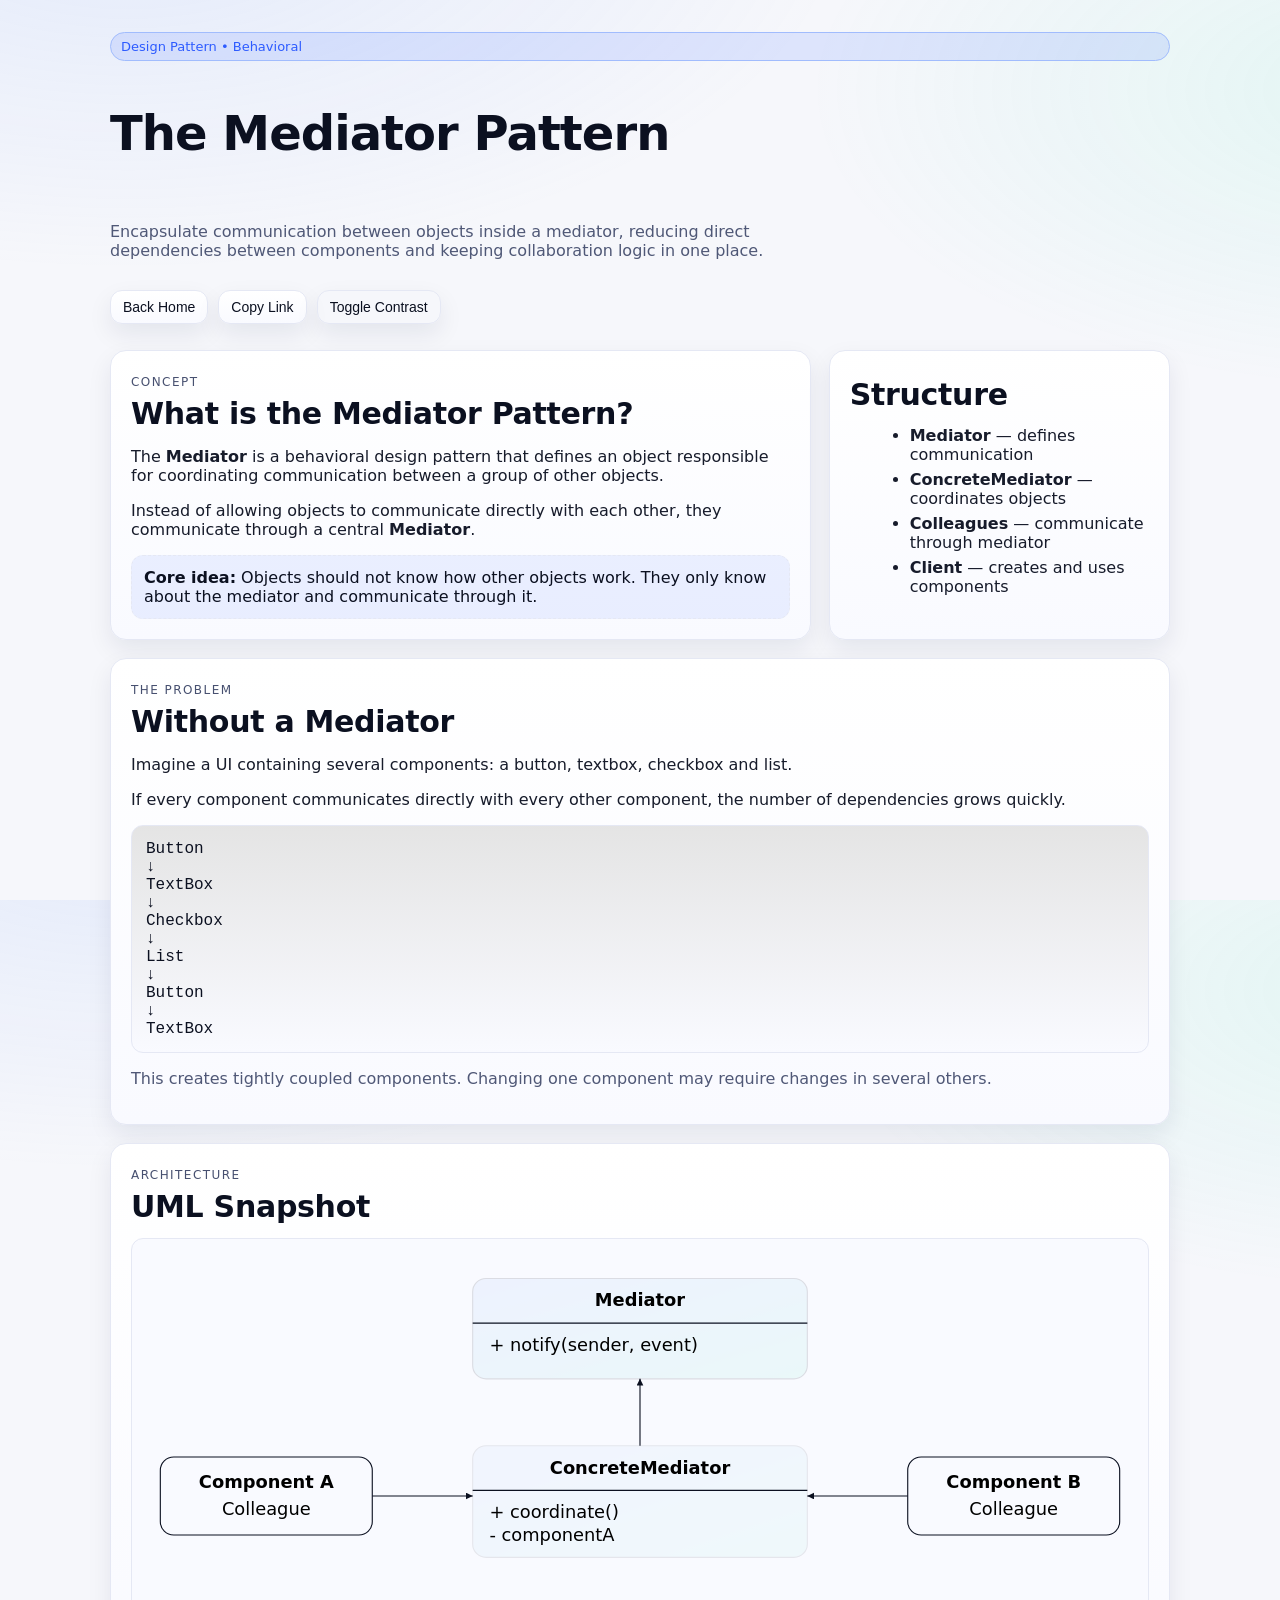
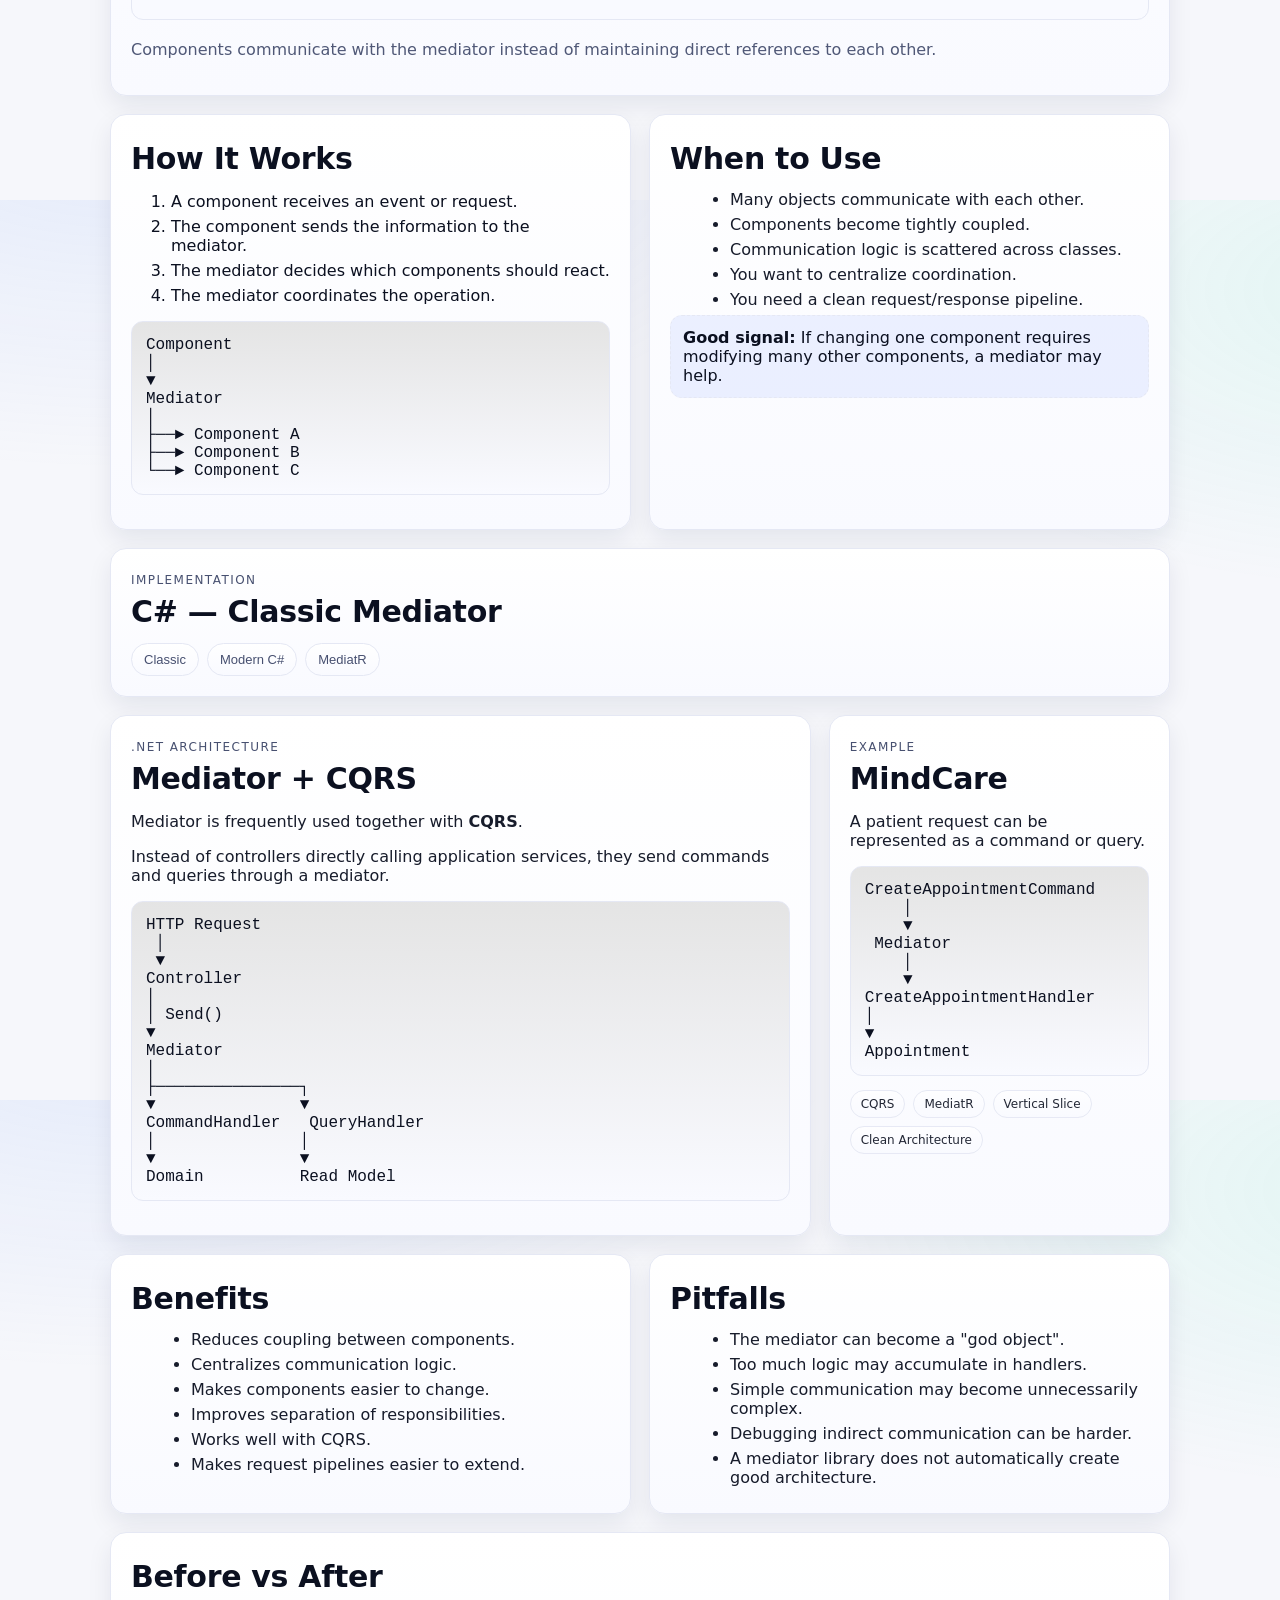
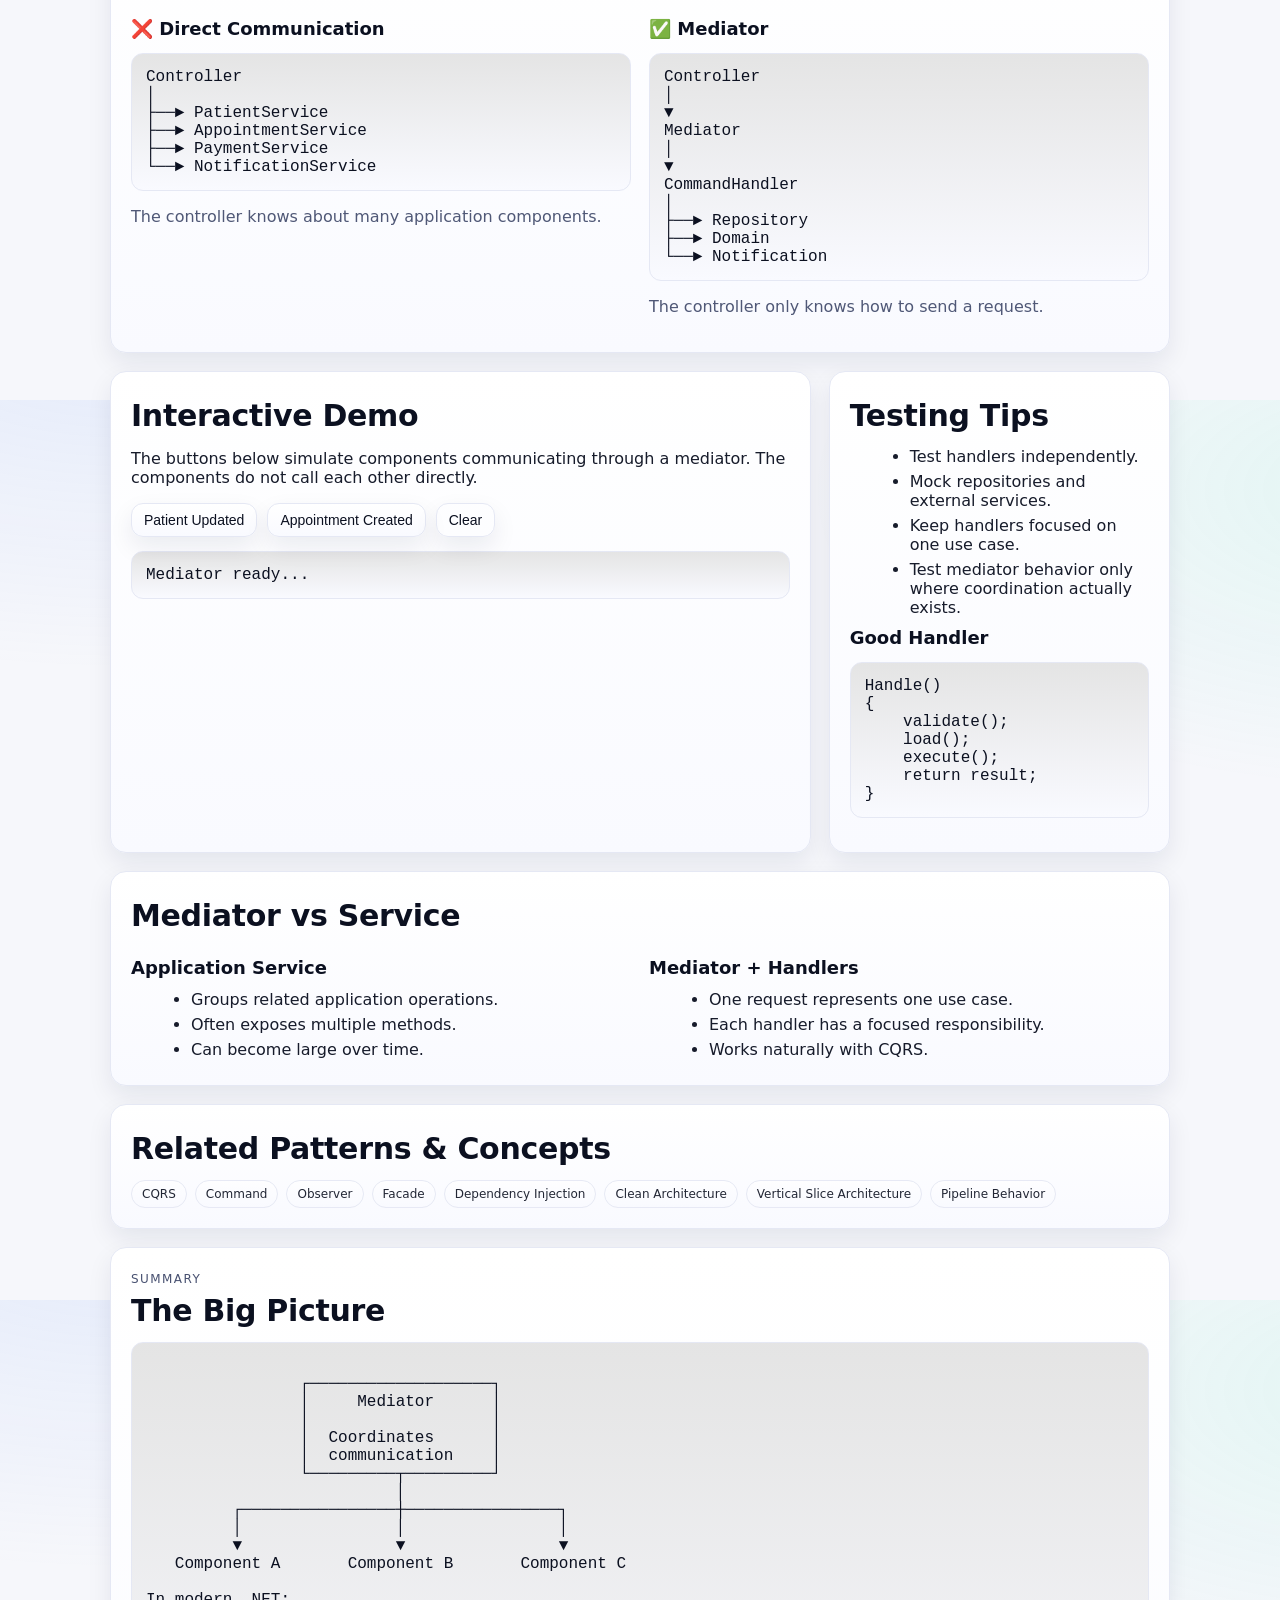
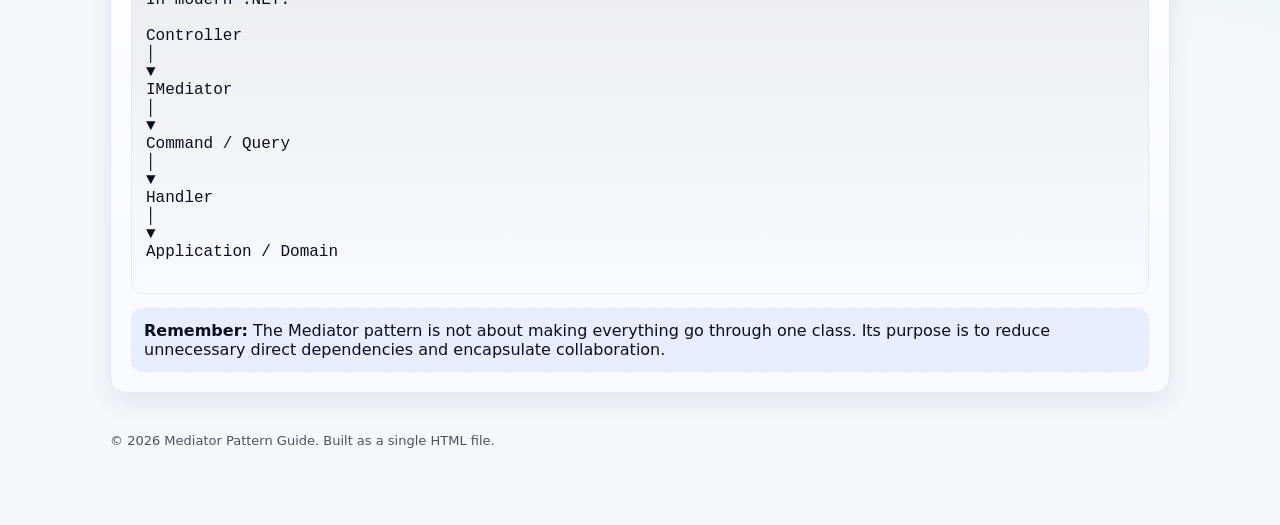
<file: patterns/mediator/page.html>
<!DOCTYPE html>
<html lang="en">
<head>
    <meta charset="utf-8" />
    <meta name="viewport" content="width=device-width, initial-scale=1" />
    <title>The Mediator Pattern — A Practical Guide</title>
    <meta name="description"
        content="A practical guide to the Mediator design pattern with UML, C# examples, CQRS, MediatR, benefits, pitfalls and real-world examples." />
    <link rel="stylesheet" href="style.css" />
    <script src="script.js"></script>
</head>

<body>
    <div class="container">
        <header>
            <span class="badge" aria-label="Design Pattern">Design Pattern • Behavioral</span>
            <h1 class="title">The Mediator Pattern</h1>
            <p class="subtitle">Encapsulate communication between objects inside a mediator, reducing direct dependencies between components and keeping collaboration logic in one place.</p>
            <div class="toolbar">
                <button class="btn"><a class="clear-styles" href="../../index.html">Back Home</a></button>
                <button id="copyLink" class="btn" aria-label="Copy shareable link">Copy Link</button>
                <button id="toggleContrast" class="btn ghost" aria-label="Toggle high contrast">Toggle Contrast</button>
            </div>
        </header>

        <section class="grid">
            <!-- ================= WHAT IS MEDIATOR ================= -->
            <article class="card span-8">
                <span class="kicker">Concept</span>
                <h2>What is the Mediator Pattern?</h2>
                <p>The <strong>Mediator</strong> is a behavioral design pattern that defines an object responsible for coordinating communication between a group of other objects.</p>
                <p>Instead of allowing objects to communicate directly with each other, they communicate through a central <strong>Mediator</strong>.</p>
                <div class="callout">
                    <strong>Core idea:</strong> Objects should not know how other objects work. They only know about the mediator and communicate through it.
                </div>
            </article>
            
            <!-- ================= CHECKLIST ================= -->
            <aside class="card span-4">
                <h2>Structure</h2>
                <ul>
                    <li><strong>Mediator</strong> — defines communication</li>
                    <li><strong>ConcreteMediator</strong> — coordinates objects</li>
                    <li><strong>Colleagues</strong> — communicate through mediator</li>
                    <li><strong>Client</strong> — creates and uses components</li>
                </ul>
            </aside>

            <!-- ================= PROBLEM ================= -->
            <article class="card span-12">
                <span class="kicker">
                    The Problem
                </span>
                <h2>
                    Without a Mediator
                </h2>
                <p>
                    Imagine a UI containing several components:
                    a button, textbox, checkbox and list.
                </p>
                <p>If every component communicates directly with every other component, the number of dependencies grows quickly.</p>
                <pre><code>Button
↓
TextBox
↓
Checkbox
↓
List
↓
Button
↓
TextBox</code></pre>
                <p class="muted">This creates tightly coupled components. Changing one component may require changes in several others.</p>
            </article>

            <!-- ================= UML ================= -->
            <article class="card span-12">
                <span class="kicker">Architecture</span>
                <h2>UML Snapshot</h2>
                <svg class="diagram" viewBox="0 0 900 330" xmlns="http://www.w3.org/2000/svg" role="img" aria-label="UML diagram of Mediator Pattern">
                    <defs>
                        <linearGradient id="mediatorGradient" x1="0" y1="0" x2="1" y2="1">
                            <stop offset="0%" stop-color="#7aa2ff" stop-opacity="0.7" />
                            <stop offset="100%" stop-color="#55e6c1" stop-opacity="0.7" />
                        </linearGradient>
                        <marker id="arrow" markerWidth="10" markerHeight="10" refX="6" refY="3" orient="auto" markerUnits="strokeWidth">
                            <path d="M0,0 L0,6 L6,3 z" fill="currentColor" />
                        </marker>
                    </defs>


                    <!-- Mediator -->
                    <rect x="300" y="30" width="300" height="90" rx="12" fill="url(#mediatorGradient)" opacity="0.12" stroke="currentColor" />
                    <text x="450" y="55" text-anchor="middle" font-weight="600">Mediator</text>
                    <line x1="300" y1="70" x2="600" y2="70" stroke="currentColor" />
                    <text x="315" y="95">+ notify(sender, event)</text>


                    <!-- Concrete Mediator -->
                    <rect x="300" y="180" width="300" height="100" rx="12" fill="url(#mediatorGradient)" opacity="0.08" stroke="currentColor" />
                    <text x="450" y="205" text-anchor="middle" font-weight="600">ConcreteMediator</text>
                    <line x1="300" y1="220" x2="600" y2="220" stroke="currentColor" />
                    <text x="315" y="245">+ coordinate()</text>
                    <text x="315" y="265">- componentA</text>


                    <!-- Component A -->
                    <rect x="20" y="190" width="190" height="70" rx="12" fill="none" stroke="currentColor" />
                    <text x="115" y="218" text-anchor="middle" font-weight="600">Component A</text>
                    <text x="115" y="242" text-anchor="middle">Colleague</text>


                    <!-- Component B -->
                    <rect x="690" y="190" width="190" height="70" rx="12" fill="none" stroke="currentColor" />
                    <text x="785" y="218" text-anchor="middle" font-weight="600">Component B</text>
                    <text x="785" y="242" text-anchor="middle">Colleague</text>


                    <!-- arrows -->
                    <line x1="210" y1="225" x2="300" y2="225" stroke="currentColor" marker-end="url(#arrow)" />
                    <line x1="690" y1="225" x2="600" y2="225" stroke="currentColor" marker-end="url(#arrow)" />
                    <line x1="450" y1="180" x2="450" y2="120" stroke="currentColor" marker-end="url(#arrow)" />
                </svg>
                <p class="muted">Components communicate with the mediator instead of maintaining direct references to each other.</p>

            </article>


            <!-- ================= HOW IT WORKS ================= -->
            <article class="card span-6">
                <h2>How It Works</h2>
                <ol>
                    <li>A component receives an event or request.</li>
                    <li>The component sends the information to the mediator.</li>
                    <li>The mediator decides which components should react.</li>
                    <li>The mediator coordinates the operation.</li>
                </ol>

                <pre><code>Component
│
▼
Mediator
│
├──► Component A
├──► Component B
└──► Component C</code></pre>
            </article>


            <!-- ================= WHEN TO USE ================= -->
            <article class="card span-6">
                <h2>When to Use</h2>
                <ul>
                    <li>Many objects communicate with each other.</li>
                    <li>Components become tightly coupled.</li>
                    <li>Communication logic is scattered across classes.</li>
                    <li>You want to centralize coordination.</li>
                    <li>You need a clean request/response pipeline.</li>
                </ul>
                <div class="callout">
                    <strong>Good signal:</strong> If changing one component requires modifying many other components, a mediator may help.
                </div>

            </article>


            <!-- ================= C# IMPLEMENTATION ================= -->
            <article class="card span-12">
                <span class="kicker">Implementation</span>
                <h2>C# — Classic Mediator</h2>
                <div class="tabs" id="codeTabs">
                    <div class="tablist" role="tablist" aria-label="Implementation examples">
                        <button class="tab" role="tab" data-tab="classic">Classic</button>
                        <button class="tab" role="tab" data-tab="modern">Modern C#</button>
                        <button class="tab" role="tab" data-tab="mediatR">MediatR</button>
                    </div>


                    <!-- CLASSIC -->
                    <section class="tabpanel" id="tab-classic" role="tabpanel">
                        <h3>Basic Mediator</h3>
                        <pre><code>public interface IMediator
{
    void Notify(object sender, string eventName);
}

public class ConcreteMediator : IMediator
{
    public ComponentA ComponentA { get; set; }
    public ComponentB ComponentB { get; set; }

    public void Notify(object sender, string eventName)
    {
        if (eventName == "A")
        {
            ComponentB.DoSomething();
        }
        if (eventName == "B")
        {
            ComponentA.DoSomething();
        }
    }
}

public class ComponentA
{
    private readonly IMediator _mediator;

    public ComponentA(IMediator mediator)
    {
        _mediator = mediator;
    }

    public void DoSomething()
    {
        Console.WriteLine("Component A works");
        _mediator.Notify(this, "A");
    }
}

public class ComponentB
{
    private readonly IMediator _mediator;

    public ComponentB(IMediator mediator)
    {
        _mediator = mediator;
    }

    public void DoSomething()
    {
        Console.WriteLine("Component B works");
        _mediator.Notify(this, "B");
    }
}</code></pre>
                    </section>


                    <!-- MODERN -->
                    <section class="tabpanel" id="tab-modern" role="tabpanel">
                        <h3>Request / Handler Style</h3>
                        <pre><code>public interface IRequest&lt;TResponse&gt;
{
}

public interface IRequestHandler&lt;TRequest, TResponse&gt;
{
    Task&lt;TResponse&gt; Handle(
        TRequest request,
        CancellationToken cancellationToken);
}

public record GetPatientQuery(Guid PatientId)
    : IRequest&lt;PatientDto&gt;;

public class GetPatientHandler
    : IRequestHandler&lt;GetPatientQuery, PatientDto&gt;
{
    public async Task&lt;PatientDto&gt; Handle(
        GetPatientQuery request,
        CancellationToken cancellationToken)
    {
        // Load patient
        // Map to DTO
        return new PatientDto();
    }
}</code></pre>
                        <p class="muted">This approach is common in modern .NET applications where a mediator dispatches requests to their corresponding handlers.</p>

                    </section>


                    <!-- MEDIATR -->
                    <section class="tabpanel" id="tab-mediatR" role="tabpanel">
                        <h3>MediatR Example</h3>
                        <pre><code>public record GetPatientQuery(Guid PatientId)
    : IRequest&lt;PatientDto&gt;;
```

public class GetPatientQueryHandler
: IRequestHandler<GetPatientQuery, PatientDto>
{
public async Task<PatientDto> Handle(
GetPatientQuery request,
CancellationToken cancellationToken)
{
var patient = await repository
.GetByIdAsync(request.PatientId);

```
    return PatientDto.From(patient);
}
```

}</code></pre>

                        ```
                        <p class="muted">

                            The controller does not need to know which service
                            or handler performs the operation. It sends the
                            request to the mediator.

                        </p>

                        <pre><code>Controller
 │
 │ Send(request)
 ▼
```

IMediator
│
▼
RequestHandler
│
▼
Application / Domain </code></pre>

                        ```
                    </section>

                </div>

            </article>


            <!-- ================= CQRS ================= -->
            <article class="card span-8">
                <span class="kicker">.NET Architecture</span>
                <h2>Mediator + CQRS</h2>
                <p>Mediator is frequently used together with <strong>CQRS</strong>.</p>
                <p>Instead of controllers directly calling application services, they send commands and queries through a mediator.</p>
                <pre><code>HTTP Request
 │
 ▼
Controller
│
│ Send()
▼
Mediator
│
├───────────────┐
▼               ▼
CommandHandler   QueryHandler
│               │
▼               ▼
Domain          Read Model</code></pre>
            </article>


            <!-- ================= MINDCARE ================= -->
            <aside class="card span-4">
                <span class="kicker">Example</span>
                <h2>MindCare</h2>
                <p>A patient request can be represented as a command or query.</p>
                <pre><code>CreateAppointmentCommand
    │
    ▼
 Mediator
    │
    ▼
CreateAppointmentHandler
│
▼
Appointment</code></pre>
                <div class="pill-list">
                    <span class="pill">CQRS</span>
                    <span class="pill">MediatR</span>
                    <span class="pill">Vertical Slice</span>
                    <span class="pill">Clean Architecture</span>
                </div>

            </aside>


            <!-- ================= PROS CONS ================= -->
            <article class="card span-6">
                <h2>Benefits</h2>
                <ul>
                    <li>Reduces coupling between components.</li>
                    <li>Centralizes communication logic.</li>
                    <li>Makes components easier to change.</li>
                    <li>Improves separation of responsibilities.</li>
                    <li>Works well with CQRS.</li>
                    <li>Makes request pipelines easier to extend.</li>
                </ul>
            </article>
            <article class="card span-6">
                <h2>Pitfalls</h2>
                <ul>
                    <li>The mediator can become a "god object".</li>
                    <li>Too much logic may accumulate in handlers.</li>
                    <li>Simple communication may become unnecessarily complex.</li>
                    <li>Debugging indirect communication can be harder.</li>
                    <li>A mediator library does not automatically create good architecture.</li>
                </ul>
            </article>


            <!-- ================= BEFORE AFTER ================= -->
            <article class="card span-12">
                <h2>Before vs After</h2>
                <div class="grid" style="grid-template-columns: 1fr 1fr; gap: 18px;">
                    <div>
                        <h3>❌ Direct Communication</h3>
                        <pre><code>Controller
│
├──► PatientService
├──► AppointmentService
├──► PaymentService
└──► NotificationService</code></pre>
                        <p class="muted">The controller knows about many application components.</p>
                    </div>
                    <div>
                        <h3>✅ Mediator</h3>
                        <pre><code>Controller
│
▼
Mediator
│
▼
CommandHandler
│
├──► Repository
├──► Domain
└──► Notification</code></pre>
                        <p class="muted">The controller only knows how to send a request.</p>
                    </div>
                </div>

            </article>


            <!-- ================= REAL WORLD DEMO ================= -->
            <article class="card span-8">
                <h2>Interactive Demo</h2>
                <p>The buttons below simulate components communicating through a mediator. The components do not call each other directly.</p>
                <div class="toolbar">
                    <button class="btn" id="patientBtn">Patient Updated</button>
                    <button class="btn" id="appointmentBtn">Appointment Created</button>
                    <button class="btn ghost" id="clearLog">Clear</button>
                </div>
                <pre id="demoLog"><code>Mediator ready...</code></pre>
            </article>
            <!-- ================= TESTING ================= -->
            <aside class="card span-4">
                <h2>Testing Tips</h2>
                <ul>
                    <li>Test handlers independently.</li>
                    <li>Mock repositories and external services.</li>
                    <li>Keep handlers focused on one use case.</li>
                    <li>Test mediator behavior only where coordination actually exists.</li>
                </ul>
                <h3>Good Handler</h3>
                <pre><code>Handle()
{
    validate();
    load();
    execute();
    return result;
}</code></pre>
            </aside>


            <!-- ================= MEDIATOR VS SERVICE ================= -->
            <article class="card span-12">
                <h2>Mediator vs Service</h2>
                <div class="grid" style="grid-template-columns: 1fr 1fr; gap: 18px;">
                    <div>
                        <h3>Application Service</h3>
                        <ul>
                            <li>Groups related application operations.</li>
                            <li>Often exposes multiple methods.</li>
                            <li>Can become large over time.</li>
                        </ul>
                    </div>
                    <div>
                        <h3>Mediator + Handlers</h3>
                        <ul>
                            <li>One request represents one use case.</li>
                            <li>Each handler has a focused responsibility.</li>
                            <li>Works naturally with CQRS.</li>
                        </ul>
                    </div>
                </div>
            </article>


            <!-- ================= RELATED ================= -->
            <article class="card span-12">
                <h2>Related Patterns & Concepts</h2>
                <div class="pill-list">
                    <span class="pill">CQRS</span>
                    <span class="pill">Command</span>
                    <span class="pill">Observer</span>
                    <span class="pill">Facade</span>
                    <span class="pill">Dependency Injection</span>
                    <span class="pill">Clean Architecture</span>
                    <span class="pill">Vertical Slice Architecture</span>
                    <span class="pill">Pipeline Behavior</span>
                </div>
            </article>


            <!-- ================= SUMMARY ================= -->
            <article class="card span-12">
                <span class="kicker">Summary</span>
                <h2>The Big Picture</h2>
                <pre><code>
                ┌───────────────────┐
                │     Mediator      │
                │                   │
                │  Coordinates      │
                │  communication    │
                └─────────┬─────────┘
                          │
         ┌────────────────┼────────────────┐
         │                │                │
         ▼                ▼                ▼
   Component A       Component B       Component C

In modern .NET:

Controller
│
▼
IMediator
│
▼
Command / Query
│
▼
Handler
│
▼
Application / Domain
            </code></pre>
                <div class="callout">
                    <strong>Remember:</strong> The Mediator pattern is not about making everything go through one class. Its purpose is to reduce unnecessary direct dependencies and encapsulate collaboration.
                </div>
            </article>


        </section>
        <!-- ================= FOOTER ================= -->
        <footer>
            <p>© 2026 Mediator Pattern Guide. Built as a single HTML file.</p>
        </footer>
    </div>
</body>
</html>
</file>
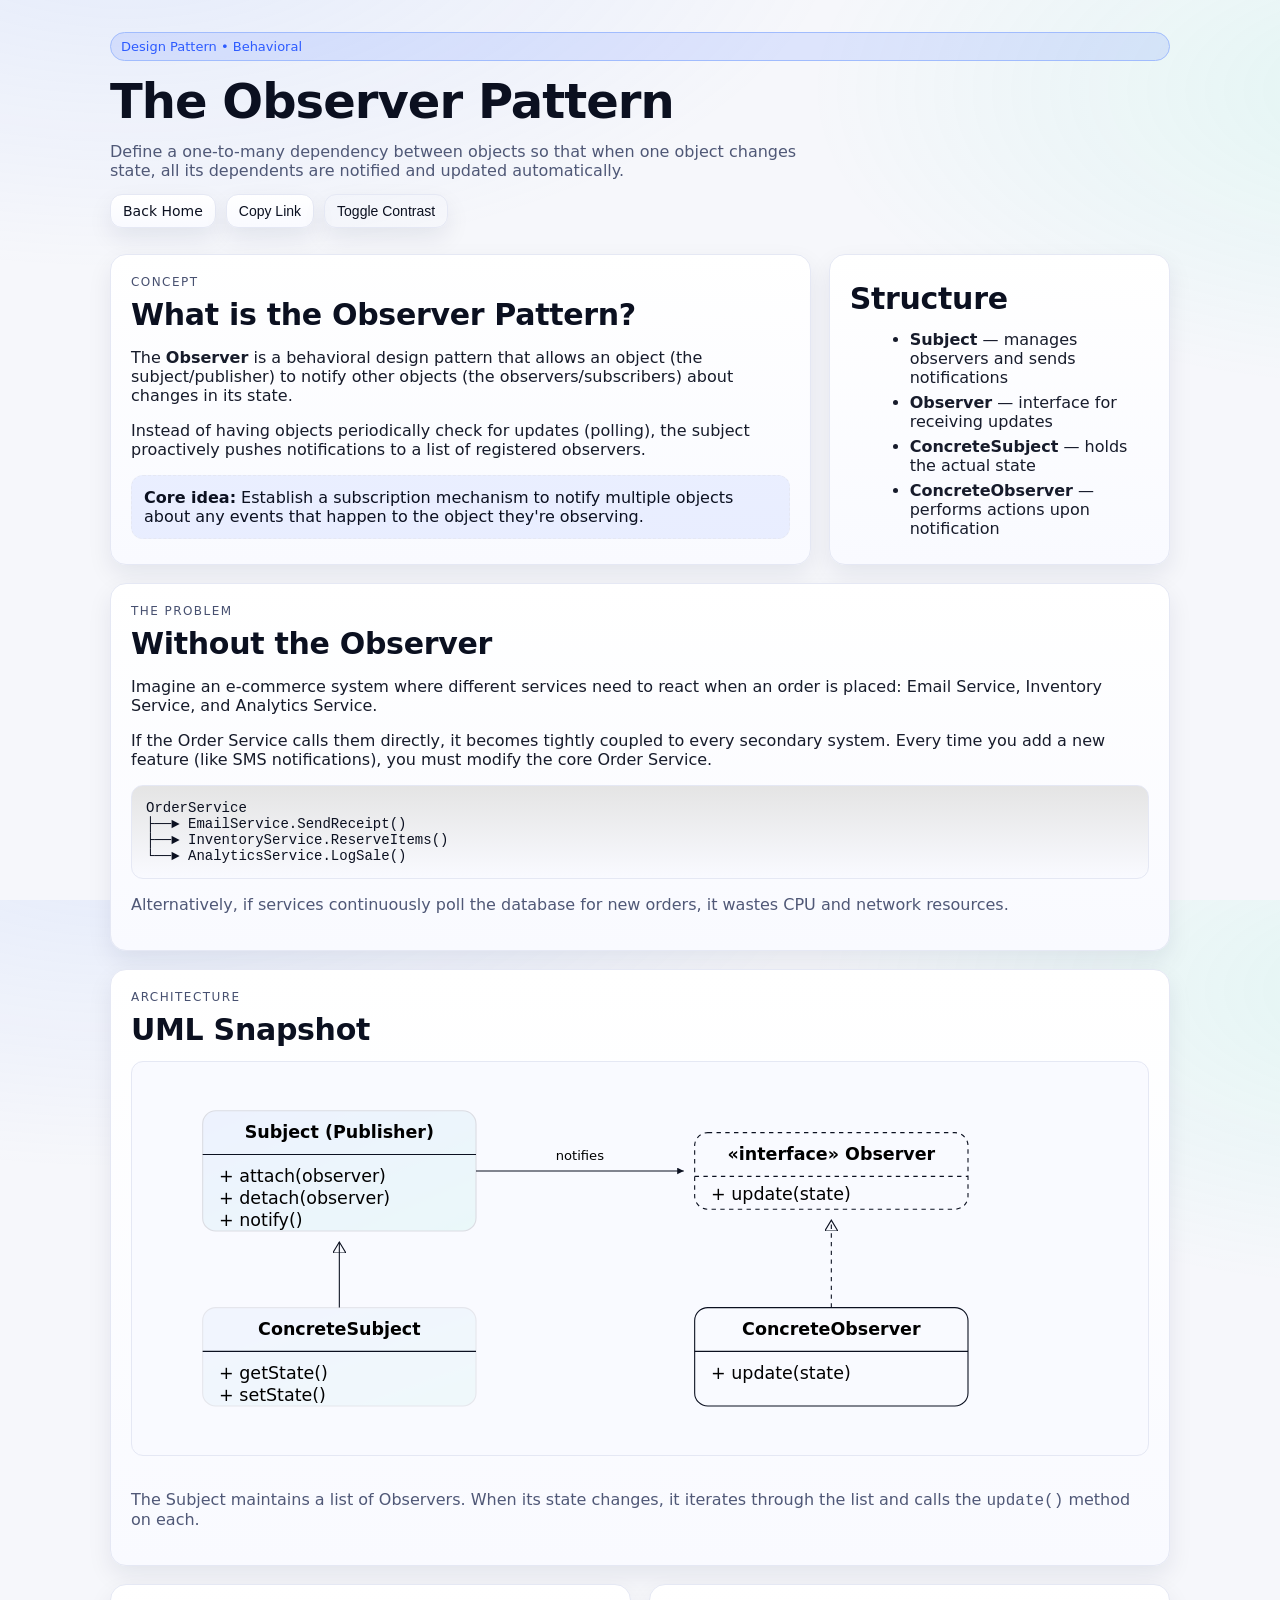
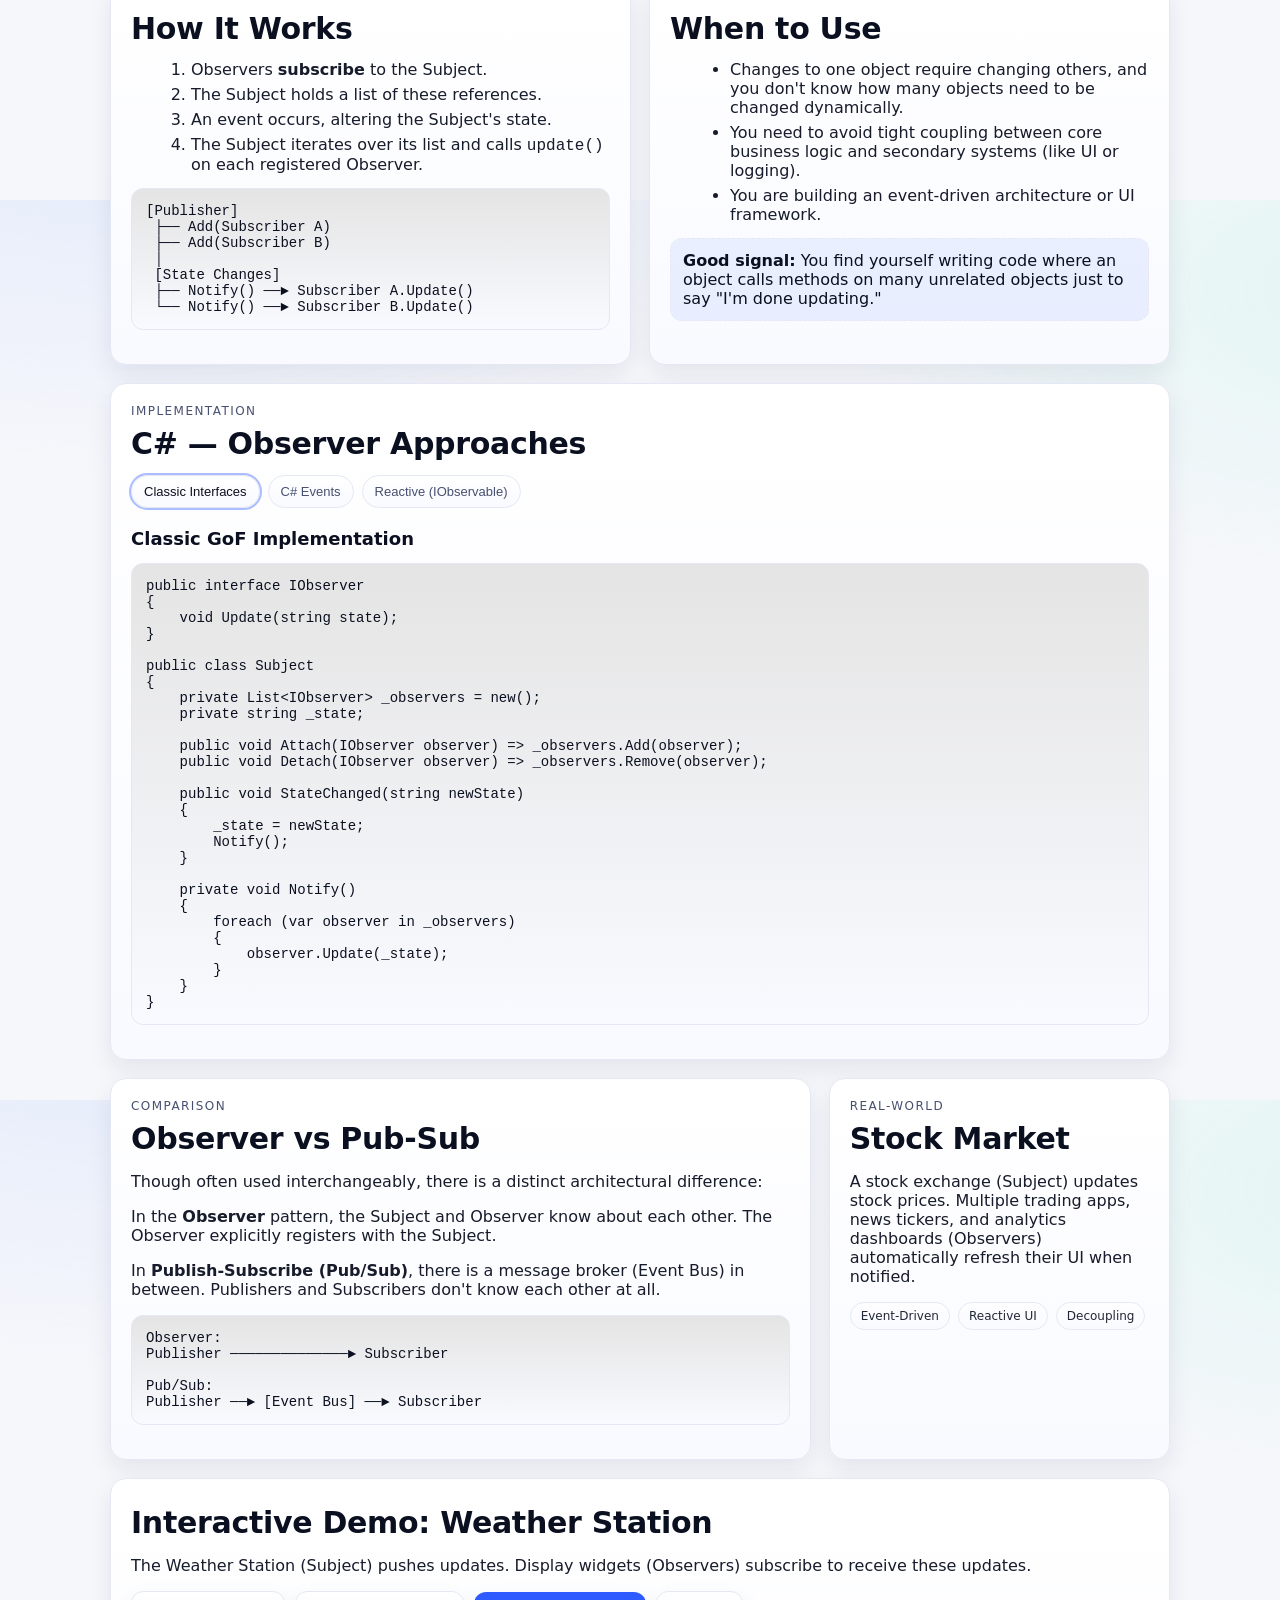
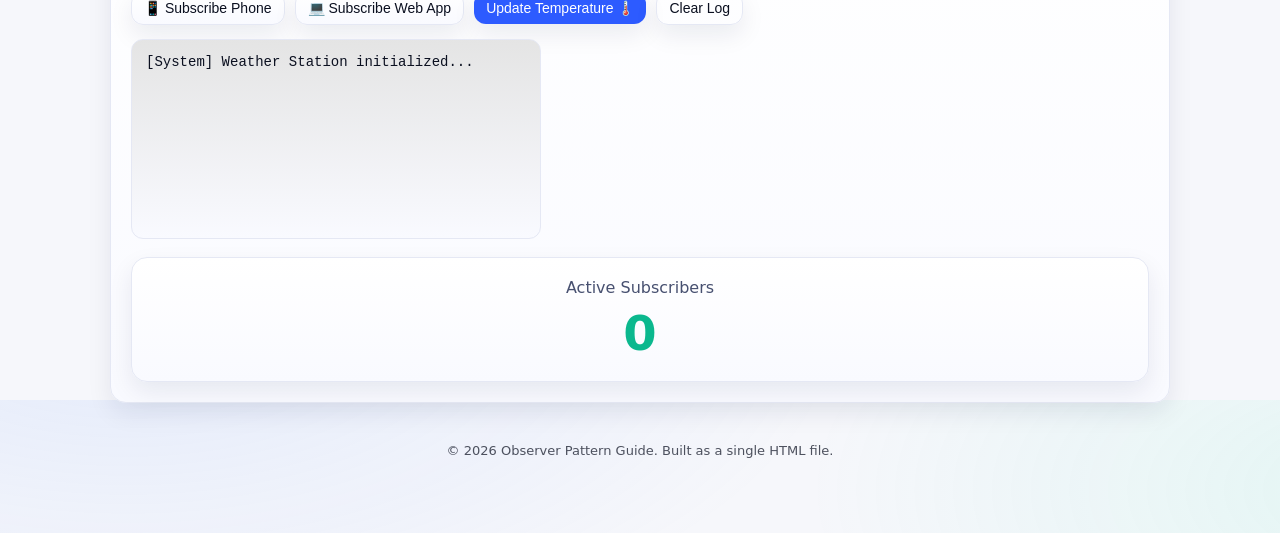
<file: patterns/observer/page.html>
<!DOCTYPE html>
<html lang="en">

<head>
    <meta charset="utf-8" />
    <meta name="viewport" content="width=device-width, initial-scale=1" />
    <title>The Observer Pattern — A Practical Guide</title>
    <meta name="description"
        content="A practical guide to the Observer design pattern with UML, C# examples, Events, Reactive Extensions, benefits, pitfalls and real-world examples." />
    <!-- Підключення зовнішнього файлу стилів -->
    <link rel="stylesheet" href="style.css" />
</head>

<body>
    <div class="container">
        <header>
            <span class="badge" aria-label="Design Pattern">Design Pattern • Behavioral</span>
            <h1 class="title">The Observer Pattern</h1>
            <p class="subtitle">Define a one-to-many dependency between objects so that when one object changes state,
                all its dependents are notified and updated automatically.</p>
            <div class="toolbar">
<a class="btn clear-styles" href="../../index.html">Back Home</a>
                <button id="copyLink" class="btn" aria-label="Copy shareable link">Copy Link</button>
                <button id="toggleContrast" class="btn ghost" aria-label="Toggle high contrast">Toggle Contrast</button>
            </div>
        </header>

        <section class="grid">
            <!-- ================= WHAT IS OBSERVER ================= -->
            <article class="card span-8">
                <span class="kicker">Concept</span>
                <h2>What is the Observer Pattern?</h2>
                <p>The <strong>Observer</strong> is a behavioral design pattern that allows an object (the
                    subject/publisher) to notify other objects (the observers/subscribers) about changes in its state.
                </p>
                <p>Instead of having objects periodically check for updates (polling), the subject proactively pushes
                    notifications to a list of registered observers.</p>
                <div class="callout">
                    <strong>Core idea:</strong> Establish a subscription mechanism to notify multiple objects about any
                    events that happen to the object they're observing.
                </div>
            </article>

            <!-- ================= CHECKLIST ================= -->
            <aside class="card span-4">
                <h2>Structure</h2>
                <ul>
                    <li><strong>Subject</strong> — manages observers and sends notifications</li>
                    <li><strong>Observer</strong> — interface for receiving updates</li>
                    <li><strong>ConcreteSubject</strong> — holds the actual state</li>
                    <li><strong>ConcreteObserver</strong> — performs actions upon notification</li>
                </ul>
            </aside>

            <!-- ================= PROBLEM ================= -->
            <article class="card span-12">
                <span class="kicker">
                    The Problem
                </span>
                <h2>
                    Without the Observer
                </h2>
                <p>
                    Imagine an e-commerce system where different services need to react when an order is placed:
                    Email Service, Inventory Service, and Analytics Service.
                </p>
                <p>If the Order Service calls them directly, it becomes tightly coupled to every secondary system. Every
                    time you add a new feature (like SMS notifications), you must modify the core Order Service.</p>
                <pre><code>OrderService
├──► EmailService.SendReceipt()
├──► InventoryService.ReserveItems()
└──► AnalyticsService.LogSale()</code></pre>
                <p class="muted">Alternatively, if services continuously poll the database for new orders, it wastes CPU
                    and network resources.</p>
            </article>

            <!-- ================= UML ================= -->
            <article class="card span-12">
                <span class="kicker">Architecture</span>
                <h2>UML Snapshot</h2>
                <svg class="diagram" viewBox="0 0 900 330" xmlns="http://www.w3.org/2000/svg" role="img"
                    aria-label="UML diagram of Observer Pattern">
                    <defs>
                        <linearGradient id="subjectGradient" x1="0" y1="0" x2="1" y2="1">
                            <stop offset="0%" stop-color="#7aa2ff" stop-opacity="0.7" />
                            <stop offset="100%" stop-color="#55e6c1" stop-opacity="0.7" />
                        </linearGradient>
                        <marker id="arrow" markerWidth="10" markerHeight="10" refX="6" refY="3" orient="auto"
                            markerUnits="strokeWidth">
                            <path d="M0,0 L0,6 L6,3 z" fill="currentColor" />
                        </marker>
                        <marker id="hollowArrow" markerWidth="12" markerHeight="12" refX="10" refY="6" orient="auto"
                            markerUnits="strokeWidth">
                            <polygon points="0,0 10,6 0,12" fill="none" stroke="currentColor" />
                        </marker>
                    </defs>

                    <!-- Subject -->
                    <rect x="50" y="30" width="250" height="110" rx="12" fill="url(#subjectGradient)" opacity="0.12"
                        stroke="currentColor" />
                    <text x="175" y="55" text-anchor="middle" font-weight="600">Subject (Publisher)</text>
                    <line x1="50" y1="70" x2="300" y2="70" stroke="currentColor" />
                    <text x="65" y="95">+ attach(observer)</text>
                    <text x="65" y="115">+ detach(observer)</text>
                    <text x="65" y="135">+ notify()</text>

                    <!-- Observer Interface -->
                    <rect x="500" y="50" width="250" height="70" rx="12" fill="none" stroke="currentColor"
                        stroke-dasharray="4" />
                    <text x="625" y="75" text-anchor="middle" font-weight="600">«interface» Observer</text>
                    <line x1="500" y1="90" x2="750" y2="90" stroke="currentColor" stroke-dasharray="4" />
                    <text x="515" y="112">+ update(state)</text>

                    <!-- Concrete Subject -->
                    <rect x="50" y="210" width="250" height="90" rx="12" fill="url(#subjectGradient)" opacity="0.08"
                        stroke="currentColor" />
                    <text x="175" y="235" text-anchor="middle" font-weight="600">ConcreteSubject</text>
                    <line x1="50" y1="250" x2="300" y2="250" stroke="currentColor" />
                    <text x="65" y="275">+ getState()</text>
                    <text x="65" y="295">+ setState()</text>

                    <!-- Concrete Observer -->
                    <rect x="500" y="210" width="250" height="90" rx="12" fill="none" stroke="currentColor" />
                    <text x="625" y="235" text-anchor="middle" font-weight="600">ConcreteObserver</text>
                    <line x1="500" y1="250" x2="750" y2="250" stroke="currentColor" />
                    <text x="515" y="275">+ update(state)</text>

                    <!-- Relationships -->
                    <line x1="300" y1="85" x2="490" y2="85" stroke="currentColor" marker-end="url(#arrow)" />
                    <text x="395" y="75" text-anchor="middle" font-size="12">notifies</text>
                    <line x1="175" y1="210" x2="175" y2="150" stroke="currentColor" marker-end="url(#hollowArrow)" />
                    <line x1="625" y1="210" x2="625" y2="130" stroke="currentColor" stroke-dasharray="4"
                        marker-end="url(#hollowArrow)" />
                </svg>
                <p class="muted">The Subject maintains a list of Observers. When its state changes, it iterates through
                    the list and calls the <code>update()</code> method on each.</p>
            </article>

            <!-- ================= HOW IT WORKS ================= -->
            <article class="card span-6">
                <h2>How It Works</h2>
                <ol>
                    <li>Observers <strong>subscribe</strong> to the Subject.</li>
                    <li>The Subject holds a list of these references.</li>
                    <li>An event occurs, altering the Subject's state.</li>
                    <li>The Subject iterates over its list and calls <code>update()</code> on each registered Observer.
                    </li>
                </ol>
                <pre><code>[Publisher]
 ├── Add(Subscriber A)
 ├── Add(Subscriber B)
 │
 [State Changes]
 ├── Notify() ──► Subscriber A.Update()
 └── Notify() ──► Subscriber B.Update()</code></pre>
            </article>

            <!-- ================= WHEN TO USE ================= -->
            <article class="card span-6">
                <h2>When to Use</h2>
                <ul>
                    <li>Changes to one object require changing others, and you don't know how many objects need to be
                        changed dynamically.</li>
                    <li>You need to avoid tight coupling between core business logic and secondary systems (like UI or
                        logging).</li>
                    <li>You are building an event-driven architecture or UI framework.</li>
                </ul>
                <div class="callout">
                    <strong>Good signal:</strong> You find yourself writing code where an object calls methods on many
                    unrelated objects just to say "I'm done updating."
                </div>
            </article>

            <!-- ================= C# IMPLEMENTATION ================= -->
            <article class="card span-12">
                <span class="kicker">Implementation</span>
                <h2>C# — Observer Approaches</h2>
                <div class="tabs" id="codeTabs">
                    <div class="tablist" role="tablist" aria-label="Implementation examples">
                        <button class="tab" role="tab" data-tab="classic">Classic Interfaces</button>
                        <button class="tab" role="tab" data-tab="events">C# Events</button>
                        <button class="tab" role="tab" data-tab="reactive">Reactive (IObservable)</button>
                    </div>

                    <!-- CLASSIC -->
                    <section class="tabpanel" id="tab-classic" role="tabpanel">
                        <h3>Classic GoF Implementation</h3>
                        <pre><code>public interface IObserver
{
    void Update(string state);
}

public class Subject
{
    private List&lt;IObserver&gt; _observers = new();
    private string _state;

    public void Attach(IObserver observer) =&gt; _observers.Add(observer);
    public void Detach(IObserver observer) =&gt; _observers.Remove(observer);

    public void StateChanged(string newState)
    {
        _state = newState;
        Notify();
    }

    private void Notify()
    {
        foreach (var observer in _observers)
        {
            observer.Update(_state);
        }
    }
}</code></pre>
                    </section>

                    <!-- EVENTS -->
                    <section class="tabpanel" id="tab-events" role="tabpanel">
                        <h3>Modern C# via Events / Delegates</h3>
                        <pre><code>public class OrderService
{
    // C# provides native support for the Observer pattern via events
    public event EventHandler&lt;OrderEventArgs&gt; OrderPlaced;

    public void PlaceOrder(Order order)
    {
        // ... save to database ...

        // Notify all subscribers
        OrderPlaced?.Invoke(this, new OrderEventArgs { OrderId = order.Id });
    }
}

// Subscriber
public class EmailService
{
    public void Subscribe(OrderService orderService)
    {
        orderService.OrderPlaced += HandleOrderPlaced;
    }

    private void HandleOrderPlaced(object sender, OrderEventArgs e)
    {
        Console.WriteLine($"Sending email for Order {e.OrderId}");
    }
}</code></pre>
                    </section>

                    <!-- REACTIVE -->
                    <section class="tabpanel" id="tab-reactive" role="tabpanel">
                        <h3>Reactive Extensions (Rx.NET)</h3>
                        <pre><code>// IObservable&lt;T&gt; acts as the Subject (Publisher)
// IObserver&lt;T&gt; acts as the Subscriber

public class Ticker : IObservable&lt;int&gt;
{
    public IDisposable Subscribe(IObserver&lt;int&gt; observer)
    {
        // implementation details for subscription...
        return new Unsubscriber(); // Allows clean detachment
    }
}

// Usage with LINQ
var ticker = new Ticker();
var subscription = ticker
    .Where(price =&gt; price &gt; 100)
    .Subscribe(price =&gt; Console.WriteLine($"High price alert: {price}"));

// Unsubscribe
subscription.Dispose();</code></pre>
                    </section>
                </div>
            </article>

            <!-- ================= PUB/SUB VS OBSERVER ================= -->
            <article class="card span-8">
                <span class="kicker">Comparison</span>
                <h2>Observer vs Pub-Sub</h2>
                <p>Though often used interchangeably, there is a distinct architectural difference:</p>
                <p>In the <strong>Observer</strong> pattern, the Subject and Observer know about each other. The
                    Observer explicitly registers with the Subject.</p>
                <p>In <strong>Publish-Subscribe (Pub/Sub)</strong>, there is a message broker (Event Bus) in between.
                    Publishers and Subscribers don't know each other at all.</p>
                <pre><code>Observer:
Publisher ──────────────► Subscriber

Pub/Sub:
Publisher ──► [Event Bus] ──► Subscriber</code></pre>
            </article>

            <!-- ================= MINDCARE (EXAMPLE) ================= -->
            <aside class="card span-4">
                <span class="kicker">Real-World</span>
                <h2>Stock Market</h2>
                <p>A stock exchange (Subject) updates stock prices. Multiple trading apps, news tickers, and analytics
                    dashboards (Observers) automatically refresh their UI when notified.</p>
                <div class="pill-list">
                    <span class="pill">Event-Driven</span>
                    <span class="pill">Reactive UI</span>
                    <span class="pill">Decoupling</span>
                </div>
            </aside>

            <!-- ================= REAL WORLD DEMO ================= -->
            <article class="card span-12">
                <h2>Interactive Demo: Weather Station</h2>
                <p>The Weather Station (Subject) pushes updates. Display widgets (Observers) subscribe to receive these
                    updates.</p>
                <div class="toolbar" style="margin-bottom: 14px;">
                    <button class="btn" id="btnTogglePhone">📱 Subscribe Phone</button>
                    <button class="btn" id="btnToggleWeb">💻 Subscribe Web App</button>
                    <button class="btn accent" id="btnUpdateTemp"
                        style="background: var(--brand); color: #fff; border:none;">Update Temperature 🌡️</button>
                    <button class="btn ghost" id="clearLog">Clear Log</button>
                </div>
                <div style="display: grid; grid-template-columns: 1fr 1fr; gap: 18px;">
                    <pre id="demoLog"
                        style="height: 200px; margin: 0;"><code>[System] Weather Station initialized...</code></pre>
                    <div class="card"
                        style="margin: 0; display: flex; flex-direction: column; justify-content: center; align-items: center;">
                        <span class="muted" style="margin-bottom: 8px;">Active Subscribers</span>
                        <div id="subscriberCount" style="font-size: 48px; font-weight: bold; color: var(--accent);">0
                        </div>
                    </div>
                </div>
            </article>
        </section>

        <!-- ================= FOOTER ================= -->
        <footer>
            <p>© 2026 Observer Pattern Guide. Built as a single HTML file.</p>
        </footer>
    </div>

    <script src="script.js"></script>
</body>

</html>
</file>
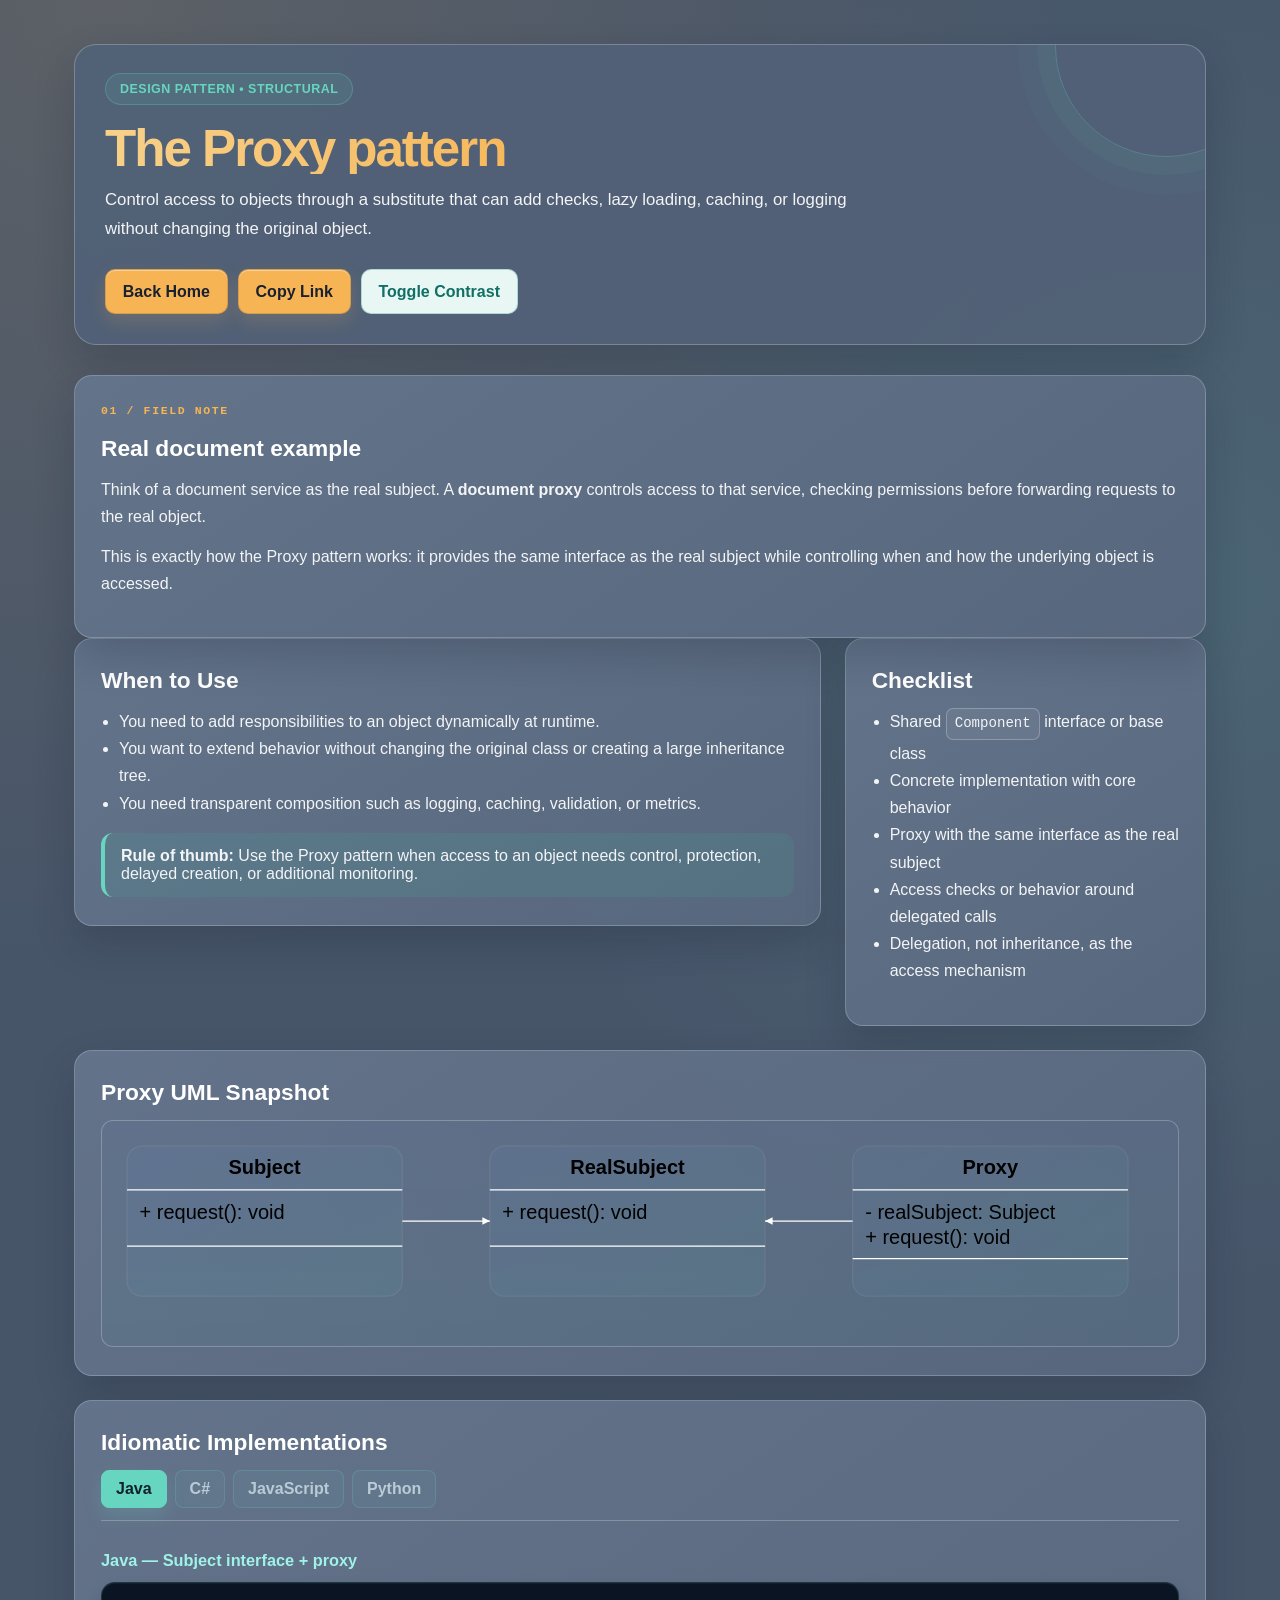
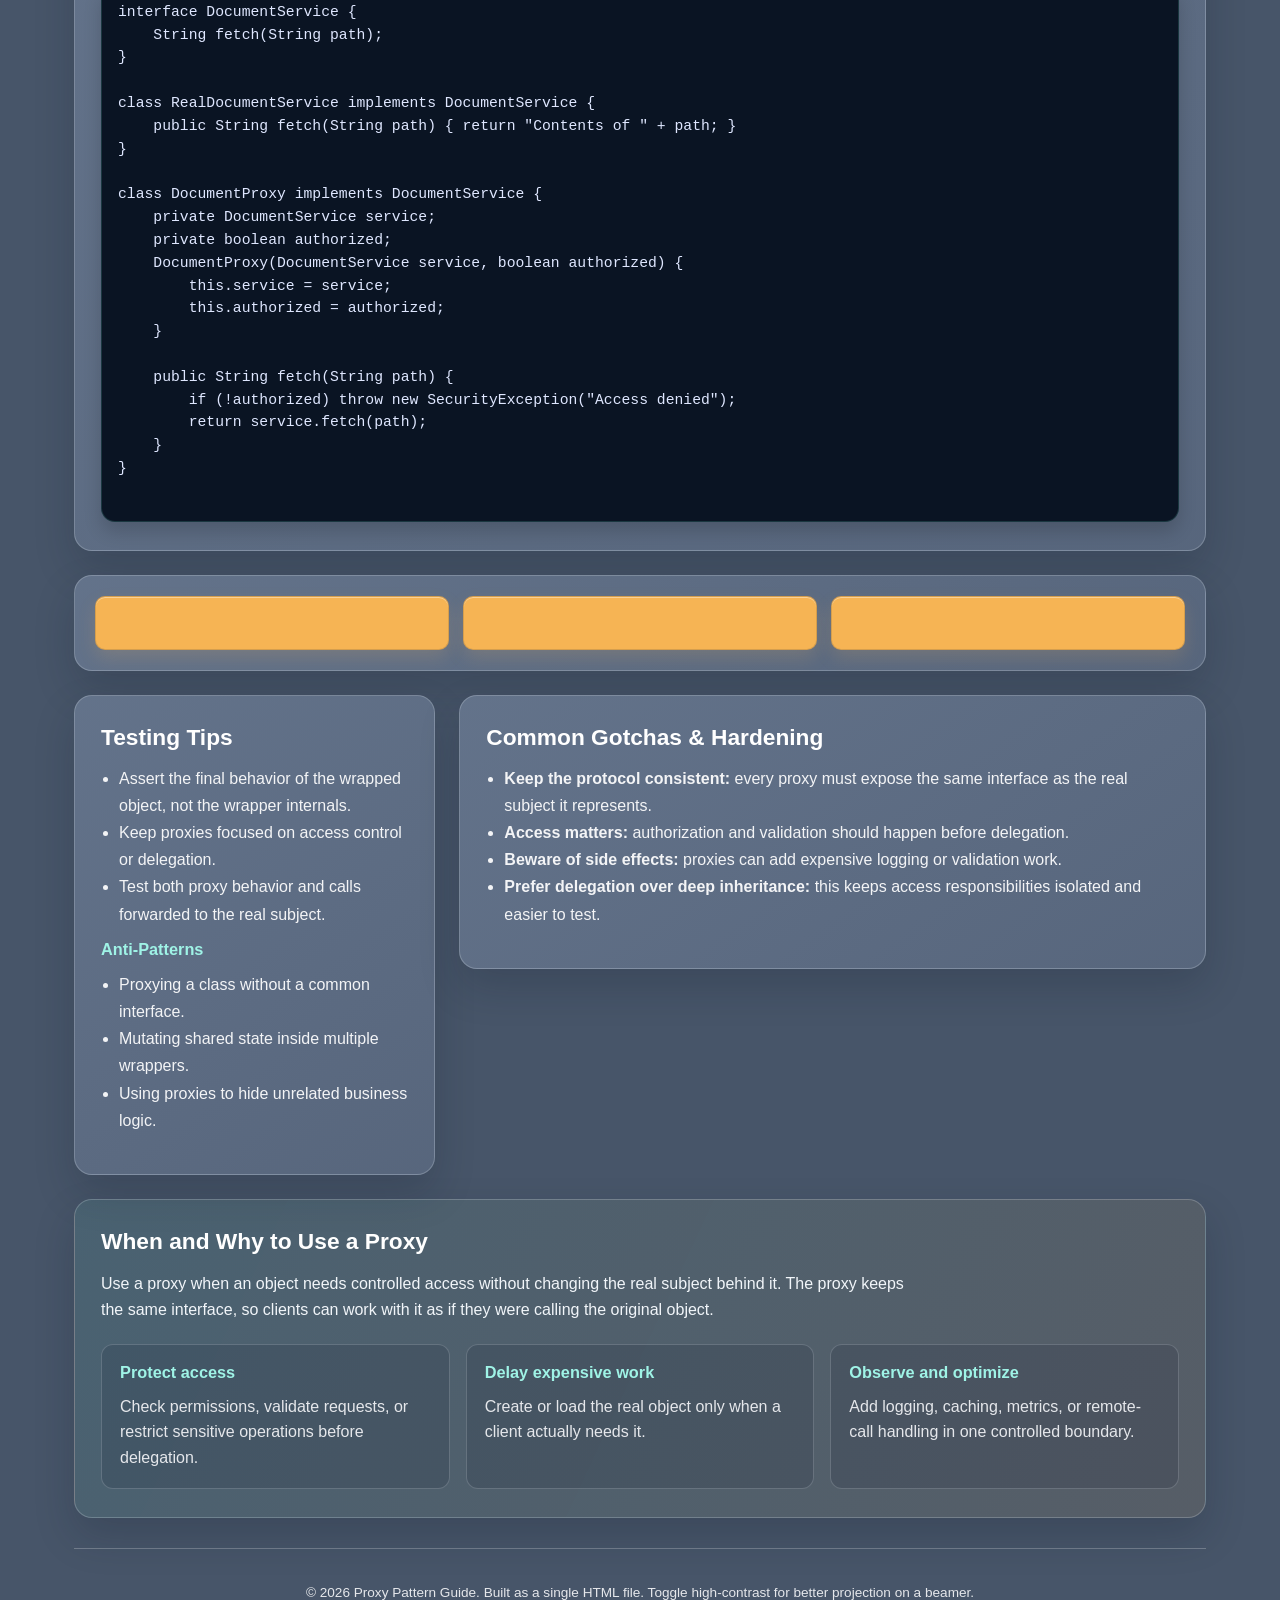
<file: patterns/proxy/proxy.html>
<!DOCTYPE html>
<html lang="en">

<head>
    <meta charset="utf-8" />
    <meta name="viewport" content="width=device-width, initial-scale=1" />
    <title>The Proxy Pattern — A Practical Guide</title>
    <meta name="description"
        content="A practical guide to the Proxy design pattern with examples in Java, C#, JavaScript, and Python." />
    <link rel="stylesheet" href="proxy.css" />
</head>

<body>
    <div class="container">
        <header>
            <span class="badge" aria-label="Design Pattern">Design Pattern • Structural</span>
            <h1 class="title">The Proxy pattern</h1>
            <p class="subtitle">Control access to objects through a substitute that can add checks, lazy loading, caching,
                or logging without changing the original object.</p>
            <div class="toolbar">
                <button class="btn">
                    <a class="clear-styles" href="../../index.html">Back Home</a>
                </button>
                <button id="copyLink" class="btn" aria-label="Copy shareable link">Copy Link</button>
                <button id="toggleContrast" class="btn ghost" aria-label="Toggle high contrast">Toggle Contrast</button>
            </div>

        </header>

        <article class="card span-12 proxy-story">
            <h2>Real document example</h2>
            <p>Think of a document service as the real subject. A <strong>document proxy</strong> controls access to that service,
                checking permissions before forwarding requests to the real object.</p>
            <p>This is exactly how the Proxy pattern works: it provides the same interface as the real subject while
                controlling when and how the underlying object is accessed.</p>
        </article>

        <section class="grid">
            <article class="card span-8">
                <h2>When to Use</h2>
                <ul>
                    <li>You need to add responsibilities to an object dynamically at runtime.</li>
                    <li>You want to extend behavior without changing the original class or creating a large inheritance
                        tree.</li>
                    <li>You need transparent composition such as logging, caching, validation, or metrics.</li>
                </ul>
                <div class="callout" role="note">
                    <strong>Rule of thumb:</strong> Use the Proxy pattern when access to an object needs control,
                    protection, delayed creation, or additional monitoring.
                </div>
            </article>

            <aside class="card span-4">
                <h2>Checklist</h2>
                <ul>
                    <li>Shared <span class="kbd">Component</span> interface or base class</li>
                    <li>Concrete implementation with core behavior</li>
                    <li>Proxy with the same interface as the real subject</li>
                    <li>Access checks or behavior around delegated calls</li>
                    <li>Delegation, not inheritance, as the access mechanism</li>
                </ul>
            </aside>

            <article class="card span-12">
                <h2>Proxy UML Snapshot</h2>
                <svg class="diagram" viewBox="0 0 860 180" xmlns="http://www.w3.org/2000/svg" role="img"
                    aria-label="UML diagram of Proxy">
                    <defs>
                        <linearGradient id="g" x1="0" y1="0" x2="1" y2="1">
                            <stop offset="0%" stop-color="#7aa2ff" stop-opacity="0.7" />
                            <stop offset="100%" stop-color="#55e6c1" stop-opacity="0.7" />
                        </linearGradient>
                    </defs>

                    <rect x="20" y="20" width="220" height="120" rx="12" fill="url(#g)" opacity="0.08"
                        stroke="currentColor" />
                    <text x="130" y="42" text-anchor="middle" font-weight="600">Subject</text>
                    <line x1="20" y1="55" x2="240" y2="55" stroke="currentColor" />
                    <text x="30" y="78">+ request(): void</text>
                    <line x1="20" y1="100" x2="240" y2="100" stroke="currentColor" />

                    <rect x="310" y="20" width="220" height="120" rx="12" fill="url(#g)" opacity="0.08"
                        stroke="currentColor" />
                    <text x="420" y="42" text-anchor="middle" font-weight="600">RealSubject</text>
                    <line x1="310" y1="55" x2="530" y2="55" stroke="currentColor" />
                    <text x="320" y="78">+ request(): void</text>
                    <line x1="310" y1="100" x2="530" y2="100" stroke="currentColor" />

                    <rect x="600" y="20" width="220" height="120" rx="12" fill="url(#g)" opacity="0.08"
                        stroke="currentColor" />
                    <text x="710" y="42" text-anchor="middle" font-weight="600">Proxy</text>
                    <line x1="600" y1="55" x2="820" y2="55" stroke="currentColor" />
                    <text x="610" y="78">- realSubject: Subject</text>
                    <text x="610" y="98">+ request(): void</text>
                    <line x1="600" y1="110" x2="820" y2="110" stroke="currentColor" />

                    <defs>
                        <marker id="arrow" markerWidth="10" markerHeight="10" refX="6" refY="3" orient="auto"
                            markerUnits="strokeWidth">
                            <path d="M0,0 L0,6 L6,3 z" fill="currentColor" />
                        </marker>
                    </defs>
                    <line x1="240" y1="80" x2="310" y2="80" stroke="currentColor" marker-end="url(#arrow)" />
                    <line x1="600" y1="80" x2="530" y2="80" stroke="currentColor" marker-end="url(#arrow)" />
                </svg>
            </article>

            <article class="card span-12">
                <h2>Idiomatic Implementations</h2>
                <div class="tabs" id="langTabs">
                    <div class="tablist" role="tablist" aria-label="Languages">
                        <button class="tab" role="tab" aria-controls="tab-java" data-tab="java">Java</button>
                        <button class="tab" role="tab" aria-controls="tab-csharp" data-tab="csharp">C#</button>
                        <button class="tab" role="tab" aria-controls="tab-js" data-tab="js">JavaScript</button>
                        <button class="tab" role="tab" aria-controls="tab-py" data-tab="py">Python</button>
                    </div>

                    <section class="tabpanel" id="tab-java" role="tabpanel" aria-labelledby="java">
                        <h3>Java — Subject interface + proxy</h3>
                                                <pre><code>interface DocumentService {
    String fetch(String path);
}

class RealDocumentService implements DocumentService {
    public String fetch(String path) { return "Contents of " + path; }
}

class DocumentProxy implements DocumentService {
    private DocumentService service;
    private boolean authorized;
    DocumentProxy(DocumentService service, boolean authorized) {
        this.service = service;
        this.authorized = authorized;
    }

    public String fetch(String path) {
        if (!authorized) throw new SecurityException("Access denied");
        return service.fetch(path);
    }
}

</code></pre>
                    </section>

                    <section class="tabpanel" id="tab-csharp" role="tabpanel" aria-labelledby="csharp">
                        <h3>C# — Virtual methods with composition</h3>
                                                <pre><code>public interface IDocumentService {
    string Fetch(string path);
}

public class RealDocumentService : IDocumentService {
    public string Fetch(string path) =&gt; File.ReadAllText(path);
}

public class DocumentProxy : IDocumentService {
    private readonly IDocumentService service;
    public DocumentProxy(IDocumentService service) => this.service = service;
    public string Fetch(string path) {
        if (!UserCanRead(path)) throw new UnauthorizedAccessException();
        return service.Fetch(path);
    }
}

</code></pre>
                    </section>

                    <section class="tabpanel" id="tab-js" role="tabpanel" aria-labelledby="js">
                        <h3>JavaScript — Wrap an object and delegate calls</h3>
                                                <pre><code>class RealDocumentService {
    fetch(path) { return `Contents of ${path}`; }
}

class DocumentProxy {
    constructor(service, canRead) {
        this.service = service;
        this.canRead = canRead;
    }
    fetch(path) {
        if (!this.canRead) throw new Error("Access denied");
        return this.service.fetch(path);
    }
}

const documents = new DocumentProxy(new RealDocumentService(), true);
console.log(documents.fetch("report.txt"));
</code></pre>
                    </section>

                    <section class="tabpanel" id="tab-py" role="tabpanel" aria-labelledby="py">
                        <h3>Python — Functional-style wrappers</h3>
                        <pre><code>class RealDocumentService:
    def fetch(self, path):
        with open(path) as document:
            return document.read()

class DocumentProxy:
    def __init__(self, service, can_read):
        self._service = service
        self._can_read = can_read
    def fetch(self, path):
        if not self._can_read:
            raise PermissionError("Access denied")
        return self._service.fetch(path)

documents = DocumentProxy(RealDocumentService(), True)
print(documents.fetch("report.txt"))
</code></pre>
                    </section>
                </div>
            </article>

            <article class="card span-12 placeholder-block">
                <div class="placeholder-actions" aria-label="Future actions">
                    <button class="btn placeholder-button" aria-label="Placeholder button one"></button>
                    <button class="btn placeholder-button" aria-label="Placeholder button two"></button>
                    <button class="btn placeholder-button" aria-label="Placeholder button three"></button>
                </div>
            </article>

            <aside class="card span-4">
                <h2>Testing Tips</h2>
                <ul>
                    <li>Assert the final behavior of the wrapped object, not the wrapper internals.</li>
                    <li>Keep proxies focused on access control or delegation.</li>
                    <li>Test both proxy behavior and calls forwarded to the real subject.</li>
                </ul>
                <h3>Anti‑Patterns</h3>
                <ul>
                    <li>Proxying a class without a common interface.</li>
                    <li>Mutating shared state inside multiple wrappers.</li>
                    <li>Using proxies to hide unrelated business logic.</li>
                </ul>
            </aside>

            <article class="card span-8">
                <h2>Common Gotchas & Hardening</h2>
                <ul>
                    <li><strong>Keep the protocol consistent:</strong> every proxy must expose the same interface as the
                        real subject it represents.</li>
                    <li><strong>Access matters:</strong> authorization and validation should happen before delegation.</li>
                    <li><strong>Beware of side effects:</strong> proxies can add expensive logging or validation work.</li>
                    <li><strong>Prefer delegation over deep inheritance:</strong> this keeps access responsibilities isolated
                        and easier to test.</li>
                </ul>
            </article>

            <article class="card span-12 proxy-guidance">
                <h2>When and Why to Use a Proxy</h2>
                <p>Use a proxy when an object needs controlled access without changing the real subject behind it.
                    The proxy keeps the same interface, so clients can work with it as if they were calling the original object.</p>
                <div class="guidance-grid">
                    <div>
                        <h3>Protect access</h3>
                        <p>Check permissions, validate requests, or restrict sensitive operations before delegation.</p>
                    </div>
                    <div>
                        <h3>Delay expensive work</h3>
                        <p>Create or load the real object only when a client actually needs it.</p>
                    </div>
                    <div>
                        <h3>Observe and optimize</h3>
                        <p>Add logging, caching, metrics, or remote-call handling in one controlled boundary.</p>
                    </div>
                </div>
            </article>
        </section>

        <footer>
            <p>© 2026 Proxy Pattern Guide. Built as a single HTML file. Toggle high‑contrast for better projection
                on a beamer.</p>
        </footer>
    </div>

    <script src="proxy.js"></script>
</body>

</html>
</file>
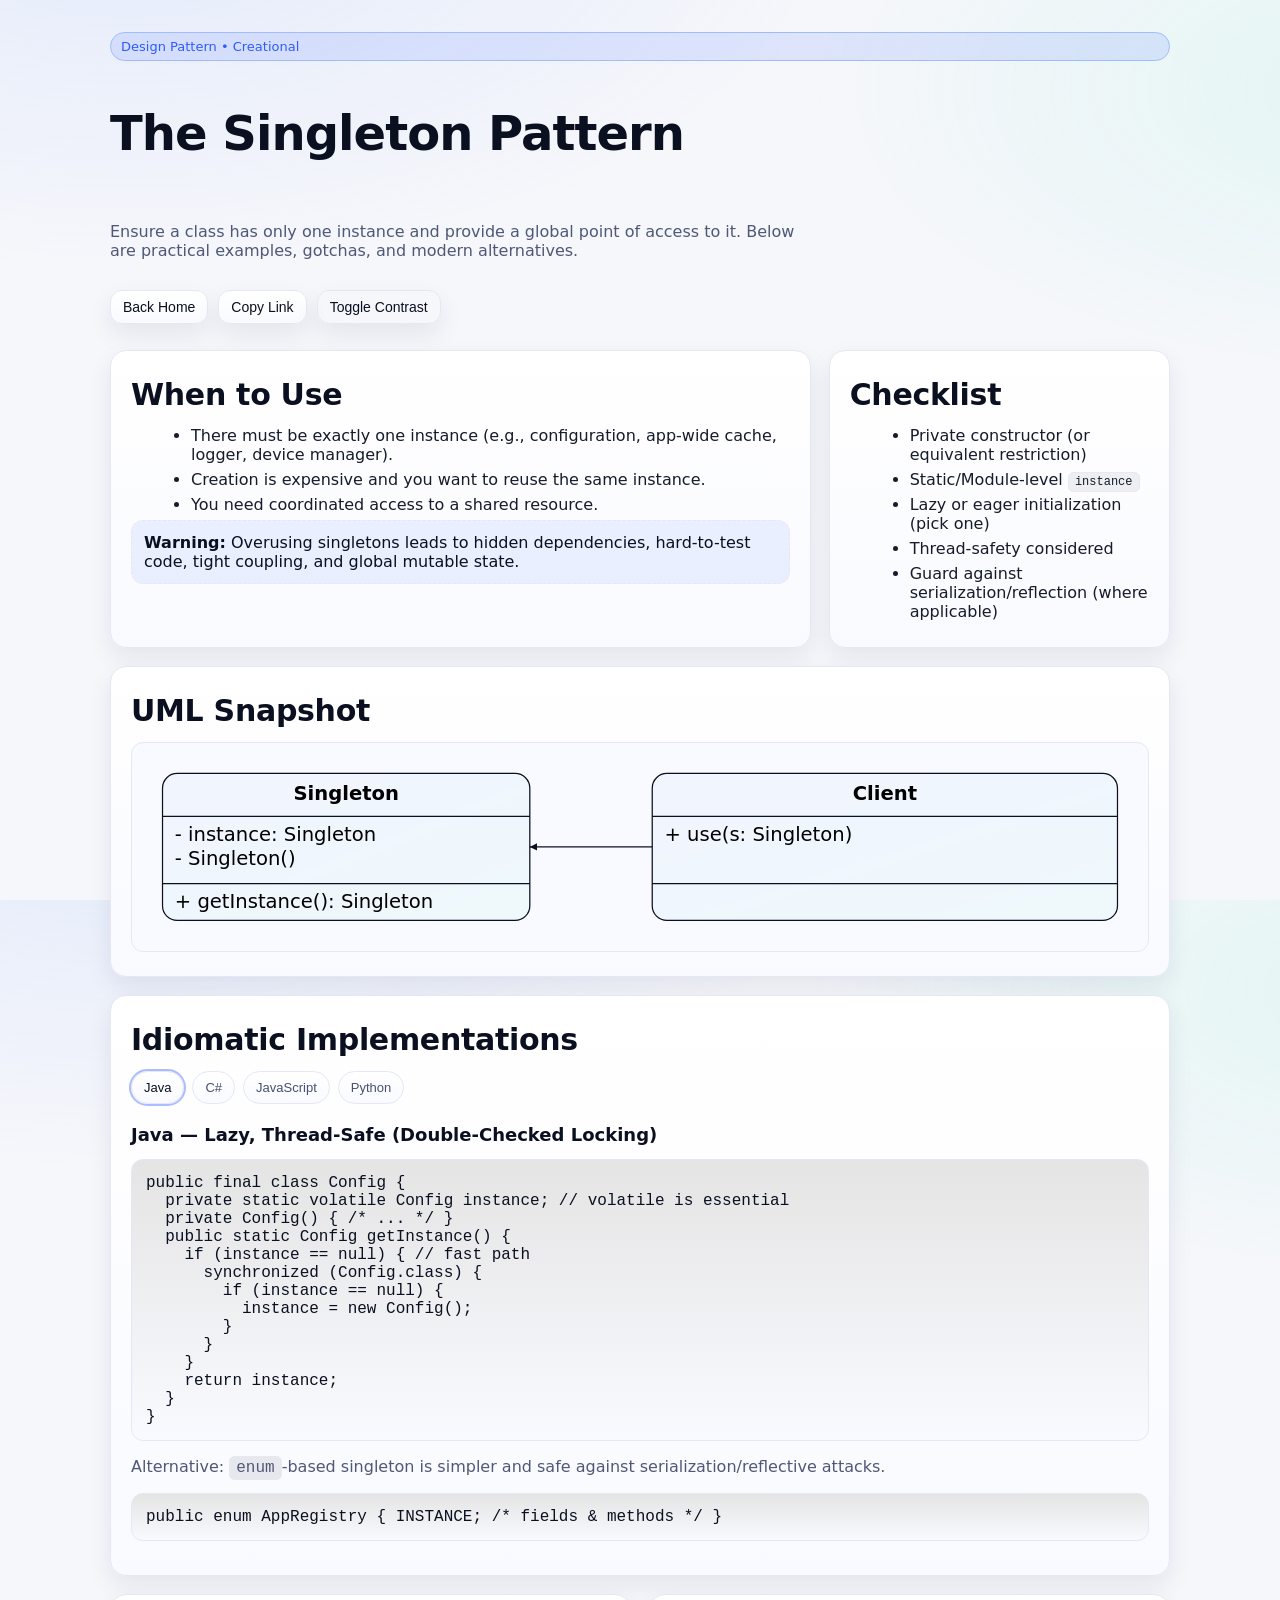
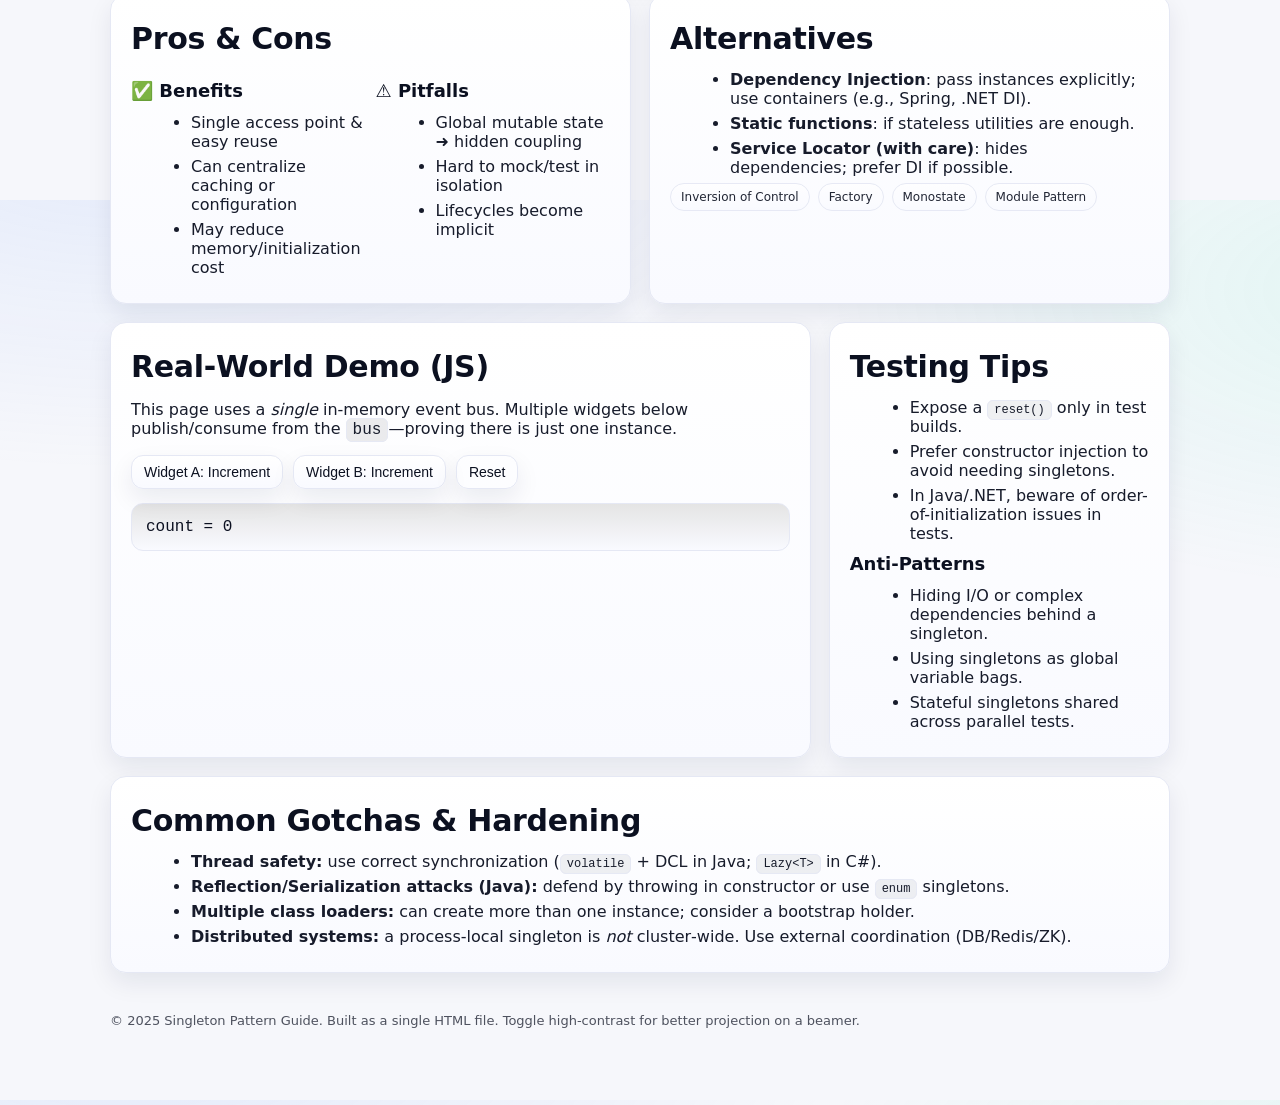
<file: patterns/singleton/page.html>
<!DOCTYPE html>
<html lang="en">

<head>
    <meta charset="utf-8" />
    <meta name="viewport" content="width=device-width, initial-scale=1" />
    <title>The Singleton Pattern — A Practical Guide</title>
    <meta name="description"
        content="A concise, practical guide to the Singleton design pattern with examples in Java, C#, JavaScript, and Python." />
    <link rel="stylesheet" href="style.css" />
</head>

<body>
    <div class="container">
        <header>
            <span class="badge" aria-label="Design Pattern">Design Pattern • Creational</span>
            <h1 class="title">The Singleton Pattern</h1>
            <p class="subtitle">Ensure a class has only one instance and provide a global point of access to it. Below
                are practical examples, gotchas, and modern alternatives.</p>
            <div class="toolbar">
                <button class="btn">
                    <a class="clear-styles" href="../../index.html">Back Home</a>
                </button>
                <button id="copyLink" class="btn" aria-label="Copy shareable link">Copy Link</button>
                <button id="toggleContrast" class="btn ghost" aria-label="Toggle high contrast">Toggle Contrast</button>
            </div>

        </header>

        <section class="grid">
            <article class="card span-8">
                <h2>When to Use</h2>
                <ul>
                    <li>There must be exactly one instance (e.g., configuration, app-wide cache, logger, device
                        manager).</li>
                    <li>Creation is expensive and you want to reuse the same instance.</li>
                    <li>You need coordinated access to a shared resource.</li>
                </ul>
                <div class="callout" role="note">
                    <strong>Warning:</strong> Overusing singletons leads to hidden dependencies, hard-to-test code,
                    tight coupling, and global mutable state.
                </div>
            </article>

            <aside class="card span-4">
                <h2>Checklist</h2>
                <ul>
                    <li>Private constructor (or equivalent restriction)</li>
                    <li>Static/Module-level <span class="kbd">instance</span></li>
                    <li>Lazy or eager initialization (pick one)</li>
                    <li>Thread-safety considered</li>
                    <li>Guard against serialization/reflection (where applicable)</li>
                </ul>
            </aside>

            <article class="card span-12">
                <h2>UML Snapshot</h2>
                <svg class="diagram" viewBox="0 0 820 160" xmlns="http://www.w3.org/2000/svg" role="img"
                    aria-label="UML diagram of Singleton">
                    <defs>
                        <linearGradient id="g" x1="0" y1="0" x2="1" y2="1">
                            <stop offset="0%" stop-color="#7aa2ff" stop-opacity="0.7" />
                            <stop offset="100%" stop-color="#55e6c1" stop-opacity="0.7" />
                        </linearGradient>
                    </defs>
                    <rect x="20" y="20" width="300" height="120" rx="12" fill="url(#g)" opacity="0.08"
                        stroke="currentColor" />
                    <rect x="20" y="20" width="300" height="120" rx="12" fill="none" stroke="currentColor" />
                    <text x="170" y="42" text-anchor="middle" font-weight="600">Singleton</text>
                    <line x1="20" y1="55" x2="320" y2="55" stroke="currentColor" />
                    <text x="30" y="75">- instance: Singleton</text>
                    <text x="30" y="95">- Singleton()</text>
                    <line x1="20" y1="110" x2="320" y2="110" stroke="currentColor" />
                    <text x="30" y="130">+ getInstance(): Singleton</text>

                    <rect x="420" y="20" width="380" height="120" rx="12" fill="url(#g)" opacity="0.08"
                        stroke="currentColor" />
                    <rect x="420" y="20" width="380" height="120" rx="12" fill="none" stroke="currentColor" />
                    <text x="610" y="42" text-anchor="middle" font-weight="600">Client</text>
                    <line x1="420" y1="55" x2="800" y2="55" stroke="currentColor" />
                    <text x="430" y="75">+ use(s: Singleton)</text>
                    <line x1="420" y1="110" x2="800" y2="110" stroke="currentColor" />

                    <defs>
                        <marker id="arrow" markerWidth="10" markerHeight="10" refX="6" refY="3" orient="auto"
                            markerUnits="strokeWidth">
                            <path d="M0,0 L0,6 L6,3 z" fill="currentColor" />
                        </marker>
                    </defs>
                    <line x1="420" y1="80" x2="320" y2="80" stroke="currentColor" marker-end="url(#arrow)" />
                </svg>
            </article>

            <article class="card span-12">
                <h2>Idiomatic Implementations</h2>
                <div class="tabs" id="langTabs">
                    <div class="tablist" role="tablist" aria-label="Languages">
                        <button class="tab" role="tab" aria-controls="tab-java" data-tab="java">Java</button>
                        <button class="tab" role="tab" aria-controls="tab-csharp" data-tab="csharp">C#</button>
                        <button class="tab" role="tab" aria-controls="tab-js" data-tab="js">JavaScript</button>
                        <button class="tab" role="tab" aria-controls="tab-py" data-tab="py">Python</button>
                    </div>

                    <section class="tabpanel" id="tab-java" role="tabpanel" aria-labelledby="java">
                        <h3>Java — Lazy, Thread-Safe (Double-Checked Locking)</h3>
                        <pre><code>public final class Config {
  private static volatile Config instance; // volatile is essential
  private Config() { /* ... */ }
  public static Config getInstance() {
    if (instance == null) { // fast path
      synchronized (Config.class) {
        if (instance == null) {
          instance = new Config();
        }
      }
    }
    return instance;
  }
}
</code></pre>
                        <p class="muted">Alternative: <code class="inline">enum</code>-based singleton is simpler and
                            safe against serialization/reflective attacks.</p>
                        <pre><code>public enum AppRegistry { INSTANCE; /* fields & methods */ }
</code></pre>
                    </section>

                    <section class="tabpanel" id="tab-csharp" role="tabpanel" aria-labelledby="csharp">
                        <h3>C# — Best Practice with Lazy&lt;T&gt;</h3>
                        <pre><code>public sealed class Registry {
  private static readonly Lazy&lt;Registry&gt; _instance =
      new Lazy&lt;Registry&gt;(() =&gt; new Registry());
  public static Registry Instance =&gt; _instance.Value;
  private Registry() {}
}
</code></pre>
                        <p class="muted">Eager alternative:</p>
                        <pre><code>public sealed class Eager {
  public static readonly Eager Instance = new Eager();
  private Eager() {}
}
</code></pre>
                    </section>

                    <section class="tabpanel" id="tab-js" role="tabpanel" aria-labelledby="js">
                        <h3>JavaScript — Module as Singleton</h3>
                        <pre><code>// settings.js (ES module)
const settings = { theme: "dark", locale: "en-US" };
export default settings;
</code></pre>
                        <pre><code>// usage
import settings from "./settings.js";
settings.theme = "light"; // same object everywhere it's imported
</code></pre>
                        <p class="muted">Or use a class but export a single instance:</p>
                        <pre><code>class Bus { /* ... */ }
export const eventBus = new Bus();
</code></pre>
                    </section>

                    <section class="tabpanel" id="tab-py" role="tabpanel" aria-labelledby="py">
                        <h3>Python — Module Singleton (Preferred)</h3>
                        <pre><code># config.py
HOST = "localhost"
PORT = 5432
</code></pre>
                        <pre><code># usage
import config
print(config.PORT)  # the same module object everywhere
</code></pre>
                        <p class="muted">If you truly need a class singleton:</p>
                        <pre><code>class _OnlyOne:
  _inst = None
  def __new__(cls, *a, **kw):
    if cls._inst is None:
      cls._inst = super().__new__(cls)
    return cls._inst
</code></pre>
                    </section>
                </div>
            </article>

            <article class="card span-6">
                <h2>Pros & Cons</h2>
                <div class="grid" style="grid-template-columns: 1fr 1fr; gap: 10px;">
                    <div>
                        <h3>✅ Benefits</h3>
                        <ul>
                            <li>Single access point & easy reuse</li>
                            <li>Can centralize caching or configuration</li>
                            <li>May reduce memory/initialization cost</li>
                        </ul>
                    </div>
                    <div>
                        <h3>⚠️ Pitfalls</h3>
                        <ul>
                            <li>Global mutable state ➜ hidden coupling</li>
                            <li>Hard to mock/test in isolation</li>
                            <li>Lifecycles become implicit</li>
                        </ul>
                    </div>
                </div>
            </article>

            <article class="card span-6">
                <h2>Alternatives</h2>
                <ul>
                    <li><strong>Dependency Injection</strong>: pass instances explicitly; use containers (e.g., Spring,
                        .NET DI).</li>
                    <li><strong>Static functions</strong>: if stateless utilities are enough.</li>
                    <li><strong>Service Locator (with care)</strong>: hides dependencies; prefer DI if possible.</li>
                </ul>
                <div class="pill-list" aria-label="Related">
                    <span class="pill">Inversion of Control</span>
                    <span class="pill">Factory</span>
                    <span class="pill">Monostate</span>
                    <span class="pill">Module Pattern</span>
                </div>
            </article>

            <article class="card span-8">
                <h2>Real‑World Demo (JS)</h2>
                <p>This page uses a <em>single</em> in‑memory event bus. Multiple widgets below publish/consume from the
                    <code class="inline">bus</code>—proving there is just one instance.
                </p>
                <div class="toolbar">
                    <button class="btn" id="incA">Widget A: Increment</button>
                    <button class="btn" id="incB">Widget B: Increment</button>
                    <button class="btn ghost" id="reset">Reset</button>
                </div>
                <pre id="log"><code>count = 0
</code></pre>
            </article>

            <aside class="card span-4">
                <h2>Testing Tips</h2>
                <ul>
                    <li>Expose a <span class="kbd">reset()</span> only in test builds.</li>
                    <li>Prefer constructor injection to avoid needing singletons.</li>
                    <li>In Java/.NET, beware of order-of-initialization issues in tests.</li>
                </ul>
                <h3>Anti‑Patterns</h3>
                <ul>
                    <li>Hiding I/O or complex dependencies behind a singleton.</li>
                    <li>Using singletons as global variable bags.</li>
                    <li>Stateful singletons shared across parallel tests.</li>
                </ul>
            </aside>

            <article class="card span-12">
                <h2>Common Gotchas & Hardening</h2>
                <ul>
                    <li><strong>Thread safety:</strong> use correct synchronization (<span class="kbd">volatile</span> +
                        DCL in Java; <span class="kbd">Lazy&lt;T&gt;</span> in C#).</li>
                    <li><strong>Reflection/Serialization attacks (Java):</strong> defend by throwing in constructor or
                        use <span class="kbd">enum</span> singletons.</li>
                    <li><strong>Multiple class loaders:</strong> can create more than one instance; consider a bootstrap
                        holder.</li>
                    <li><strong>Distributed systems:</strong> a process‑local singleton is <em>not</em> cluster‑wide.
                        Use external coordination (DB/Redis/ZK).</li>
                </ul>
            </article>
        </section>

        <footer>
            <p>© 2025 Singleton Pattern Guide. Built as a single HTML file. Toggle high‑contrast for better projection
                on a beamer.</p>
        </footer>
    </div>

    <script>
        // Link copier
        document.getElementById('copyLink').addEventListener('click', async () => {
            try {
                await navigator.clipboard.writeText(location.href);
                const btn = document.getElementById('copyLink');
                const old = btn.textContent;
                btn.textContent = 'Copied!';
                setTimeout(() => btn.textContent = old, 1200);
            } catch { }
        });

        // Contrast toggle (temporary CSS override)
        const toggleBtn = document.getElementById('toggleContrast');
        let high = false;
        toggleBtn.addEventListener('click', () => {
            high = !high;
            document.documentElement.style.setProperty('--bg', high ? '#05070f' : '');
            document.documentElement.style.setProperty('--card', high ? '#0a0f22' : '');
            document.documentElement.style.setProperty('--card-2', high ? '#0b1020' : '');
            document.documentElement.style.setProperty('--text', high ? '#f2f6ff' : '');
            document.documentElement.style.setProperty('--border', high ? '#243463' : '');
        });

        // Tabs logic
        const tabsRoot = document.getElementById('langTabs');
        const tabs = Array.from(tabsRoot.querySelectorAll('.tab'));
        const panels = Array.from(tabsRoot.querySelectorAll('.tabpanel'));
        function activate(id) {
            tabs.forEach(t => t.dataset.active = (t.dataset.tab === id));
            panels.forEach(p => p.classList.toggle('active', p.id === 'tab-' + id));
        }
        tabs.forEach(t => t.addEventListener('click', () => activate(t.dataset.tab)));
        activate('java');

        // Simple Singleton Demo: event bus & counter shared across widgets
        const Bus = (() => {
            const listeners = new Map();
            return {
                on(event, fn) {
                    if (!listeners.has(event)) listeners.set(event, new Set());
                    listeners.get(event).add(fn);
                    return () => listeners.get(event).delete(fn);
                },
                emit(event, payload) {
                    (listeners.get(event) || []).forEach(fn => fn(payload));
                }
            };
        })(); // module-level singleton bus

        const state = { count: 0 };
        const log = document.getElementById('log');
        function render() { log.textContent = `count = ${state.count}\n`; }
        Bus.on('inc', () => { state.count++; render(); });
        Bus.on('reset', () => { state.count = 0; render(); });

        document.getElementById('incA').addEventListener('click', () => Bus.emit('inc'));
        document.getElementById('incB').addEventListener('click', () => Bus.emit('inc'));
        document.getElementById('reset').addEventListener('click', () => Bus.emit('reset'));
    </script>
</body>

</html>
</file>
<file: style.css>
:root {
  --bg: #0a0e1a;
  --card: #131a2e;
  --card-2: #0f1526;
  --text: #eef1fb;
  --muted: #93a0c2;
  --brand: #7aa2ff;
  --border: #232b45;
  --shadow: 0 10px 30px rgba(0, 0, 0, 0.4);

  --creational: #7aa2ff;
  --structural: #34d3a8;
  --behavioral: #c084fc;
}

body {
  margin: 0;
  font-family:
    ui-sans-serif,
    system-ui,
    -apple-system,
    Segoe UI,
    Roboto,
    Inter,
    Helvetica Neue,
    Arial;
  background:
    radial-gradient(1200px 500px at 50% -10%, rgba(122, 162, 255, 0.12), transparent),
    var(--bg);
  color: var(--text);
}

header {
  background: linear-gradient(180deg, var(--card), var(--card-2));
  border-bottom: 1px solid var(--border);
  padding: 32px 20px;
  box-shadow: var(--shadow);
  text-align: center;
}

header h1 {
  margin: 0;
  font-size: 30px;
  background: linear-gradient(90deg, var(--creational), var(--behavioral));
  -webkit-background-clip: text;
  background-clip: text;
  color: transparent;
}

header .tagline {
  margin: 10px 0 0;
  color: var(--muted);
  font-size: 15px;
}

.container {
  max-width: 1000px;
  margin: 0 auto;
  padding: 20px;
}

.intro {
  color: var(--muted);
}

.pattern-category {
  margin-top: 44px;
}

.category-heading {
  display: flex;
  align-items: center;
  gap: 10px;
  border-bottom: 1px solid var(--border);
  padding-bottom: 10px;
}

.category-heading h2 {
  margin: 0;
  font-size: 22px;
}

.category-dot {
  width: 12px;
  height: 12px;
  border-radius: 50%;
  background: var(--accent, var(--brand));
  box-shadow: 0 0 12px var(--accent, var(--brand));
}

.category-count {
  margin-left: auto;
  font-size: 13px;
  color: var(--muted);
}

.creational { --accent: var(--creational); }
.structural { --accent: var(--structural); }
.behavioral { --accent: var(--behavioral); }

.cards-grid {
  display: none;
  grid-template-columns: repeat(auto-fill, minmax(220px, 1fr));
  gap: 20px;
  margin-top: 20px;
}

.card-link {
  display: block;
  background: linear-gradient(180deg, var(--card), var(--card-2));
  border: 1px solid var(--border);
  border-top: 3px solid var(--accent, var(--brand));
  border-radius: 12px;
  padding: 20px;
  text-decoration: none;
  color: var(--text);
  box-shadow: var(--shadow);
  transition:
    transform 0.2s ease,
    box-shadow 0.2s ease,
    border-color 0.2s ease;
}

.card-link:hover {
  transform: translateY(-4px);
  box-shadow: 0 12px 30px rgba(0, 0, 0, 0.45);
  border-color: var(--accent, var(--brand));
}

.card-link h3 {
  margin-top: 0;
  color: var(--accent, var(--brand));
  font-size: 20px;
}

.card-link p {
  margin-bottom: 0;
  font-size: 14px;
  color: var(--muted);
}

footer {
  margin-top: 60px;
  text-align: center;
  font-size: 13px;
  color: var(--muted);
  padding: 20px;
  border-top: 1px solid var(--border);
}
</file>
<file: patterns/adapter/style.css>
:root {
  --bg: #0b1020;
  --card: #111730;
  --card-2: #0e142a;
  --text: #e9eefc;
  --muted: #a9b2d0;
  --brand: #7aa2ff;
  --accent: #55e6c1;
  --border: #22305f;
  --code: #0a0f22;
  --shadow: 0 10px 30px rgba(0, 0, 0, 0.35);
}

@media (prefers-color-scheme: light) {
  :root {
    --bg: #f6f7fb;
    --card: #ffffff;
    --card-2: #f9faff;
    --text: #0b1020;
    --muted: #475070;
    --brand: #2d5bff;
    --accent: #0bb88e;
    --border: #e5e8f4;
    --code: #0b1020;
    --shadow: 0 10px 24px rgba(12, 24, 64, 0.08);
  }
}

* {
  box-sizing: border-box;
}

html,
body {
  height: 100%;
}

body {
  margin: 0;
  font-family:
    ui-sans-serif,
    system-ui,
    -apple-system,
    Segoe UI,
    Roboto,
    Inter,
    "Helvetica Neue",
    Arial,
    "Apple Color Emoji",
    "Segoe UI Emoji";
  background:
    radial-gradient(
      1200px 600px at 10% -10%,
      rgba(122, 162, 255, 0.15),
      transparent 60%
    ),
    radial-gradient(
      1000px 500px at 110% 10%,
      rgba(85, 230, 193, 0.12),
      transparent 60%
    ),
    var(--bg);
  color: var(--text);
}

.container {
  max-width: 1100px;
  margin: 0 auto;
  padding: 32px 20px 64px;
}

header {
  display: grid;
  gap: 14px;
  align-items: start;
  margin-bottom: 26px;
}

.title {
  font-size: clamp(28px, 4vw, 48px);
  line-height: 1.1;
  letter-spacing: -0.02em;
}

.subtitle {
  color: var(--muted);
  max-width: 70ch;
}

.badge {
  display: inline-flex;
  align-items: center;
  gap: 8px;
  font-size: 13px;
  color: var(--brand);
  background: color-mix(in oklab, var(--brand) 12%, transparent);
  border: 1px solid color-mix(in oklab, var(--brand) 35%, var(--border));
  padding: 6px 10px;
  border-radius: 999px;
}

.clear-styles {
  color: inherit;
  text-decoration: none;
}

.grid {
  display: grid;
  gap: 18px;
  grid-template-columns: repeat(12, 1fr);
}

.card {
  grid-column: span 12;
  background: linear-gradient(180deg, var(--card), var(--card-2));
  border: 1px solid var(--border);
  border-radius: 16px;
  box-shadow: var(--shadow);
  padding: 20px;
}

@media (min-width: 900px) {
  .card.span-4 {
    grid-column: span 4;
  }

  .card.span-6 {
    grid-column: span 6;
  }

  .card.span-8 {
    grid-column: span 8;
  }

  .card.span-12 {
    grid-column: span 12;
  }
}

h2 {
  margin: 6px 0 14px;
  font-size: clamp(22px, 2.6vw, 30px);
  letter-spacing: -0.01em;
}

h3 {
  margin: 10px 0 12px;
  font-size: 18px;
  letter-spacing: 0;
}

p {
  color: var(--text);
  opacity: 0.95;
}

ul {
  margin: 8px 0 0 20px;
  color: var(--text);
  opacity: 0.95;
}

li {
  margin: 6px 0;
}

.muted {
  color: var(--muted);
}

.kbd {
  font-family:
    ui-monospace, SFMono-Regular, Menlo, Consolas, "Liberation Mono", monospace;
  font-size: 12px;
  background: color-mix(in oklab, var(--text) 6%, transparent);
  border: 1px solid var(--border);
  padding: 2px 6px;
  border-radius: 6px;
}

pre,
code {
  font-family:
    ui-monospace, SFMono-Regular, Menlo, Consolas, "Liberation Mono", monospace;
}

pre {
  margin: 14px 0;
  padding: 14px;
  border-radius: 12px;
  border: 1px solid var(--border);
  background: linear-gradient(
    180deg,
    color-mix(in oklab, var(--card) 92%, #000 8%),
    var(--card-2)
  );
  overflow: auto;
}

code.inline {
  background: color-mix(in oklab, var(--text) 8%, transparent);
  border: 1px solid var(--border);
  padding: 2px 6px;
  border-radius: 6px;
}

.toolbar {
  display: flex;
  align-items: center;
  gap: 10px;
}

.btn {
  cursor: pointer;
  border: 1px solid var(--border);
  background: linear-gradient(180deg, var(--card), var(--card-2));
  color: var(--text);
  padding: 8px 12px;
  border-radius: 12px;
  box-shadow: var(--shadow);
  font-size: 14px;
}

.btn:hover {
  filter: brightness(1.05);
}

.btn.ghost {
  background: transparent;
}

/* Tabs */
.tabs {
  display: grid;
  gap: 10px;
}

.tablist {
  display: flex;
  flex-wrap: wrap;
  gap: 8px;
}

.tab {
  cursor: pointer;
  border: 1px solid var(--border);
  background: linear-gradient(180deg, var(--card), var(--card-2));
  color: var(--muted);
  padding: 8px 12px;
  border-radius: 999px;
  font-size: 13px;
  user-select: none;
}

.tab[data-active="true"] {
  color: var(--text);
  outline: 2px solid color-mix(in oklab, var(--brand) 40%, transparent);
}

.tabpanel {
  display: none;
}

.tabpanel.active {
  display: block;
}

.kicker {
  font-size: 12px;
  letter-spacing: 0.12em;
  text-transform: uppercase;
  color: var(--muted);
}

.callout {
  border: 1px dashed var(--border);
  background: color-mix(in oklab, var(--brand) 8%, transparent);
  padding: 12px;
  border-radius: 12px;
}

footer {
  margin-top: 40px;
  opacity: 0.75;
  font-size: 13px;
  color: var(--muted);
}

.diagram {
  width: 100%;
  border-radius: 12px;
  border: 1px solid var(--border);
  background: var(--card-2);
  padding: 6px;
}

.pill-list {
  display: flex;
  gap: 8px;
  flex-wrap: wrap;
}

.pill {
  font-size: 12px;
  color: var(--text);
  opacity: 0.9;
  border: 1px solid var(--border);
  background: linear-gradient(180deg, var(--card), var(--card-2));
  padding: 6px 10px;
  border-radius: 999px;
}
</file>
<file: patterns/builder/style.css>
:root {
  --bg: #0b1020;
  --card: #111730;
  --card-2: #0e142a;
  --text: #e9eefc;
  --muted: #a9b2d0;
  --brand: #7aa2ff;
  --accent: #55e6c1;
  --border: #22305f;
  --code: #0a0f22;
  --shadow: 0 10px 30px rgba(0, 0, 0, 0.35);
}

@media (prefers-color-scheme: light) {
  :root {
    --bg: #f6f7fb;
    --card: #ffffff;
    --card-2: #f9faff;
    --text: #0b1020;
    --muted: #475070;
    --brand: #2d5bff;
    --accent: #0bb88e;
    --border: #e5e8f4;
    --code: #0b1020;
    --shadow: 0 10px 24px rgba(12, 24, 64, 0.08);
  }
}

* {
  box-sizing: border-box;
}

html,
body {
  height: 100%;
}

body {
  margin: 0;
  font-family:
    ui-sans-serif,
    system-ui,
    -apple-system,
    Segoe UI,
    Roboto,
    Inter,
    "Helvetica Neue",
    Arial,
    "Apple Color Emoji",
    "Segoe UI Emoji";
  background:
    radial-gradient(
      1200px 600px at 10% -10%,
      rgba(122, 162, 255, 0.15),
      transparent 60%
    ),
    radial-gradient(
      1000px 500px at 110% 10%,
      rgba(85, 230, 193, 0.12),
      transparent 60%
    ),
    var(--bg);
  color: var(--text);
  line-height: 1.6;
}

.container {
  max-width: 1100px;
  margin: 0 auto;
  padding: 32px 20px 64px;
}

header {
  display: grid;
  gap: 14px;
  align-items: start;
  margin-bottom: 26px;
}

.title {
  font-size: clamp(28px, 4vw, 48px);
  margin: 0;
  line-height: 1.1;
  letter-spacing: -0.02em;
}

.subtitle {
  color: var(--muted);
  max-width: 70ch;
  margin: 0;
  font-size: 1.05rem;
}

.badge {
  display: inline-flex;
  align-items: center;
  gap: 8px;
  font-size: 13px;
  color: var(--brand);
  background: color-mix(in oklab, var(--brand) 12%, transparent);
  border: 1px solid color-mix(in oklab, var(--brand) 35%, var(--border));
  padding: 6px 12px;
  border-radius: 999px;
  width: fit-content;
}

.clear-styles {
  color: inherit;
  text-decoration: none;
}

.grid {
  display: grid;
  gap: 20px;
  grid-template-columns: repeat(12, 1fr);
}

.card {
  grid-column: span 12;
  background: linear-gradient(180deg, var(--card), var(--card-2));
  border: 1px solid var(--border);
  border-radius: 16px;
  box-shadow: var(--shadow);
  padding: 24px;
}

@media (min-width: 900px) {
  .card.span-4 {
    grid-column: span 4;
  }

  .card.span-5 {
    grid-column: span 5;
  }

  .card.span-6 {
    grid-column: span 6;
  }

  .card.span-7 {
    grid-column: span 7;
  }

  .card.span-8 {
    grid-column: span 8;
  }

  .card.span-12 {
    grid-column: span 12;
  }
}

h2 {
  margin: 6px 0 16px;
  font-size: clamp(22px, 2.4vw, 28px);
  letter-spacing: -0.01em;
  color: var(--text);
}

h3 {
  margin: 16px 0 10px;
  font-size: 19px;
  letter-spacing: 0;
  color: var(--text);
}

h4 {
  margin: 14px 0 8px;
  font-size: 16px;
  color: var(--brand);
}

p {
  color: var(--text);
  opacity: 0.95;
  margin: 0 0 12px;
}

ul, ol {
  margin: 8px 0 14px 20px;
  color: var(--text);
  opacity: 0.95;
  padding: 0;
}

li {
  margin: 8px 0;
}

.muted {
  color: var(--muted);
}

.kbd {
  font-family:
    ui-monospace, SFMono-Regular, Menlo, Consolas, "Liberation Mono", monospace;
  font-size: 12px;
  background: color-mix(in oklab, var(--text) 6%, transparent);
  border: 1px solid var(--border);
  padding: 2px 6px;
  border-radius: 6px;
}

pre,
code {
  font-family:
    ui-monospace, SFMono-Regular, Menlo, Consolas, "Liberation Mono", monospace;
}

pre {
  margin: 14px 0;
  padding: 16px;
  border-radius: 12px;
  border: 1px solid var(--border);
  background: linear-gradient(
    180deg,
    color-mix(in oklab, var(--card) 92%, #000 8%),
    var(--card-2)
  );
  overflow: auto;
  font-size: 13.5px;
  line-height: 1.5;
}

code.inline {
  background: color-mix(in oklab, var(--text) 8%, transparent);
  border: 1px solid var(--border);
  padding: 2px 6px;
  border-radius: 6px;
}

.toolbar {
  display: flex;
  align-items: center;
  gap: 10px;
  flex-wrap: wrap;
}

.btn {
  cursor: pointer;
  border: 1px solid var(--border);
  background: linear-gradient(180deg, var(--card), var(--card-2));
  color: var(--text);
  padding: 8px 14px;
  border-radius: 12px;
  box-shadow: var(--shadow);
  font-size: 14px;
  font-weight: 500;
  transition: all 0.15s ease;
}

.btn:hover {
  filter: brightness(1.1);
  border-color: var(--brand);
}

.btn.ghost {
  background: transparent;
}

.btn.primary {
  background: linear-gradient(180deg, var(--brand), color-mix(in oklab, var(--brand) 70%, #000 30%));
  color: #fff;
  border-color: transparent;
}

/* Tabs */
.tabs {
  display: grid;
  gap: 12px;
}

.tablist {
  display: flex;
  flex-wrap: wrap;
  gap: 8px;
}

.tab {
  cursor: pointer;
  border: 1px solid var(--border);
  background: linear-gradient(180deg, var(--card), var(--card-2));
  color: var(--muted);
  padding: 8px 16px;
  border-radius: 999px;
  font-size: 13.5px;
  user-select: none;
  transition: all 0.15s ease;
}

.tab:hover {
  color: var(--text);
}

.tab[data-active="true"] {
  color: var(--text);
  outline: 2px solid color-mix(in oklab, var(--brand) 60%, transparent);
  background: color-mix(in oklab, var(--brand) 15%, var(--card));
  font-weight: 600;
}

.tabpanel {
  display: none;
}

.tabpanel.active {
  display: block;
}

.kicker {
  font-size: 12px;
  letter-spacing: 0.12em;
  text-transform: uppercase;
  color: var(--muted);
}

.callout {
  border: 1px dashed var(--border);
  background: color-mix(in oklab, var(--brand) 8%, transparent);
  padding: 14px;
  border-radius: 12px;
  margin: 14px 0;
}

footer {
  margin-top: 40px;
  opacity: 0.75;
  font-size: 13px;
  color: var(--muted);
  text-align: center;
}

.pill-list {
  display: flex;
  gap: 8px;
  flex-wrap: wrap;
  margin-top: 12px;
}

.pill {
  font-size: 12px;
  color: var(--text);
  opacity: 0.9;
  border: 1px solid var(--border);
  background: linear-gradient(180deg, var(--card), var(--card-2));
  padding: 6px 12px;
  border-radius: 999px;
}

/* Image & Diagram presentation */
figure {
  margin: 16px 0 20px;
  text-align: center;
}

.diagram-card {
  background: #ffffff;
  border-radius: 14px;
  padding: 14px;
  display: inline-block;
  max-width: 100%;
  box-shadow: 0 4px 20px rgba(0, 0, 0, 0.15);
  border: 1px solid rgba(0, 0, 0, 0.08);
}

.diagram-card img {
  display: block;
  max-width: 100%;
  height: auto;
  margin: 0 auto;
  border-radius: 8px;
}

figcaption {
  margin-top: 10px;
  font-size: 13.5px;
  color: var(--muted);
  font-style: italic;
  text-align: center;
}

/* Comparison list */
.pro-con-grid {
  display: grid;
  grid-template-columns: 1fr;
  gap: 16px;
}

@media (min-width: 768px) {
  .pro-con-grid {
    grid-template-columns: 1fr 1fr;
  }
}

.pro-box {
  background: color-mix(in oklab, #55e6c1 6%, transparent);
  border: 1px solid color-mix(in oklab, #55e6c1 25%, var(--border));
  border-radius: 12px;
  padding: 16px;
}

.con-box {
  background: color-mix(in oklab, #ff6b6b 6%, transparent);
  border: 1px solid color-mix(in oklab, #ff6b6b 25%, var(--border));
  border-radius: 12px;
  padding: 16px;
}

/* Steps list */
.step-list {
  counter-reset: step-counter;
  list-style: none;
  margin: 12px 0 0 0;
  padding: 0;
}

.step-list > li {
  counter-increment: step-counter;
  position: relative;
  padding-left: 42px;
  margin-bottom: 16px;
}

.step-list > li::before {
  content: counter(step-counter);
  position: absolute;
  left: 0;
  top: 2px;
  width: 28px;
  height: 28px;
  border-radius: 50%;
  background: color-mix(in oklab, var(--brand) 20%, transparent);
  border: 1px solid var(--brand);
  color: var(--brand);
  display: flex;
  align-items: center;
  justify-content: center;
  font-size: 13px;
  font-weight: 700;
}
</file>
<file: patterns/command/style.css>
@import url("../adapter/style.css");
</file>
<file: patterns/composite/style.css>
:root {
    --primary-color: #2c3e50;
    --secondary-color: #34495e;
    --accent-color: #3498db;
    --bg-color: #f8f9fa;
    --text-color: #333333;
    --card-bg: #ffffff;
}

* {
    margin: 0;
    padding: 0;
    box-sizing: border-box;
}

body {
    font-family: 'Segoe UI', Tahoma, Geneva, Verdana, sans-serif;
    background-color: var(--bg-color);
    color: var(--text-color);
    line-height: 1.6;
}

/* Шапка сайту */
.hero {
    background-color: var(--primary-color);
    color: white;
    text-align: center;
    padding: 4rem 1rem;
    box-shadow: 0 4px 6px rgba(0, 0, 0, 0.1);
}

.hero h1 {
    font-size: 2.5rem;
    margin-bottom: 0.5rem;
}

.hero p {
    font-size: 1.2rem;
    opacity: 0.9;
}

.page-links {
    display: flex;
    justify-content: center;
    gap: 1rem;
    margin-top: 1.5rem;
}

.page-links a {
    border: 1px solid rgba(255, 255, 255, 0.7);
    border-radius: 4px;
    color: white;
    padding: 0.65rem 1.25rem;
    text-decoration: none;
    transition: background-color 0.2s ease, color 0.2s ease;
}

.page-links a:hover,
.page-links a:focus-visible {
    background-color: white;
    color: var(--primary-color);
}

.reference-link {
    background-color: var(--accent-color);
    border-color: var(--accent-color) !important;
}

.reference-link:hover,
.reference-link:focus-visible {
    border-color: white !important;
}

/* Головний контейнер */
.container {
    max-width: 800px;
    margin: -2rem auto 2rem;
    padding: 0 1rem;
    position: relative;
    z-index: 10;
}

.card {
    background-color: var(--card-bg);
    border-radius: 8px;
    padding: 2.5rem;
    margin-bottom: 2rem;
    box-shadow: 0 4px 15px rgba(0, 0, 0, 0.05);
    border-left: 5px solid var(--accent-color);
    transition: transform 0.3s ease, box-shadow 0.3s ease;
}

.card:hover {
    transform: translateY(-5px);
    box-shadow: 0 8px 25px rgba(0, 0, 0, 0.1);
}

.card h2 {
    color: var(--secondary-color);
    margin-bottom: 1.5rem;
    border-bottom: 2px solid var(--bg-color);
    padding-bottom: 0.5rem;
}

.features-list {
    list-style-type: none;
}

.features-list li {
    margin-bottom: 1.5rem;
    position: relative;
    padding-left: 2rem;
}

.features-list li::before {
    content: "📌";
    position: absolute;
    left: 0;
    color: var(--accent-color);
}

.features-list li:last-child {
    margin-bottom: 0;
}

footer {
    text-align: center;
    padding: 2rem;
    background-color: var(--primary-color);
    color: white;
    margin-top: 4rem;
}

@media (max-width: 480px) {
    .page-links {
        flex-direction: column;
        align-items: stretch;
        margin: 1.5rem auto 0;
        max-width: 220px;
    }
}
</file>
<file: patterns/facade/style.css>
:root {
  --bg: #0b1020;
  --card: #111730;
  --card-2: #0e142a;
  --text: #e9eefc;
  --muted: #a9b2d0;
  --brand: #7aa2ff;
  --accent: #55e6c1;
  --border: #22305f;
  --code: #0a0f22;
  --shadow: 0 10px 30px rgba(0, 0, 0, 0.35);
}

@media (prefers-color-scheme: light) {
  :root {
    --bg: #f6f7fb;
    --card: #ffffff;
    --card-2: #f9faff;
    --text: #0b1020;
    --muted: #475070;
    --brand: #2d5bff;
    --accent: #0bb88e;
    --border: #e5e8f4;
    --code: #0b1020;
    --shadow: 0 10px 24px rgba(12, 24, 64, 0.08);
  }
}

* {
  box-sizing: border-box;
}

html,
body {
  height: 100%;
}

body {
  margin: 0;
  font-family:
    ui-sans-serif,
    system-ui,
    -apple-system,
    Segoe UI,
    Roboto,
    Inter,
    "Helvetica Neue",
    Arial,
    "Apple Color Emoji",
    "Segoe UI Emoji";
  background:
    radial-gradient(
      1200px 600px at 10% -10%,
      rgba(122, 162, 255, 0.15),
      transparent 60%
    ),
    radial-gradient(
      1000px 500px at 110% 10%,
      rgba(85, 230, 193, 0.12),
      transparent 60%
    ),
    var(--bg);
  color: var(--text);
}

.container {
  max-width: 1100px;
  margin: 0 auto;
  padding: 32px 20px 64px;
}

header {
  display: grid;
  gap: 14px;
  align-items: start;
  margin-bottom: 26px;
}

.title {
  font-size: clamp(28px, 4vw, 48px);
  line-height: 1.1;
  letter-spacing: -0.02em;
}

.subtitle {
  color: var(--muted);
  max-width: 70ch;
}

.badge {
  display: inline-flex;
  align-items: center;
  gap: 8px;
  font-size: 13px;
  color: var(--brand);
  background: color-mix(in oklab, var(--brand) 12%, transparent);
  border: 1px solid color-mix(in oklab, var(--brand) 35%, var(--border));
  padding: 6px 10px;
  border-radius: 999px;
}

.clear-styles {
  color: inherit;
  text-decoration: none;
}

.grid {
  display: grid;
  gap: 18px;
  grid-template-columns: repeat(12, 1fr);
}

.card {
  grid-column: span 12;
  background: linear-gradient(180deg, var(--card), var(--card-2));
  border: 1px solid var(--border);
  border-radius: 16px;
  box-shadow: var(--shadow);
  padding: 20px;
}

@media (min-width: 900px) {
  .card.span-4 {
    grid-column: span 4;
  }

  .card.span-6 {
    grid-column: span 6;
  }

  .card.span-8 {
    grid-column: span 8;
  }

  .card.span-12 {
    grid-column: span 12;
  }
}

h2 {
  margin: 6px 0 14px;
  font-size: clamp(22px, 2.6vw, 30px);
  letter-spacing: -0.01em;
}

h3 {
  margin: 10px 0 12px;
  font-size: 18px;
  letter-spacing: 0;
}

p {
  color: var(--text);
  opacity: 0.95;
}

ul {
  margin: 8px 0 0 20px;
  color: var(--text);
  opacity: 0.95;
}

li {
  margin: 6px 0;
}

.muted {
  color: var(--muted);
}

.kbd {
  font-family:
    ui-monospace, SFMono-Regular, Menlo, Consolas, "Liberation Mono", monospace;
  font-size: 12px;
  background: color-mix(in oklab, var(--text) 6%, transparent);
  border: 1px solid var(--border);
  padding: 2px 6px;
  border-radius: 6px;
}

pre,
code {
  font-family:
    ui-monospace, SFMono-Regular, Menlo, Consolas, "Liberation Mono", monospace;
}

pre {
  margin: 14px 0;
  padding: 14px;
  border-radius: 12px;
  border: 1px solid var(--border);
  background: linear-gradient(
    180deg,
    color-mix(in oklab, var(--card) 92%, #000 8%),
    var(--card-2)
  );
  overflow: auto;
}

code.inline {
  background: color-mix(in oklab, var(--text) 8%, transparent);
  border: 1px solid var(--border);
  padding: 2px 6px;
  border-radius: 6px;
}

.toolbar {
  display: flex;
  align-items: center;
  gap: 10px;
}

.btn {
  cursor: pointer;
  border: 1px solid var(--border);
  background: linear-gradient(180deg, var(--card), var(--card-2));
  color: var(--text);
  padding: 8px 12px;
  border-radius: 12px;
  box-shadow: var(--shadow);
  font-size: 14px;
}

.btn:hover {
  filter: brightness(1.05);
}

.btn.ghost {
  background: transparent;
}

/* Tabs */
.tabs {
  display: grid;
  gap: 10px;
}

.tablist {
  display: flex;
  flex-wrap: wrap;
  gap: 8px;
}

.tab {
  cursor: pointer;
  border: 1px solid var(--border);
  background: linear-gradient(180deg, var(--card), var(--card-2));
  color: var(--muted);
  padding: 8px 12px;
  border-radius: 999px;
  font-size: 13px;
  user-select: none;
}

.tab[data-active="true"] {
  color: var(--text);
  outline: 2px solid color-mix(in oklab, var(--brand) 40%, transparent);
}

.tabpanel {
  display: none;
}

.tabpanel.active {
  display: block;
}

.kicker {
  font-size: 12px;
  letter-spacing: 0.12em;
  text-transform: uppercase;
  color: var(--muted);
}

.callout {
  border: 1px dashed var(--border);
  background: color-mix(in oklab, var(--brand) 8%, transparent);
  padding: 12px;
  border-radius: 12px;
}

footer {
  margin-top: 40px;
  opacity: 0.75;
  font-size: 13px;
  color: var(--muted);
}

.diagram {
  width: 100%;
  border-radius: 12px;
  border: 1px solid var(--border);
  background: var(--card-2);
  padding: 6px;
}

.pill-list {
  display: flex;
  gap: 8px;
  flex-wrap: wrap;
}

.pill {
  font-size: 12px;
  color: var(--text);
  opacity: 0.9;
  border: 1px solid var(--border);
  background: linear-gradient(180deg, var(--card), var(--card-2));
  padding: 6px 10px;
  border-radius: 999px;
}
</file>
<file: patterns/factory-method/style.css>
:root {
  --bg: #0b1020;
  --card: #111730;
  --card-2: #0e142a;
  --text: #e9eefc;
  --muted: #a9b2d0;
  --brand: #7aa2ff;
  --accent: #55e6c1;
  --border: #22305f;
  --code: #0a0f22;
  --shadow: 0 10px 30px rgba(0, 0, 0, 0.35);
}

@media (prefers-color-scheme: light) {
  :root {
    --bg: #f6f7fb;
    --card: #ffffff;
    --card-2: #f9faff;
    --text: #0b1020;
    --muted: #475070;
    --brand: #2d5bff;
    --accent: #0bb88e;
    --border: #e5e8f4;
    --code: #0b1020;
    --shadow: 0 10px 24px rgba(12, 24, 64, 0.08);
  }
}

* {
  box-sizing: border-box;
}


body {
  margin: 0;
  font-family:
    ui-sans-serif,
    system-ui,
    -apple-system,
    Segoe UI,
    Roboto,
    Inter,
    "Helvetica Neue",
    Arial,
    "Apple Color Emoji",
    "Segoe UI Emoji";
  background:
    radial-gradient(
      1200px 600px at 10% -10%,
      rgba(122, 162, 255, 0.15),
      transparent 60%
    ),
    radial-gradient(
      1000px 500px at 110% 10%,
      rgba(85, 230, 193, 0.12),
      transparent 60%
    ),
    var(--bg);
  color: var(--text);
}

.container {
  max-width: 1100px;
  margin: 0 auto;
  padding: 32px 20px 64px;
}

header {
  display: grid;
  gap: 14px;
  align-items: start;
  margin-bottom: 26px;
}

.title {
  font-size: clamp(28px, 4vw, 48px);
  line-height: 1.1;
  letter-spacing: -0.02em;
}

.subtitle {
  color: var(--muted);
  max-width: 70ch;
}

.badge {
  display: inline-flex;
  align-items: center;
  gap: 8px;
  font-size: 13px;
  color: var(--brand);
  background: color-mix(in oklab, var(--brand) 12%, transparent);
  border: 1px solid color-mix(in oklab, var(--brand) 35%, var(--border));
  padding: 6px 10px;
  border-radius: 999px;
}

.clear-styles {
  color: inherit;
  text-decoration: none;
}

.grid {
  display: grid;
  gap: 18px;
  grid-template-columns: repeat(12, 1fr);
}

.card {
  grid-column: span 12;
  background: linear-gradient(180deg, var(--card), var(--card-2));
  border: 1px solid var(--border);
  border-radius: 16px;
  box-shadow: var(--shadow);
  padding: 20px;
}

@media (min-width: 900px) {
  .card.span-4 {
    grid-column: span 4;
  }

  .card.span-6 {
    grid-column: span 6;
  }

  .card.span-8 {
    grid-column: span 8;
  }

  .card.span-12 {
    grid-column: span 12;
  }
}

h2 {
  margin: 6px 0 14px;
  font-size: clamp(22px, 2.6vw, 30px);
  letter-spacing: -0.01em;
}

h3 {
  margin: 10px 0 12px;
  font-size: 18px;
  letter-spacing: 0;
}

p {
  color: var(--text);
  opacity: 0.95;
}

ul {
  margin: 8px 0 0 20px;
  color: var(--text);
  opacity: 0.95;
}

li {
  margin: 6px 0;
}

.muted {
  color: var(--muted);
}

.kbd {
  font-family:
    ui-monospace, SFMono-Regular, Menlo, Consolas, "Liberation Mono", monospace;
  font-size: 12px;
  background: color-mix(in oklab, var(--text) 6%, transparent);
  border: 1px solid var(--border);
  padding: 2px 6px;
  border-radius: 6px;
}

pre,
code {
  font-family:
    ui-monospace, SFMono-Regular, Menlo, Consolas, "Liberation Mono", monospace;
}

pre {
  margin: 14px 0;
  padding: 14px;
  border-radius: 12px;
  border: 1px solid var(--border);
  background: linear-gradient(
    180deg,
    color-mix(in oklab, var(--card) 92%, #000 8%),
    var(--card-2)
  );
  overflow: auto;
}

code.inline {
  background: color-mix(in oklab, var(--text) 8%, transparent);
  border: 1px solid var(--border);
  padding: 2px 6px;
  border-radius: 6px;
}

.toolbar {
  display: flex;
  align-items: center;
  gap: 10px;
}

.btn {
  cursor: pointer;
  border: 1px solid var(--border);
  background: linear-gradient(180deg, var(--card), var(--card-2));
  color: var(--text);
  padding: 8px 12px;
  border-radius: 12px;
  box-shadow: var(--shadow);
  font-size: 14px;
}

.btn:hover {
  filter: brightness(1.05);
}

.btn.ghost {
  background: transparent;
}

/* Tabs */
.tabs {
  display: grid;
  gap: 10px;
}

.tablist {
  display: flex;
  flex-wrap: wrap;
  gap: 8px;
}

.tab {
  cursor: pointer;
  border: 1px solid var(--border);
  background: linear-gradient(180deg, var(--card), var(--card-2));
  color: var(--muted);
  padding: 8px 12px;
  border-radius: 999px;
  font-size: 13px;
  user-select: none;
}

.tab[data-active="true"] {
  color: var(--text);
  outline: 2px solid color-mix(in oklab, var(--brand) 40%, transparent);
}

.tabpanel {
  display: none;
}

.tabpanel.active {
  display: block;
}

.kicker {
  font-size: 12px;
  letter-spacing: 0.12em;
  text-transform: uppercase;
  color: var(--muted);
}

.callout {
  border: 1px dashed var(--border);
  background: color-mix(in oklab, var(--brand) 8%, transparent);
  padding: 12px;
  border-radius: 12px;
}

footer {
  margin-top: 40px;
  opacity: 0.75;
  font-size: 13px;
  color: var(--muted);
}

.diagram {
  width: 100%;
  border-radius: 12px;
  border: 1px solid var(--border);
  background: var(--card-2);
  padding: 6px;
}

.pill-list {
  display: flex;
  gap: 8px;
  flex-wrap: wrap;
}

.pill {
  font-size: 12px;
  color: var(--text);
  opacity: 0.9;
  border: 1px solid var(--border);
  background: linear-gradient(180deg, var(--card), var(--card-2));
  padding: 6px 10px;
  border-radius: 999px;
}
</file>
<file: patterns/mediator/style.css>
:root {
  --bg: #0b1020;
  --card: #111730;
  --card-2: #0e142a;
  --text: #e9eefc;
  --muted: #a9b2d0;
  --brand: #7aa2ff;
  --accent: #55e6c1;
  --border: #22305f;
  --code: #0a0f22;
  --shadow: 0 10px 30px rgba(0, 0, 0, 0.35);
}

@media (prefers-color-scheme: light) {
  :root {
    --bg: #f6f7fb;
    --card: #ffffff;
    --card-2: #f9faff;
    --text: #0b1020;
    --muted: #475070;
    --brand: #2d5bff;
    --accent: #0bb88e;
    --border: #e5e8f4;
    --code: #0b1020;
    --shadow: 0 10px 24px rgba(12, 24, 64, 0.08);
  }
}

* {
  box-sizing: border-box;
}

html,
body {
  height: 100%;
}

body {
  margin: 0;
  font-family:
    ui-sans-serif,
    system-ui,
    -apple-system,
    Segoe UI,
    Roboto,
    Inter,
    "Helvetica Neue",
    Arial,
    "Apple Color Emoji",
    "Segoe UI Emoji";
  background:
    radial-gradient(
      1200px 600px at 10% -10%,
      rgba(122, 162, 255, 0.15),
      transparent 60%
    ),
    radial-gradient(
      1000px 500px at 110% 10%,
      rgba(85, 230, 193, 0.12),
      transparent 60%
    ),
    var(--bg);
  color: var(--text);
}

.container {
  max-width: 1100px;
  margin: 0 auto;
  padding: 32px 20px 64px;
}

header {
  display: grid;
  gap: 14px;
  align-items: start;
  margin-bottom: 26px;
}

.title {
  font-size: clamp(28px, 4vw, 48px);
  line-height: 1.1;
  letter-spacing: -0.02em;
}

.subtitle {
  color: var(--muted);
  max-width: 70ch;
}

.badge {
  display: inline-flex;
  align-items: center;
  gap: 8px;
  font-size: 13px;
  color: var(--brand);
  background: color-mix(in oklab, var(--brand) 12%, transparent);
  border: 1px solid color-mix(in oklab, var(--brand) 35%, var(--border));
  padding: 6px 10px;
  border-radius: 999px;
}

.clear-styles {
  color: inherit;
  text-decoration: none;
}

.grid {
  display: grid;
  gap: 18px;
  grid-template-columns: repeat(12, 1fr);
}

.card {
  grid-column: span 12;
  background: linear-gradient(180deg, var(--card), var(--card-2));
  border: 1px solid var(--border);
  border-radius: 16px;
  box-shadow: var(--shadow);
  padding: 20px;
}

@media (min-width: 900px) {
  .card.span-4 {
    grid-column: span 4;
  }

  .card.span-6 {
    grid-column: span 6;
  }

  .card.span-8 {
    grid-column: span 8;
  }

  .card.span-12 {
    grid-column: span 12;
  }
}

h2 {
  margin: 6px 0 14px;
  font-size: clamp(22px, 2.6vw, 30px);
  letter-spacing: -0.01em;
}

h3 {
  margin: 10px 0 12px;
  font-size: 18px;
  letter-spacing: 0;
}

p {
  color: var(--text);
  opacity: 0.95;
}

ul {
  margin: 8px 0 0 20px;
  color: var(--text);
  opacity: 0.95;
}

li {
  margin: 6px 0;
}

.muted {
  color: var(--muted);
}

.kbd {
  font-family:
    ui-monospace, SFMono-Regular, Menlo, Consolas, "Liberation Mono", monospace;
  font-size: 12px;
  background: color-mix(in oklab, var(--text) 6%, transparent);
  border: 1px solid var(--border);
  padding: 2px 6px;
  border-radius: 6px;
}

pre,
code {
  font-family:
    ui-monospace, SFMono-Regular, Menlo, Consolas, "Liberation Mono", monospace;
}

pre {
  margin: 14px 0;
  padding: 14px;
  border-radius: 12px;
  border: 1px solid var(--border);
  background: linear-gradient(
    180deg,
    color-mix(in oklab, var(--card) 92%, #000 8%),
    var(--card-2)
  );
  overflow: auto;
}

code.inline {
  background: color-mix(in oklab, var(--text) 8%, transparent);
  border: 1px solid var(--border);
  padding: 2px 6px;
  border-radius: 6px;
}

.toolbar {
  display: flex;
  align-items: center;
  gap: 10px;
}

.btn {
  cursor: pointer;
  border: 1px solid var(--border);
  background: linear-gradient(180deg, var(--card), var(--card-2));
  color: var(--text);
  padding: 8px 12px;
  border-radius: 12px;
  box-shadow: var(--shadow);
  font-size: 14px;
}

.btn:hover {
  filter: brightness(1.05);
}

.btn.ghost {
  background: transparent;
}

/* Tabs */
.tabs {
  display: grid;
  gap: 10px;
}

.tablist {
  display: flex;
  flex-wrap: wrap;
  gap: 8px;
}

.tab {
  cursor: pointer;
  border: 1px solid var(--border);
  background: linear-gradient(180deg, var(--card), var(--card-2));
  color: var(--muted);
  padding: 8px 12px;
  border-radius: 999px;
  font-size: 13px;
  user-select: none;
}

.tab[data-active="true"] {
  color: var(--text);
  outline: 2px solid color-mix(in oklab, var(--brand) 40%, transparent);
}

.tabpanel {
  display: none;
}

.tabpanel.active {
  display: block;
}

.kicker {
  font-size: 12px;
  letter-spacing: 0.12em;
  text-transform: uppercase;
  color: var(--muted);
}

.callout {
  border: 1px dashed var(--border);
  background: color-mix(in oklab, var(--brand) 8%, transparent);
  padding: 12px;
  border-radius: 12px;
}

footer {
  margin-top: 40px;
  opacity: 0.75;
  font-size: 13px;
  color: var(--muted);
}

.diagram {
  width: 100%;
  border-radius: 12px;
  border: 1px solid var(--border);
  background: var(--card-2);
  padding: 6px;
}

.pill-list {
  display: flex;
  gap: 8px;
  flex-wrap: wrap;
}

.pill {
  font-size: 12px;
  color: var(--text);
  opacity: 0.9;
  border: 1px solid var(--border);
  background: linear-gradient(180deg, var(--card), var(--card-2));
  padding: 6px 10px;
  border-radius: 999px;
}
</file>
<file: patterns/observer/style.css>
:root {
    --bg: #0b1020;
    --card: #111730;
    --card-2: #0e142a;
    --text: #e9eefc;
    --muted: #a9b2d0;
    --brand: #7aa2ff;
    --accent: #55e6c1;
    --border: #22305f;
    --code: #0a0f22;
    --shadow: 0 10px 30px rgba(0, 0, 0, 0.35);
}

@media (prefers-color-scheme: light) {
    :root {
        --bg: #f6f7fb;
        --card: #ffffff;
        --card-2: #f9faff;
        --text: #0b1020;
        --muted: #475070;
        --brand: #2d5bff;
        --accent: #0bb88e;
        --border: #e5e8f4;
        --code: #0b1020;
        --shadow: 0 10px 24px rgba(12, 24, 64, 0.08);
    }
}

* {
    box-sizing: border-box;
}

html,
body {
    height: 100%;
}

body {
    margin: 0;
    font-family: ui-sans-serif, system-ui, -apple-system, Segoe UI, Roboto, Inter, "Helvetica Neue", Arial, sans-serif;
    background:
        radial-gradient(1200px 600px at 10% -10%, rgba(122, 162, 255, 0.15), transparent 60%),
        radial-gradient(1000px 500px at 110% 10%, rgba(85, 230, 193, 0.12), transparent 60%),
        var(--bg);
    color: var(--text);
}

.container {
    max-width: 1100px;
    margin: 0 auto;
    padding: 32px 20px 64px;
}

header {
    display: grid;
    gap: 14px;
    align-items: start;
    margin-bottom: 26px;
}

.title {
    font-size: clamp(28px, 4vw, 48px);
    line-height: 1.1;
    letter-spacing: -0.02em;
    margin: 0;
}

.subtitle {
    color: var(--muted);
    max-width: 70ch;
    margin: 0;
}

.badge {
    display: inline-flex;
    align-items: center;
    gap: 8px;
    font-size: 13px;
    color: var(--brand);
    background: color-mix(in oklab, var(--brand) 12%, transparent);
    border: 1px solid color-mix(in oklab, var(--brand) 35%, var(--border));
    padding: 6px 10px;
    border-radius: 999px;
}

.clear-styles {
    color: inherit;
    text-decoration: none;
}

.grid {
    display: grid;
    gap: 18px;
    grid-template-columns: repeat(12, 1fr);
}

.card {
    grid-column: span 12;
    background: linear-gradient(180deg, var(--card), var(--card-2));
    border: 1px solid var(--border);
    border-radius: 16px;
    box-shadow: var(--shadow);
    padding: 20px;
}

@media (min-width: 900px) {
    .card.span-4 {
        grid-column: span 4;
    }

    .card.span-6 {
        grid-column: span 6;
    }

    .card.span-8 {
        grid-column: span 8;
    }

    .card.span-12 {
        grid-column: span 12;
    }
}

h2 {
    margin: 6px 0 14px;
    font-size: clamp(22px, 2.6vw, 30px);
    letter-spacing: -0.01em;
}

h3 {
    margin: 10px 0 12px;
    font-size: 18px;
    letter-spacing: 0;
}

p {
    color: var(--text);
    opacity: 0.95;
}

ul,
ol {
    margin: 8px 0 0 20px;
    color: var(--text);
    opacity: 0.95;
}

li {
    margin: 6px 0;
}

.muted {
    color: var(--muted);
}

pre,
code {
    font-family: ui-monospace, SFMono-Regular, Menlo, Consolas, monospace;
}

pre {
    margin: 14px 0;
    padding: 14px;
    border-radius: 12px;
    border: 1px solid var(--border);
    background: linear-gradient(180deg, color-mix(in oklab, var(--card) 92%, #000 8%), var(--card-2));
    overflow: auto;
    font-size: 14px;
}

code.inline {
    background: color-mix(in oklab, var(--text) 8%, transparent);
    border: 1px solid var(--border);
    padding: 2px 6px;
    border-radius: 6px;
    font-size: 12px;
}

.toolbar {
    display: flex;
    align-items: center;
    gap: 10px;
    flex-wrap: wrap;
}

.btn {
    cursor: pointer;
    border: 1px solid var(--border);
    background: linear-gradient(180deg, var(--card), var(--card-2));
    color: var(--text);
    padding: 8px 12px;
    border-radius: 12px;
    box-shadow: var(--shadow);
    font-size: 14px;
}

.btn:hover {
    filter: brightness(1.05);
}

.btn.ghost {
    background: transparent;
}

.tabs {
    display: grid;
    gap: 10px;
}

.tablist {
    display: flex;
    flex-wrap: wrap;
    gap: 8px;
}

.tab {
    cursor: pointer;
    border: 1px solid var(--border);
    background: linear-gradient(180deg, var(--card), var(--card-2));
    color: var(--muted);
    padding: 8px 12px;
    border-radius: 999px;
    font-size: 13px;
    user-select: none;
}

.tab[data-active="true"] {
    color: var(--text);
    outline: 2px solid color-mix(in oklab, var(--brand) 40%, transparent);
}

.tabpanel {
    display: none;
}

.tabpanel.active {
    display: block;
}

.kicker {
    font-size: 12px;
    letter-spacing: 0.12em;
    text-transform: uppercase;
    color: var(--muted);
    display: block;
    margin-bottom: 8px;
}

.callout {
    border: 1px dashed var(--border);
    background: color-mix(in oklab, var(--brand) 8%, transparent);
    padding: 12px;
    border-radius: 12px;
    margin-top: 14px;
}

footer {
    margin-top: 40px;
    opacity: 0.75;
    font-size: 13px;
    color: var(--muted);
    text-align: center;
}

.diagram {
    width: 100%;
    border-radius: 12px;
    border: 1px solid var(--border);
    background: var(--card-2);
    padding: 16px;
    margin-bottom: 14px;
}

.pill-list {
    display: flex;
    gap: 8px;
    flex-wrap: wrap;
    margin-top: 10px;
}

.pill {
    font-size: 12px;
    color: var(--text);
    opacity: 0.9;
    border: 1px solid var(--border);
    background: linear-gradient(180deg, var(--card), var(--card-2));
    padding: 6px 10px;
    border-radius: 999px;
}
</file>
<file: patterns/proxy/proxy.css>
:root {
    --bg: #475569;
    --card: #64748b;
    --card-2: #718096;
    --text: #ffffff;
    --muted: #e5e7eb;
    --primary: #67d6c0;
    --primary-strong: #f6b454;
    --accent: #67d6c0;
    --accent-2: #ff8566;
    --border: rgba(255, 255, 255, 0.24);
    --shadow: 0 18px 40px rgba(15, 23, 42, 0.2);
    --radius: 18px;
}

* {
    box-sizing: border-box;
}

html {
    scroll-behavior: smooth;
}

body {
    margin: 0;
    font-family: "Trebuchet MS", "Segoe UI", sans-serif;
    background:
        radial-gradient(circle at 8% 0%, rgba(246, 180, 84, 0.12), transparent 28%),
        radial-gradient(circle at 92% 18%, rgba(103, 214, 192, 0.12), transparent 24%),
        var(--bg);
    color: var(--text);
    min-height: 100vh;
}

img,
svg {
    max-width: 100%;
    display: block;
}

button,
input,
textarea,
select {
    font: inherit;
}

.container {
    max-width: 1180px;
    margin: 0 auto;
    padding: 44px 24px 56px;
}

header {
    margin-bottom: 30px;
    padding: 28px 30px 30px;
    border: 1px solid var(--border);
    border-radius: 22px;
    background: rgba(82, 97, 119, 0.96);
    box-shadow: var(--shadow);
    position: relative;
    overflow: hidden;
}

header::after {
    content: "";
    position: absolute;
    width: 220px;
    height: 220px;
    right: -72px;
    top: -110px;
    border: 1px solid rgba(103, 214, 192, 0.28);
    border-radius: 50%;
    box-shadow: 0 0 0 18px rgba(103, 214, 192, 0.04), 0 0 0 38px rgba(103, 214, 192, 0.025);
    pointer-events: none;
}

.badge {
    display: inline-block;
    padding: 8px 14px;
    border-radius: 999px;
    background: rgba(103, 214, 192, 0.1);
    color: var(--primary);
    border: 1px solid rgba(103, 214, 192, 0.28);
    font-size: 0.78rem;
    letter-spacing: 0.04em;
    text-transform: uppercase;
    font-weight: 700;
}

.title {
    margin: 18px 0 12px;
    font-size: clamp(2.2rem, 4vw, 4rem);
    line-height: 1;
    letter-spacing: -0.04em;
    background: linear-gradient(100deg, #f8d18a 0%, #f6b454 45%, #ff8566 100%);
    -webkit-background-clip: text;
    background-clip: text;
    color: transparent;
}

.subtitle {
    max-width: 760px;
    margin: 0;
    color: #f3f4f6;
    font-size: 1.05rem;
    line-height: 1.7;
}

.proxy-story {
    background: linear-gradient(115deg, rgba(246, 180, 84, 0.14), rgba(103, 214, 192, 0.08));
    border-color: rgba(246, 180, 84, 0.25);
    position: relative;
}

.proxy-story::before {
    content: "01 / FIELD NOTE";
    display: block;
    margin-bottom: 18px;
    color: var(--primary-strong);
    font-family: Consolas, "Courier New", monospace;
    font-size: 0.72rem;
    font-weight: 700;
    letter-spacing: 0.14em;
}

.proxy-story p {
    margin: 0 0 12px;
    color: #f3f4f6;
    line-height: 1.7;
}

.toolbar {
    display: flex;
    flex-wrap: wrap;
    gap: 10px;
    margin-top: 26px;
}

#sugarChoice {
    background: linear-gradient(180deg, rgba(17, 25, 36, 0.95), rgba(24, 34, 46, 0.95));
    border: 1px solid rgba(121, 154, 255, 0.16);
    border-radius: 14px;
    padding: 10px 12px;
    margin-top: 12px;
    overflow: hidden;
    opacity: 0;
    max-height: 0;
    padding-top: 0;
    padding-bottom: 0;
    border-width: 0;
    transform: translateY(-10px);
    transition: opacity 0.25s ease, transform 0.25s ease, max-height 0.3s ease, padding 0.25s ease, border-width 0.25s ease;
}

#sugarChoice:not([style*="display: none"]) {
    opacity: 1;
    max-height: 120px;
    padding-top: 10px;
    padding-bottom: 10px;
    border-width: 1px;
    transform: translateY(0);
}

.menu-block {
    margin-top: 18px;
    padding: 14px 16px;
    border-radius: 16px;
    background: rgba(255, 255, 255, 0.03);
    border: 1px solid var(--border);
}

.menu-block h3 {
    margin: 0 0 10px;
    color: #edf2f9;
    font-size: 1rem;
}

.menu-toolbar {
    margin-top: 0;
}

.btn {
    appearance: none;
    border: none;
    border-radius: 10px;
    padding: 0.78rem 1.05rem;
    background: var(--primary-strong);
    color: #182031;
    font-weight: 800;
    border: 1px solid rgba(17, 24, 38, 0.14);
    box-shadow: 0 8px 18px rgba(246, 180, 84, 0.16), inset 0 1px 0 rgba(255,255,255,0.38);
    cursor: pointer;
    transition: transform 0.18s ease, box-shadow 0.18s ease, filter 0.18s ease, border-color 0.18s ease, background 0.2s ease;
    transform: translateY(0) scale(1);
}

.btn:hover {
    transform: translateY(-2px) scale(1.01);
    box-shadow: 0 14px 26px rgba(246, 180, 84, 0.25);
    filter: brightness(1.03);
    border-color: rgba(17, 24, 38, 0.24);
}

.btn:active {
    transform: translateY(1px) scale(0.99);
    box-shadow: 0 6px 12px rgba(12, 16, 28, 0.12);
    filter: brightness(0.99);
}

.btn.ghost {
    background: #e8f7f4;
    color: #126f66;
    border: 1px solid rgba(20, 143, 131, 0.28);
    box-shadow: none;
}

.clear-styles {
    color: inherit;
    text-decoration: none;
}

.grid {
    display: grid;
    grid-template-columns: repeat(12, minmax(0, 1fr));
    gap: 24px;
    align-items: start;
}

.card {
    background: linear-gradient(145deg, rgba(100, 116, 139, 0.98), rgba(88, 103, 125, 0.98));
    border: 1px solid rgba(226, 232, 240, 0.24);
    border-radius: var(--radius);
    padding: 28px 26px;
    box-shadow: var(--shadow);
    transition: transform 0.2s ease, box-shadow 0.2s ease, border-color 0.2s ease;
}

.card:hover {
    transform: translateY(-3px);
    border-color: rgba(103, 214, 192, 0.34);
    box-shadow: 0 22px 44px rgba(15, 23, 42, 0.3);
}

.placeholder-block {
    padding: 20px;
}

.placeholder-actions {
    display: grid;
    grid-template-columns: repeat(3, minmax(0, 1fr));
    gap: 14px;
}

.placeholder-button {
    min-height: 54px;
}

.proxy-guidance {
    background: linear-gradient(115deg, rgba(103, 214, 192, 0.1), rgba(246, 180, 84, 0.09));
}

@media (min-width: 901px) {
    .card.proxy-guidance {
        grid-column: 1 / -1;
        margin-top: 0;
    }
}

.proxy-guidance > p {
    max-width: 820px;
    color: #f1f5f9;
    line-height: 1.65;
}

.guidance-grid {
    display: grid;
    grid-template-columns: repeat(3, minmax(0, 1fr));
    gap: 16px;
    margin-top: 20px;
}

.guidance-grid > div {
    padding: 18px;
    border: 1px solid rgba(226, 232, 240, 0.2);
    border-radius: 12px;
    background: rgba(15, 23, 42, 0.14);
}

.guidance-grid h3 {
    margin-bottom: 8px;
}

.guidance-grid p {
    margin: 0;
    color: #e5e7eb;
    line-height: 1.6;
}

.span-12 { grid-column: span 12; }
.span-8 { grid-column: span 8; }
.span-6 { grid-column: span 6; }
.span-4 { grid-column: span 4; }

.card h2,
.card h3 {
    margin-top: 0;
}

.card h2 {
    font-size: 1.42rem;
    margin-bottom: 14px;
    color: #ffffff;
}

.card h3 {
    font-size: 1.02rem;
    margin-bottom: 12px;
    color: #9ff3e6;
}

.card ul {
    margin: 0 0 12px 18px;
    padding: 0;
    color: #f3f4f6;
    line-height: 1.7;
}

.callout {
    border-left: 4px solid var(--accent);
    background: rgba(47, 224, 176, 0.08);
    border-radius: 12px;
    padding: 14px 16px;
    color: #f3f4f6;
    margin-top: 16px;
}

.kbd {
    display: inline-block;
    padding: 3px 8px;
    border-radius: 7px;
    background: rgba(255, 255, 255, 0.06);
    border: 1px solid var(--border);
    font-family: Consolas, "Courier New", monospace;
    font-size: 0.88em;
    color: #f3f5f7;
}

.muted {
    color: var(--muted);
}

.inline {
    font-family: Consolas, "Courier New", monospace;
}

.diagram {
    width: 100%;
    height: auto;
    border-radius: 12px;
    background: linear-gradient(180deg, rgba(90, 124, 255, 0.02), rgba(49, 198, 165, 0.04));
    border: 1px solid var(--border);
}

.tablist {
    display: flex;
    flex-wrap: wrap;
    gap: 8px;
    margin-bottom: 18px;
    padding-bottom: 12px;
    border-bottom: 1px solid var(--border);
}

.tab {
    padding: 9px 14px;
    border: 1px solid rgba(103, 214, 192, 0.2);
    border-radius: 8px;
    background: rgba(103, 214, 192, 0.06);
    color: #b9cbd6;
    font-weight: 700;
    cursor: pointer;
    transition: all 0.2s ease;
}

.tab:hover {
    border-color: rgba(103, 214, 192, 0.55);
    transform: translateY(-1px);
}

.tab[data-active="true"] {
    background: var(--primary);
    color: #10232d;
    border-color: var(--primary);
    box-shadow: 0 8px 18px rgba(103, 214, 192, 0.18);
}

.tabpanel {
    display: none;
    padding: 12px 0 0;
}

.tabpanel.active {
    display: block;
}

pre {
    margin: 0;
    background: #0a1423;
    color: #dfe7ff;
    border-radius: 14px;
    padding: 18px 16px;
    overflow-x: auto;
    border: 1px solid rgba(103, 214, 192, 0.18);
    line-height: 1.55;
    box-shadow: inset 0 1px 0 rgba(255,255,255,0.04), 0 10px 18px rgba(0, 0, 0, 0.16);
}

code {
    font-family: Consolas, "Courier New", monospace;
    font-size: 0.92em;
}

.pill-list {
    display: flex;
    flex-wrap: wrap;
    gap: 8px;
    margin-top: 14px;
}

.pill {
    display: inline-block;
    padding: 6px 10px;
    background: rgba(255, 255, 255, 0.06);
    border: 1px solid var(--border);
    border-radius: 999px;
    color: #edf2f9;
    font-size: 0.8rem;
    font-weight: 600;
}

footer {
    margin-top: 30px;
    color: #e5e7eb;
    text-align: center;
    font-size: 0.85rem;
    border-top: 1px solid var(--border);
    padding-top: 22px;
}

:focus-visible {
    outline: 3px solid rgba(246, 180, 84, 0.7);
    outline-offset: 3px;
}

@media (max-width: 900px) {
    .span-8,
    .span-6,
    .span-4,
    .span-12 {
        grid-column: span 12;
    }
}

@media (max-width: 640px) {
    .container {
        padding: 22px 14px 36px;
    }

    header {
        padding: 22px 20px 24px;
        border-radius: 16px;
    }

    .toolbar {
        flex-direction: column;
        align-items: stretch;
    }

    .btn {
        width: 100%;
    }

    .card {
        padding: 22px 18px;
    }

    .tablist {
        display: grid;
        grid-template-columns: repeat(2, minmax(0, 1fr));
    }

    .tab {
        width: 100%;
    }

    .guidance-grid {
        grid-template-columns: 1fr;
    }
}
</file>
<file: patterns/singleton/style.css>
:root {
  --bg: #0b1020;
  --card: #111730;
  --card-2: #0e142a;
  --text: #e9eefc;
  --muted: #a9b2d0;
  --brand: #7aa2ff;
  --accent: #55e6c1;
  --border: #22305f;
  --code: #0a0f22;
  --shadow: 0 10px 30px rgba(0, 0, 0, 0.35);
}

@media (prefers-color-scheme: light) {
  :root {
    --bg: #f6f7fb;
    --card: #ffffff;
    --card-2: #f9faff;
    --text: #0b1020;
    --muted: #475070;
    --brand: #2d5bff;
    --accent: #0bb88e;
    --border: #e5e8f4;
    --code: #0b1020;
    --shadow: 0 10px 24px rgba(12, 24, 64, 0.08);
  }
}

* {
  box-sizing: border-box;
}

html,
body {
  height: 100%;
}

body {
  margin: 0;
  font-family:
    ui-sans-serif,
    system-ui,
    -apple-system,
    Segoe UI,
    Roboto,
    Inter,
    "Helvetica Neue",
    Arial,
    "Apple Color Emoji",
    "Segoe UI Emoji";
  background:
    radial-gradient(
      1200px 600px at 10% -10%,
      rgba(122, 162, 255, 0.15),
      transparent 60%
    ),
    radial-gradient(
      1000px 500px at 110% 10%,
      rgba(85, 230, 193, 0.12),
      transparent 60%
    ),
    var(--bg);
  color: var(--text);
}

.container {
  max-width: 1100px;
  margin: 0 auto;
  padding: 32px 20px 64px;
}

header {
  display: grid;
  gap: 14px;
  align-items: start;
  margin-bottom: 26px;
}

.title {
  font-size: clamp(28px, 4vw, 48px);
  line-height: 1.1;
  letter-spacing: -0.02em;
}

.subtitle {
  color: var(--muted);
  max-width: 70ch;
}

.badge {
  display: inline-flex;
  align-items: center;
  gap: 8px;
  font-size: 13px;
  color: var(--brand);
  background: color-mix(in oklab, var(--brand) 12%, transparent);
  border: 1px solid color-mix(in oklab, var(--brand) 35%, var(--border));
  padding: 6px 10px;
  border-radius: 999px;
}

.clear-styles {
  color: inherit;
  text-decoration: none;
}

.grid {
  display: grid;
  gap: 18px;
  grid-template-columns: repeat(12, 1fr);
}

.card {
  grid-column: span 12;
  background: linear-gradient(180deg, var(--card), var(--card-2));
  border: 1px solid var(--border);
  border-radius: 16px;
  box-shadow: var(--shadow);
  padding: 20px;
}

@media (min-width: 900px) {
  .card.span-4 {
    grid-column: span 4;
  }

  .card.span-6 {
    grid-column: span 6;
  }

  .card.span-8 {
    grid-column: span 8;
  }

  .card.span-12 {
    grid-column: span 12;
  }
}

h2 {
  margin: 6px 0 14px;
  font-size: clamp(22px, 2.6vw, 30px);
  letter-spacing: -0.01em;
}

h3 {
  margin: 10px 0 12px;
  font-size: 18px;
  letter-spacing: 0;
}

p {
  color: var(--text);
  opacity: 0.95;
}

ul {
  margin: 8px 0 0 20px;
  color: var(--text);
  opacity: 0.95;
}

li {
  margin: 6px 0;
}

.muted {
  color: var(--muted);
}

.kbd {
  font-family:
    ui-monospace, SFMono-Regular, Menlo, Consolas, "Liberation Mono", monospace;
  font-size: 12px;
  background: color-mix(in oklab, var(--text) 6%, transparent);
  border: 1px solid var(--border);
  padding: 2px 6px;
  border-radius: 6px;
}

pre,
code {
  font-family:
    ui-monospace, SFMono-Regular, Menlo, Consolas, "Liberation Mono", monospace;
}

pre {
  margin: 14px 0;
  padding: 14px;
  border-radius: 12px;
  border: 1px solid var(--border);
  background: linear-gradient(
    180deg,
    color-mix(in oklab, var(--card) 92%, #000 8%),
    var(--card-2)
  );
  overflow: auto;
}

code.inline {
  background: color-mix(in oklab, var(--text) 8%, transparent);
  border: 1px solid var(--border);
  padding: 2px 6px;
  border-radius: 6px;
}

.toolbar {
  display: flex;
  align-items: center;
  gap: 10px;
}

.btn {
  cursor: pointer;
  border: 1px solid var(--border);
  background: linear-gradient(180deg, var(--card), var(--card-2));
  color: var(--text);
  padding: 8px 12px;
  border-radius: 12px;
  box-shadow: var(--shadow);
  font-size: 14px;
}

.btn:hover {
  filter: brightness(1.05);
}

.btn.ghost {
  background: transparent;
}

/* Tabs */
.tabs {
  display: grid;
  gap: 10px;
}

.tablist {
  display: flex;
  flex-wrap: wrap;
  gap: 8px;
}

.tab {
  cursor: pointer;
  border: 1px solid var(--border);
  background: linear-gradient(180deg, var(--card), var(--card-2));
  color: var(--muted);
  padding: 8px 12px;
  border-radius: 999px;
  font-size: 13px;
  user-select: none;
}

.tab[data-active="true"] {
  color: var(--text);
  outline: 2px solid color-mix(in oklab, var(--brand) 40%, transparent);
}

.tabpanel {
  display: none;
}

.tabpanel.active {
  display: block;
}

.kicker {
  font-size: 12px;
  letter-spacing: 0.12em;
  text-transform: uppercase;
  color: var(--muted);
}

.callout {
  border: 1px dashed var(--border);
  background: color-mix(in oklab, var(--brand) 8%, transparent);
  padding: 12px;
  border-radius: 12px;
}

footer {
  margin-top: 40px;
  opacity: 0.75;
  font-size: 13px;
  color: var(--muted);
}

.diagram {
  width: 100%;
  border-radius: 12px;
  border: 1px solid var(--border);
  background: var(--card-2);
  padding: 6px;
}

.pill-list {
  display: flex;
  gap: 8px;
  flex-wrap: wrap;
}

.pill {
  font-size: 12px;
  color: var(--text);
  opacity: 0.9;
  border: 1px solid var(--border);
  background: linear-gradient(180deg, var(--card), var(--card-2));
  padding: 6px 10px;
  border-radius: 999px;
}
</file>
